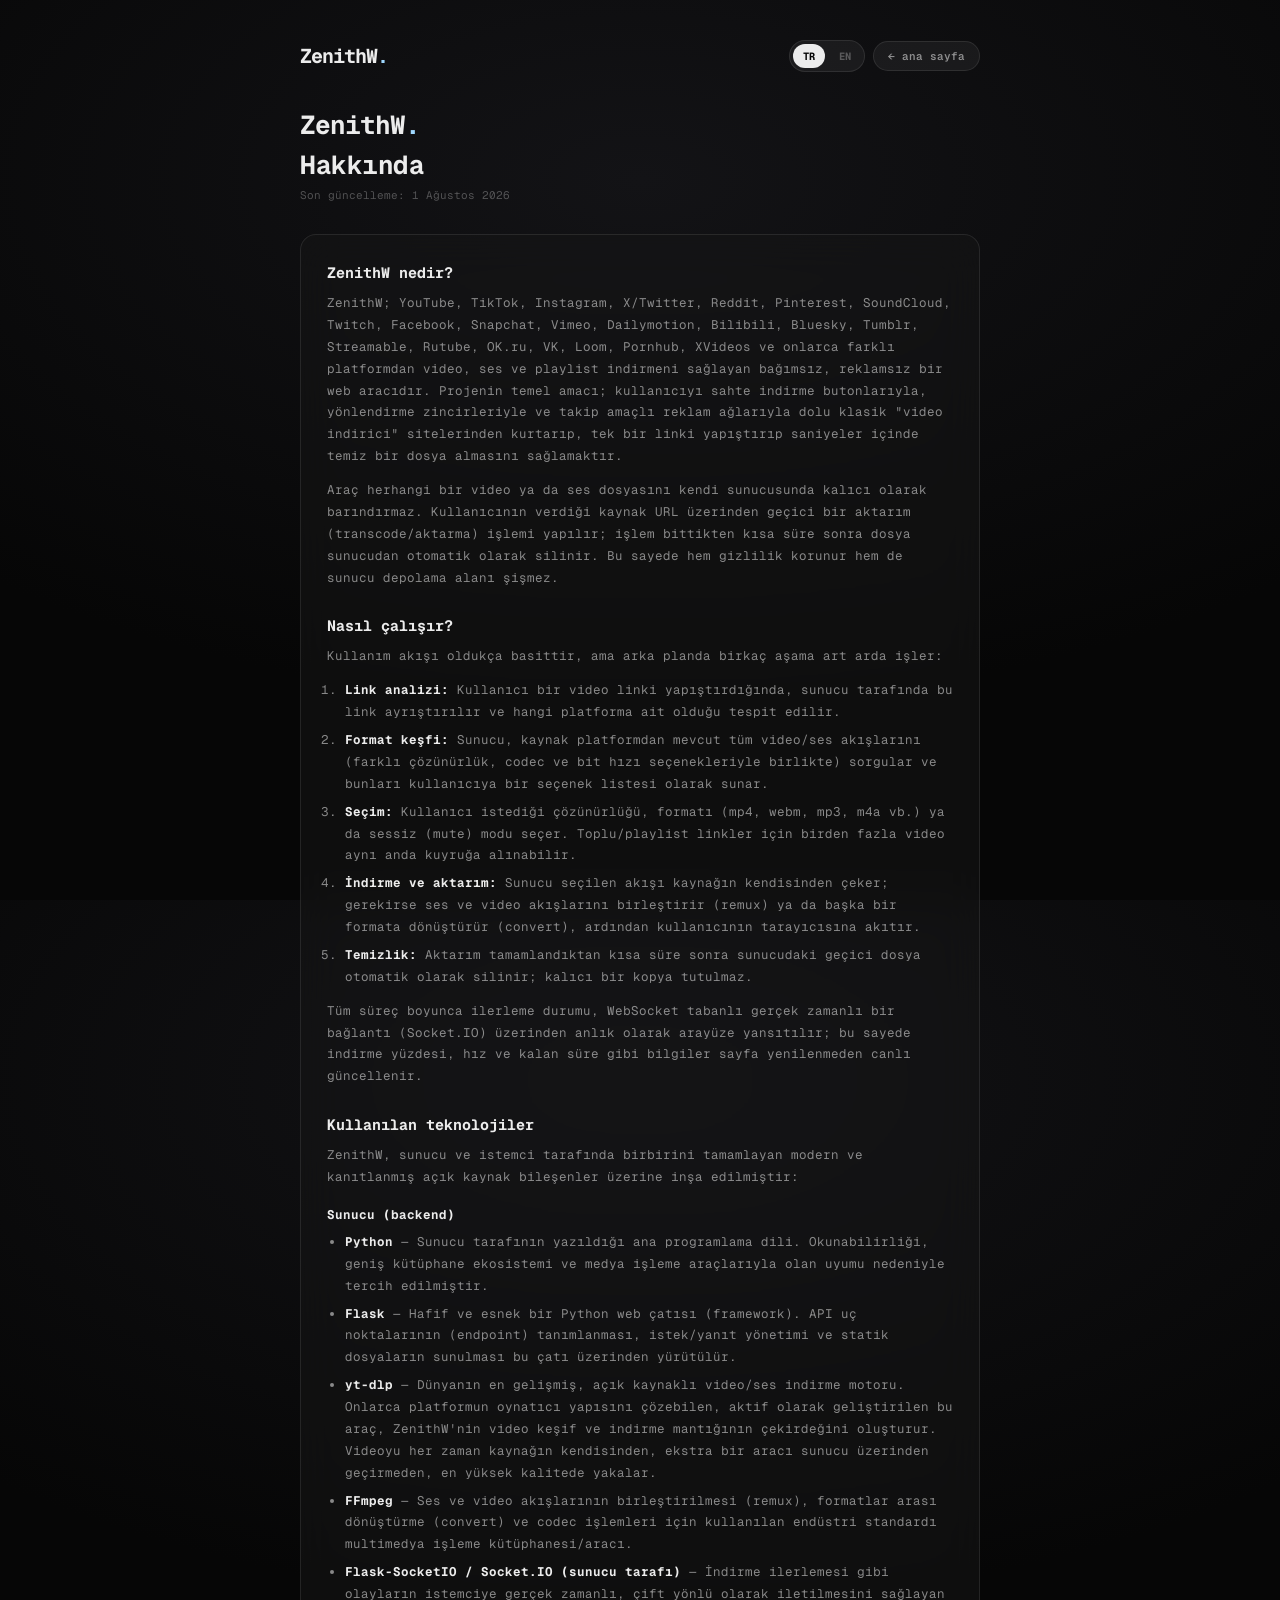
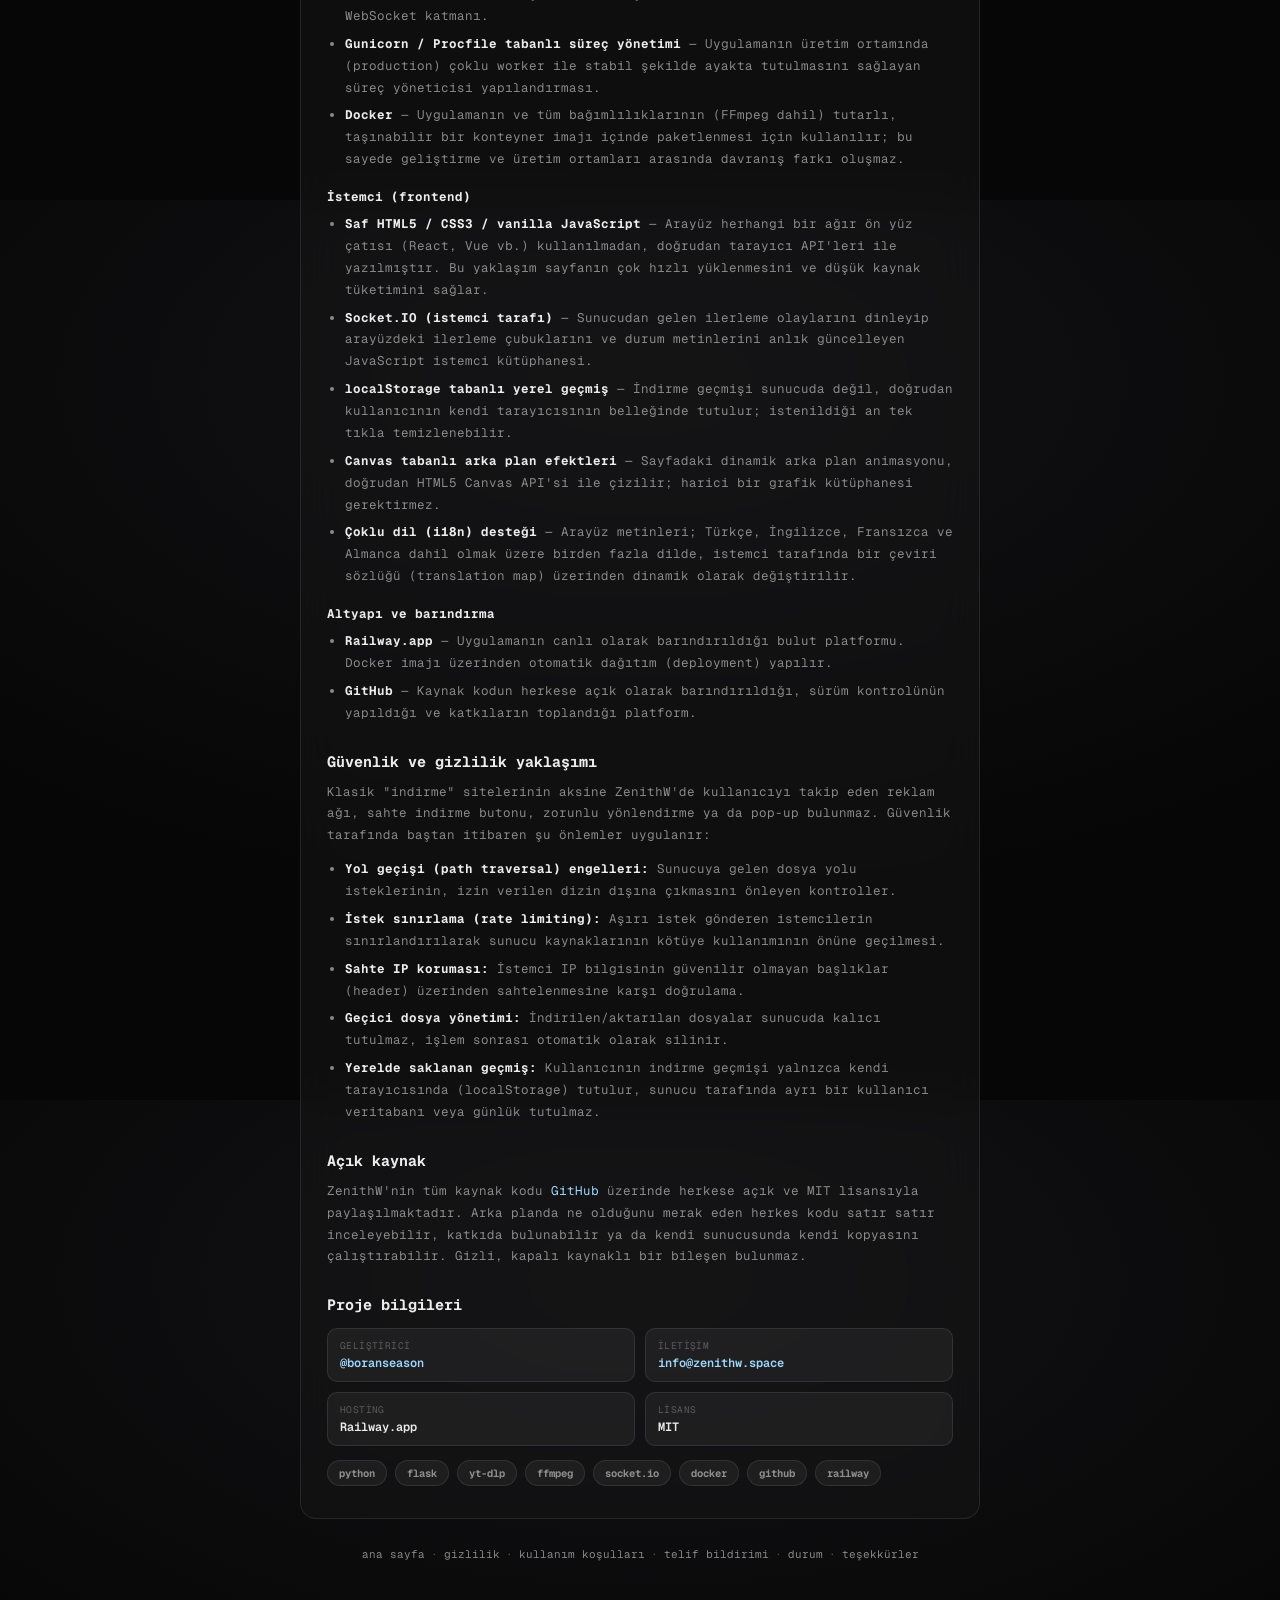
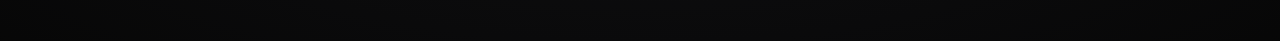
<file: backend/static/about.html>
<!DOCTYPE html>
<html lang="tr">
<head>
<meta charset="UTF-8">
<meta name="viewport" content="width=device-width, initial-scale=1.0, viewport-fit=cover">
<title id="pgTitle">Hakkında — ZenithW</title>
<meta name="description" id="pgDesc" content="ZenithW nedir, nasıl çalışır ve hangi teknolojilerle geliştirildi? Mimari, güvenlik yaklaşımı ve kullanılan araçlar hakkında detaylı bilgi.">
<meta name="robots" content="index, follow">
<link rel="canonical" href="https://zenithw.space/about.html">
<meta name="theme-color" content="#0a0a0a">
<link rel="icon" type="image/png" href="zenithw.png">
<link href="https://fonts.googleapis.com/css2?family=Geist+Mono:wght@300;400;500;600;700&display=swap" rel="stylesheet">
<link rel="stylesheet" href="style.css">
<style>
.legal-lang-toggle{display:flex;gap:4px;background:var(--chip-bg);border:1px solid var(--border);border-radius:20px;padding:3px;}
.legal-lang-toggle button{border:none;background:transparent;color:var(--text3);font-family:var(--font);font-size:10.5px;font-weight:700;padding:5px 10px;border-radius:16px;cursor:pointer;transition:all .15s;}
.legal-lang-toggle button.active{background:var(--text);color:var(--bg,#0a0a0a);}
.legal-nav{gap:10px;flex-wrap:wrap;}
.about-hero-row{display:flex;align-items:center;gap:10px;margin-bottom:6px;}
.about-hero-logo{font-size:26px;font-weight:700;letter-spacing:-1px;color:var(--text);}
.about-hero-logo span{color:var(--accent);}
.legal-body h3{font-size:12.5px;font-weight:700;color:var(--text);margin:18px 0 8px;}
.about-tag-row{display:flex;flex-wrap:wrap;gap:8px;margin:14px 0 4px;}
.about-tag-row span{font-size:10.5px;font-weight:700;color:var(--text2);background:var(--chip-bg);border:1px solid var(--border);border-radius:14px;padding:5px 11px;}
.about-info-grid{display:grid;grid-template-columns:1fr 1fr;gap:10px;margin:14px 0 4px;}
@media (max-width:520px){.about-info-grid{grid-template-columns:1fr;}}
.about-info-cell{background:var(--chip-bg,var(--surface2));border:1px solid var(--border);border-radius:10px;padding:10px 12px;}
.about-info-cell .lbl{font-size:9.5px;text-transform:uppercase;letter-spacing:0.4px;color:var(--text3);margin-bottom:3px;}
.about-info-cell .val{font-size:12px;color:var(--text);font-weight:600;}
.about-info-cell .val a{color:var(--accent);text-decoration:none;}
.about-info-cell .val a:hover{text-decoration:underline;}
.legal-body ol{margin:0 0 12px;padding-left:18px;}
.legal-body ol li{font-size:12.5px;line-height:1.75;color:var(--text2);margin-bottom:6px;}
</style>
</head>
<body>
<div class="legal-page">
  <div class="legal-nav">
    <a href="/" class="legal-logo">ZenithW<span>.</span></a>
    <div style="display:flex;align-items:center;gap:8px;">
      <div class="legal-lang-toggle" id="legalLangToggle">
        <button data-lang="tr" onclick="setLegalLang('tr')">TR</button>
        <button data-lang="en" onclick="setLegalLang('en')">EN</button>
      </div>
      <a href="/" class="legal-back" id="pgBack">← ana sayfa</a>
    </div>
  </div>
  <div class="legal-hero">
    <div class="about-hero-row"><div class="about-hero-logo">ZenithW<span>.</span></div></div>
    <h1 id="pgH1">Hakkında</h1>
    <div class="legal-updated" id="pgUpdated">Son güncelleme: 1 Ağustos 2026</div>
  </div>
  <div class="legal-body" id="pgBody"></div>
  <div class="legal-footer" id="pgFooter"></div>
</div>

<script>
const TX={
tr:{
title:'Hakkında — ZenithW',
desc:'ZenithW nedir, nasıl çalışır ve hangi teknolojilerle geliştirildi? Mimari, güvenlik yaklaşımı ve kullanılan araçlar hakkında detaylı bilgi.',
h1:'Hakkında', updated:'Son güncelleme: 1 Ağustos 2026', back:'← ana sayfa',
body:`
  <h2>ZenithW nedir?</h2>
  <p>ZenithW; YouTube, TikTok, Instagram, X/Twitter, Reddit, Pinterest, SoundCloud, Twitch, Facebook, Snapchat, Vimeo, Dailymotion, Bilibili, Bluesky, Tumblr, Streamable, Rutube, OK.ru, VK, Loom, Pornhub, XVideos ve onlarca farklı platformdan video, ses ve playlist indirmeni sağlayan bağımsız, reklamsız bir web aracıdır. Projenin temel amacı; kullanıcıyı sahte indirme butonlarıyla, yönlendirme zincirleriyle ve takip amaçlı reklam ağlarıyla dolu klasik "video indirici" sitelerinden kurtarıp, tek bir linki yapıştırıp saniyeler içinde temiz bir dosya almasını sağlamaktır.</p>
  <p>Araç herhangi bir video ya da ses dosyasını kendi sunucusunda kalıcı olarak barındırmaz. Kullanıcının verdiği kaynak URL üzerinden geçici bir aktarım (transcode/aktarma) işlemi yapılır; işlem bittikten kısa süre sonra dosya sunucudan otomatik olarak silinir. Bu sayede hem gizlilik korunur hem de sunucu depolama alanı şişmez.</p>

  <h2>Nasıl çalışır?</h2>
  <p>Kullanım akışı oldukça basittir, ama arka planda birkaç aşama art arda işler:</p>
  <ol>
    <li><strong>Link analizi:</strong> Kullanıcı bir video linki yapıştırdığında, sunucu tarafında bu link ayrıştırılır ve hangi platforma ait olduğu tespit edilir.</li>
    <li><strong>Format keşfi:</strong> Sunucu, kaynak platformdan mevcut tüm video/ses akışlarını (farklı çözünürlük, codec ve bit hızı seçenekleriyle birlikte) sorgular ve bunları kullanıcıya bir seçenek listesi olarak sunar.</li>
    <li><strong>Seçim:</strong> Kullanıcı istediği çözünürlüğü, formatı (mp4, webm, mp3, m4a vb.) ya da sessiz (mute) modu seçer. Toplu/playlist linkler için birden fazla video aynı anda kuyruğa alınabilir.</li>
    <li><strong>İndirme ve aktarım:</strong> Sunucu seçilen akışı kaynağın kendisinden çeker; gerekirse ses ve video akışlarını birleştirir (remux) ya da başka bir formata dönüştürür (convert), ardından kullanıcının tarayıcısına akıtır.</li>
    <li><strong>Temizlik:</strong> Aktarım tamamlandıktan kısa süre sonra sunucudaki geçici dosya otomatik olarak silinir; kalıcı bir kopya tutulmaz.</li>
  </ol>
  <p>Tüm süreç boyunca ilerleme durumu, WebSocket tabanlı gerçek zamanlı bir bağlantı (Socket.IO) üzerinden anlık olarak arayüze yansıtılır; bu sayede indirme yüzdesi, hız ve kalan süre gibi bilgiler sayfa yenilenmeden canlı güncellenir.</p>

  <h2>Kullanılan teknolojiler</h2>
  <p>ZenithW, sunucu ve istemci tarafında birbirini tamamlayan modern ve kanıtlanmış açık kaynak bileşenler üzerine inşa edilmiştir:</p>
  <h3>Sunucu (backend)</h3>
  <ul>
    <li><strong>Python</strong> — Sunucu tarafının yazıldığı ana programlama dili. Okunabilirliği, geniş kütüphane ekosistemi ve medya işleme araçlarıyla olan uyumu nedeniyle tercih edilmiştir.</li>
    <li><strong>Flask</strong> — Hafif ve esnek bir Python web çatısı (framework). API uç noktalarının (endpoint) tanımlanması, istek/yanıt yönetimi ve statik dosyaların sunulması bu çatı üzerinden yürütülür.</li>
    <li><strong>yt-dlp</strong> — Dünyanın en gelişmiş, açık kaynaklı video/ses indirme motoru. Onlarca platformun oynatıcı yapısını çözebilen, aktif olarak geliştirilen bu araç, ZenithW'nin video keşif ve indirme mantığının çekirdeğini oluşturur. Videoyu her zaman kaynağın kendisinden, ekstra bir aracı sunucu üzerinden geçirmeden, en yüksek kalitede yakalar.</li>
    <li><strong>FFmpeg</strong> — Ses ve video akışlarının birleştirilmesi (remux), formatlar arası dönüştürme (convert) ve codec işlemleri için kullanılan endüstri standardı multimedya işleme kütüphanesi/aracı.</li>
    <li><strong>Flask-SocketIO / Socket.IO (sunucu tarafı)</strong> — İndirme ilerlemesi gibi olayların istemciye gerçek zamanlı, çift yönlü olarak iletilmesini sağlayan WebSocket katmanı.</li>
    <li><strong>Gunicorn / Procfile tabanlı süreç yönetimi</strong> — Uygulamanın üretim ortamında (production) çoklu worker ile stabil şekilde ayakta tutulmasını sağlayan süreç yöneticisi yapılandırması.</li>
    <li><strong>Docker</strong> — Uygulamanın ve tüm bağımlılıklarının (FFmpeg dahil) tutarlı, taşınabilir bir konteyner imajı içinde paketlenmesi için kullanılır; bu sayede geliştirme ve üretim ortamları arasında davranış farkı oluşmaz.</li>
  </ul>
  <h3>İstemci (frontend)</h3>
  <ul>
    <li><strong>Saf HTML5 / CSS3 / vanilla JavaScript</strong> — Arayüz herhangi bir ağır ön yüz çatısı (React, Vue vb.) kullanılmadan, doğrudan tarayıcı API'leri ile yazılmıştır. Bu yaklaşım sayfanın çok hızlı yüklenmesini ve düşük kaynak tüketimini sağlar.</li>
    <li><strong>Socket.IO (istemci tarafı)</strong> — Sunucudan gelen ilerleme olaylarını dinleyip arayüzdeki ilerleme çubuklarını ve durum metinlerini anlık güncelleyen JavaScript istemci kütüphanesi.</li>
    <li><strong>localStorage tabanlı yerel geçmiş</strong> — İndirme geçmişi sunucuda değil, doğrudan kullanıcının kendi tarayıcısının belleğinde tutulur; istenildiği an tek tıkla temizlenebilir.</li>
    <li><strong>Canvas tabanlı arka plan efektleri</strong> — Sayfadaki dinamik arka plan animasyonu, doğrudan HTML5 Canvas API'si ile çizilir; harici bir grafik kütüphanesi gerektirmez.</li>
    <li><strong>Çoklu dil (i18n) desteği</strong> — Arayüz metinleri; Türkçe, İngilizce, Fransızca ve Almanca dahil olmak üzere birden fazla dilde, istemci tarafında bir çeviri sözlüğü (translation map) üzerinden dinamik olarak değiştirilir.</li>
  </ul>
  <h3>Altyapı ve barındırma</h3>
  <ul>
    <li><strong>Railway.app</strong> — Uygulamanın canlı olarak barındırıldığı bulut platformu. Docker imajı üzerinden otomatik dağıtım (deployment) yapılır.</li>
    <li><strong>GitHub</strong> — Kaynak kodun herkese açık olarak barındırıldığı, sürüm kontrolünün yapıldığı ve katkıların toplandığı platform.</li>
  </ul>

  <h2>Güvenlik ve gizlilik yaklaşımı</h2>
  <p>Klasik "indirme" sitelerinin aksine ZenithW'de kullanıcıyı takip eden reklam ağı, sahte indirme butonu, zorunlu yönlendirme ya da pop-up bulunmaz. Güvenlik tarafında baştan itibaren şu önlemler uygulanır:</p>
  <ul>
    <li><strong>Yol geçişi (path traversal) engelleri:</strong> Sunucuya gelen dosya yolu isteklerinin, izin verilen dizin dışına çıkmasını önleyen kontroller.</li>
    <li><strong>İstek sınırlama (rate limiting):</strong> Aşırı istek gönderen istemcilerin sınırlandırılarak sunucu kaynaklarının kötüye kullanımının önüne geçilmesi.</li>
    <li><strong>Sahte IP koruması:</strong> İstemci IP bilgisinin güvenilir olmayan başlıklar (header) üzerinden sahtelenmesine karşı doğrulama.</li>
    <li><strong>Geçici dosya yönetimi:</strong> İndirilen/aktarılan dosyalar sunucuda kalıcı tutulmaz, işlem sonrası otomatik olarak silinir.</li>
    <li><strong>Yerelde saklanan geçmiş:</strong> Kullanıcının indirme geçmişi yalnızca kendi tarayıcısında (localStorage) tutulur, sunucu tarafında ayrı bir kullanıcı veritabanı veya günlük tutulmaz.</li>
  </ul>

  <h2>Açık kaynak</h2>
  <p>ZenithW'nin tüm kaynak kodu <a href="https://github.com/kakangeldi82-netizen/zenithw" target="_blank">GitHub</a> üzerinde herkese açık ve MIT lisansıyla paylaşılmaktadır. Arka planda ne olduğunu merak eden herkes kodu satır satır inceleyebilir, katkıda bulunabilir ya da kendi sunucusunda kendi kopyasını çalıştırabilir. Gizli, kapalı kaynaklı bir bileşen bulunmaz.</p>

  <h2>Proje bilgileri</h2>
  <div class="about-info-grid">
    <div class="about-info-cell"><div class="lbl">geliştirici</div><div class="val"><a href="https://www.instagram.com/boranseason" target="_blank">@boranseason</a></div></div>
    <div class="about-info-cell"><div class="lbl">iletişim</div><div class="val"><a href="mailto:info@zenithw.space">info@zenithw.space</a></div></div>
    <div class="about-info-cell"><div class="lbl">hosting</div><div class="val">Railway.app</div></div>
    <div class="about-info-cell"><div class="lbl">lisans</div><div class="val">MIT</div></div>
  </div>
  <div class="about-tag-row">
    <span>python</span><span>flask</span><span>yt-dlp</span><span>ffmpeg</span><span>socket.io</span><span>docker</span><span>github</span><span>railway</span>
  </div>`,
footer:'<a href="/">ana sayfa</a>·<a href="/privacy.html">gizlilik</a>·<a href="/terms.html">kullanım koşulları</a>·<a href="/dmca.html">telif bildirimi</a>·<a href="/status.html">durum</a>·<a href="/thanks.html">teşekkürler</a>'
},
en:{
title:'About — ZenithW',
desc:'What is ZenithW, how does it work, and what technologies power it? Detailed information about the architecture, security approach, and tools used.',
h1:'About', updated:'Last updated: August 1, 2026', back:'← home',
body:`
  <h2>What is ZenithW?</h2>
  <p>ZenithW is an independent, ad-free web tool that lets you download video, audio, and playlists from YouTube, TikTok, Instagram, X/Twitter, Reddit, Pinterest, SoundCloud, Twitch, Facebook, Snapchat, Vimeo, Dailymotion, Bilibili, Bluesky, Tumblr, Streamable, Rutube, OK.ru, VK, Loom, Pornhub, XVideos, and dozens of other platforms. The project's core goal is to free users from the typical "video downloader" sites full of fake download buttons, redirect chains, and tracking ad networks, letting them simply paste a link and get a clean file within seconds.</p>
  <p>The tool does not permanently host any video or audio file on its own server. It performs a temporary transfer from the source URL the user provides; shortly after the process finishes, the file is automatically deleted from the server. This protects privacy and keeps server storage from filling up.</p>

  <h2>How does it work?</h2>
  <p>The user-facing flow is simple, but a few stages run behind the scenes:</p>
  <ol>
    <li><strong>Link analysis:</strong> When a user pastes a video link, the server parses it and identifies which platform it belongs to.</li>
    <li><strong>Format discovery:</strong> The server queries the source platform for all available video/audio streams (with different resolutions, codecs, and bitrates) and presents them to the user as a list of options.</li>
    <li><strong>Selection:</strong> The user picks the desired resolution, format (mp4, webm, mp3, m4a, etc.), or mute mode. For playlists/bulk links, multiple videos can be queued at once.</li>
    <li><strong>Download and transfer:</strong> The server fetches the selected stream directly from the source, merges audio and video streams if needed (remux) or converts to another format (convert), then streams it to the user's browser.</li>
    <li><strong>Cleanup:</strong> Shortly after the transfer completes, the temporary file on the server is automatically deleted; no permanent copy is kept.</li>
  </ol>
  <p>Throughout the process, progress is reflected live in the UI through a real-time WebSocket connection (Socket.IO), so download percentage, speed, and remaining time update instantly without a page refresh.</p>

  <h2>Technologies used</h2>
  <p>ZenithW is built on complementary, proven open-source components on both the server and client side:</p>
  <h3>Backend</h3>
  <ul>
    <li><strong>Python</strong> — The main language the server is written in, chosen for its readability, broad library ecosystem, and strong compatibility with media-processing tools.</li>
    <li><strong>Flask</strong> — A lightweight, flexible Python web framework used to define API endpoints, handle requests/responses, and serve static files.</li>
    <li><strong>yt-dlp</strong> — The world's most advanced open-source video/audio download engine. Capable of parsing dozens of platforms' player structures and actively maintained, it forms the core of ZenithW's video discovery and download logic, always fetching the video directly from the source at the highest available quality.</li>
    <li><strong>FFmpeg</strong> — The industry-standard multimedia processing tool/library used for merging audio and video streams (remux), converting between formats, and codec operations.</li>
    <li><strong>Flask-SocketIO / Socket.IO (server side)</strong> — The WebSocket layer that delivers events like download progress to the client in real time, bidirectionally.</li>
    <li><strong>Gunicorn / Procfile-based process management</strong> — Process manager configuration that keeps the app stable in production with multiple workers.</li>
    <li><strong>Docker</strong> — Used to package the app and all its dependencies (including FFmpeg) into a consistent, portable container image, ensuring no behavior gap between development and production.</li>
  </ul>
  <h3>Frontend</h3>
  <ul>
    <li><strong>Plain HTML5 / CSS3 / vanilla JavaScript</strong> — The interface is built directly with browser APIs, without a heavy frontend framework (React, Vue, etc.), keeping the page fast to load and light on resources.</li>
    <li><strong>Socket.IO (client side)</strong> — The JavaScript client library that listens for progress events from the server and updates progress bars and status text live.</li>
    <li><strong>localStorage-based local history</strong> — Download history is kept only in the user's own browser memory, not on the server, and can be cleared with a single click at any time.</li>
    <li><strong>Canvas-based background effects</strong> — The dynamic background animation on the page is drawn directly with the HTML5 Canvas API, with no external graphics library required.</li>
    <li><strong>Multilingual (i18n) support</strong> — Interface text is dynamically switched client-side through a translation map, including Turkish, English, French, and German.</li>
  </ul>
  <h3>Infrastructure and hosting</h3>
  <ul>
    <li><strong>Railway.app</strong> — The cloud platform where the live application is hosted, with automatic deployment from the Docker image.</li>
    <li><strong>GitHub</strong> — The platform where the source code is publicly hosted, version-controlled, and where contributions are collected.</li>
  </ul>

  <h2>Security and privacy approach</h2>
  <p>Unlike typical "downloader" sites, ZenithW has no tracking ad networks, fake download buttons, forced redirects, or pop-ups. On the security side, the following measures are in place from the start:</p>
  <ul>
    <li><strong>Path traversal protections:</strong> Checks that prevent incoming file path requests from escaping the allowed directory.</li>
    <li><strong>Rate limiting:</strong> Clients sending excessive requests are throttled to prevent abuse of server resources.</li>
    <li><strong>Spoofed IP protection:</strong> Validation against client IP information being spoofed via untrusted headers.</li>
    <li><strong>Temporary file management:</strong> Downloaded/transferred files are not kept permanently on the server and are automatically deleted after processing.</li>
    <li><strong>Locally stored history:</strong> The user's download history is kept only in their own browser (localStorage); the server does not maintain a separate user database or log of it.</li>
  </ul>

  <h2>Open source</h2>
  <p>ZenithW's entire source code is publicly available on <a href="https://github.com/kakangeldi82-netizen/zenithw" target="_blank">GitHub</a> under the MIT license. Anyone curious about what happens behind the scenes can review the code line by line, contribute, or run their own instance on their own server. There are no hidden, closed-source components.</p>

  <h2>Project info</h2>
  <div class="about-info-grid">
    <div class="about-info-cell"><div class="lbl">developer</div><div class="val"><a href="https://www.instagram.com/boranseason" target="_blank">@boranseason</a></div></div>
    <div class="about-info-cell"><div class="lbl">contact</div><div class="val"><a href="mailto:info@zenithw.space">info@zenithw.space</a></div></div>
    <div class="about-info-cell"><div class="lbl">hosting</div><div class="val">Railway.app</div></div>
    <div class="about-info-cell"><div class="lbl">license</div><div class="val">MIT</div></div>
  </div>
  <div class="about-tag-row">
    <span>python</span><span>flask</span><span>yt-dlp</span><span>ffmpeg</span><span>socket.io</span><span>docker</span><span>github</span><span>railway</span>
  </div>`,
footer:'<a href="/">home</a>·<a href="/privacy.html">privacy</a>·<a href="/terms.html">terms of service</a>·<a href="/dmca.html">copyright notice</a>·<a href="/status.html">status</a>·<a href="/thanks.html">thanks</a>'
}
};
function setLegalLang(l){
  const t=TX[l]||TX.en;
  document.documentElement.lang=l;
  document.getElementById('pgTitle').textContent=t.title;
  document.getElementById('pgDesc').setAttribute('content',t.desc);
  document.getElementById('pgH1').textContent=t.h1;
  document.getElementById('pgUpdated').textContent=t.updated;
  document.getElementById('pgBack').textContent=t.back;
  document.getElementById('pgBody').innerHTML=t.body;
  document.getElementById('pgFooter').innerHTML=t.footer;
  document.querySelectorAll('#legalLangToggle button').forEach(b=>b.classList.toggle('active',b.dataset.lang===l));
  try{localStorage.setItem('zw_lang',l);}catch(e){}
}
(function(){
  let saved='tr';
  try{saved=localStorage.getItem('zw_lang')||'tr';}catch(e){}
  if(saved!=='tr')saved='en';
  setLegalLang(saved);
})();
</script>
</body>
</html>
</file>
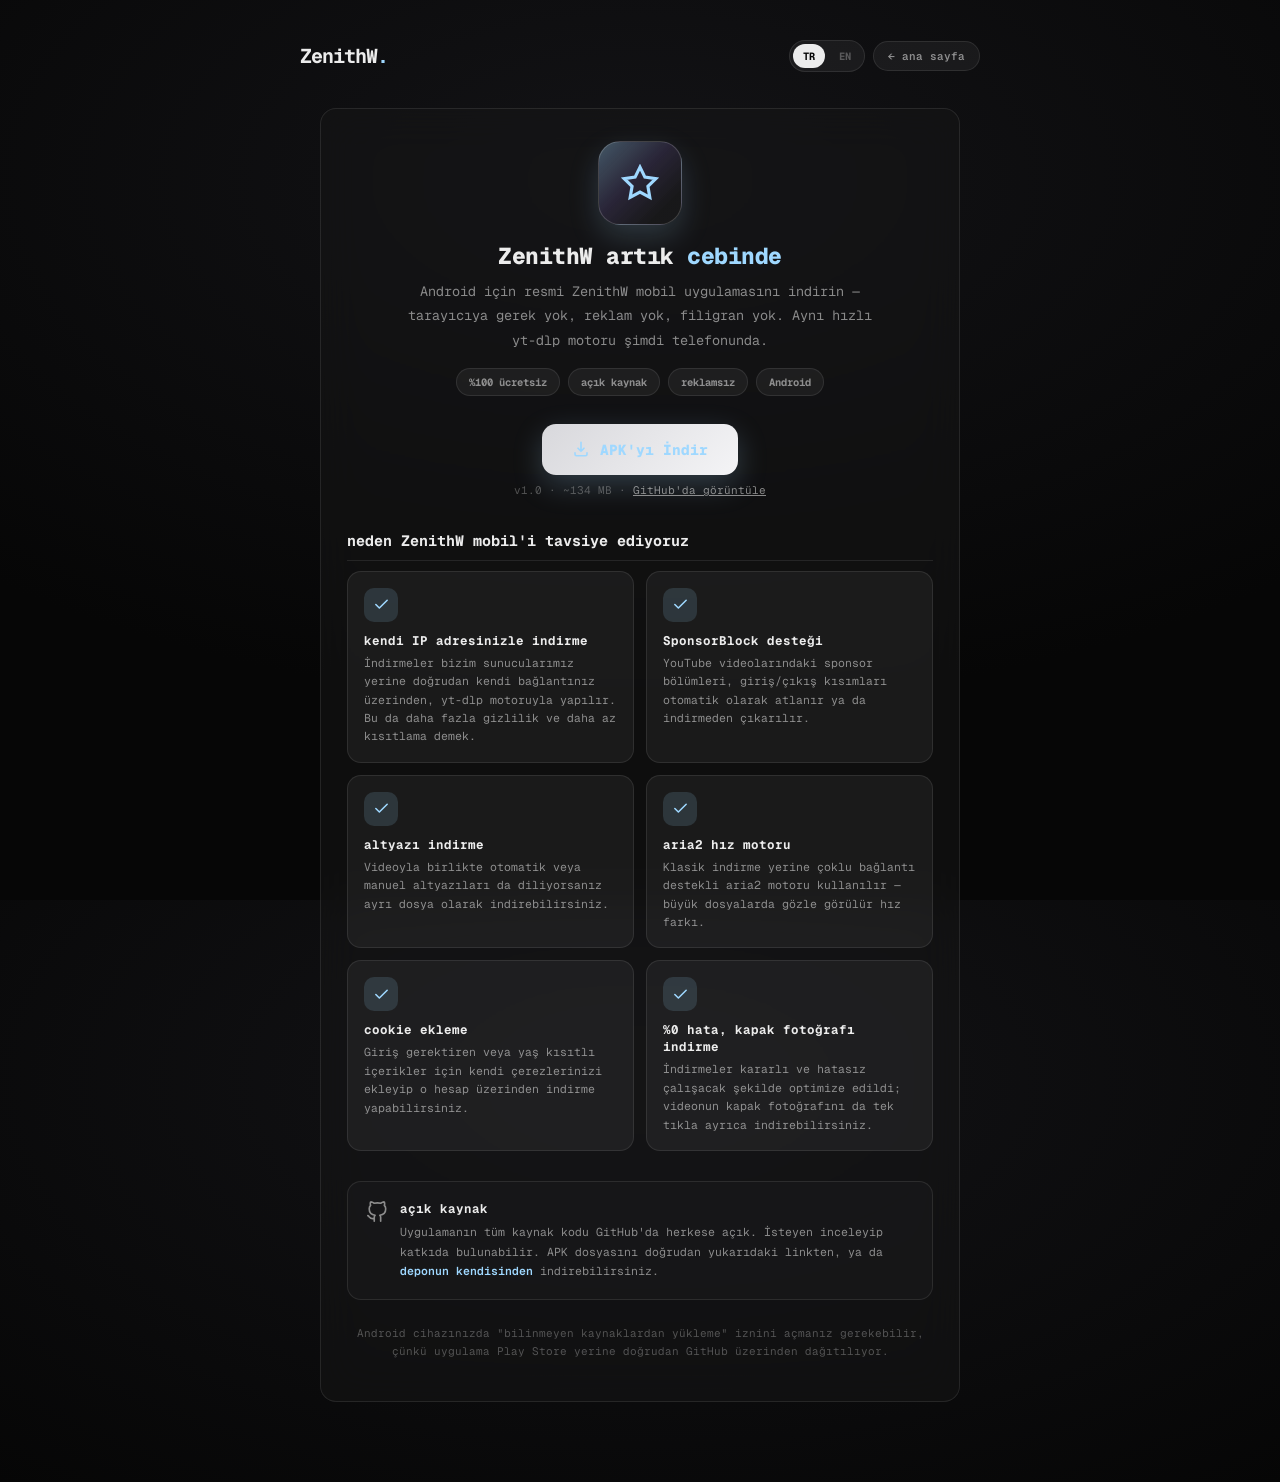
<file: backend/static/app.html>
<!DOCTYPE html>
<html lang="tr">
<head>
<meta charset="UTF-8">
<meta name="viewport" content="width=device-width, initial-scale=1.0, viewport-fit=cover">
<title id="pgTitle">Mobil Uygulama — ZenithW</title>
<meta name="description" id="pgDesc" content="ZenithW mobil uygulamasını indirin — Android için ücretsiz, reklamsız video indirici. Kendi IP'nizle indirme, SponsorBlock, altyazı, aria2 hız motoru ve daha fazlası.">
<meta name="keywords" content="zenithw apk, zenithw mobil uygulama, android video indirici, ücretsiz video indirici apk">
<meta name="robots" content="index, follow">
<link rel="canonical" href="https://zenithw.space/app.html">
<meta property="og:type" content="website">
<meta property="og:title" content="ZenithW Mobil Uygulama — Android için ücretsiz video indirici">
<meta property="og:description" content="Kendi IP adresinizle yt-dlp üzerinden indirme, SponsorBlock, altyazı, aria2 hız motoru, cookie desteği ve %0 hatayla kapak fotoğrafı indirme.">
<meta property="og:url" content="https://zenithw.space/app.html">
<meta property="og:site_name" content="ZenithW">
<meta property="og:locale" content="tr_TR">
<meta name="twitter:card" content="summary_large_image">
<meta name="theme-color" content="#0a0a0a">
<link href="https://fonts.googleapis.com/css2?family=Geist+Mono:wght@300;400;500;600;700&display=swap" rel="stylesheet">
<link rel="stylesheet" href="style.css">
<script src="version.js"></script>
<style>
.legal-lang-toggle{display:flex;gap:4px;background:var(--chip-bg);border:1px solid var(--border);border-radius:20px;padding:3px;}
.legal-lang-toggle button{border:none;background:transparent;color:var(--text3);font-family:var(--font);font-size:10.5px;font-weight:700;padding:5px 10px;border-radius:16px;cursor:pointer;transition:all .15s;}
.legal-lang-toggle button.active{background:var(--text);color:var(--bg);}
.legal-nav{gap:10px;flex-wrap:wrap;}

.app-hero{text-align:center;margin-bottom:28px;}
.app-icon{width:84px;height:84px;border-radius:22px;margin:0 auto 16px;background:linear-gradient(135deg,rgba(var(--accent-rgb),0.35),rgba(168,139,250,0.15) 45%,var(--surface2) 80%);border:1px solid var(--border2);display:flex;align-items:center;justify-content:center;box-shadow:0 12px 30px rgba(var(--accent-rgb),0.18);}
.app-icon svg{width:38px;height:38px;color:var(--accent);}
.app-hero h1{font-size:23px;font-weight:800;letter-spacing:-.5px;color:var(--text);margin:0 0 8px;}
.app-hero h1 span{color:var(--accent);}
.app-hero p{font-size:13.5px;line-height:1.8;color:var(--text2);margin:0 auto;max-width:480px;}

.app-badges{display:flex;justify-content:center;gap:8px;margin:16px 0 22px;flex-wrap:wrap;}
.app-badge{font-size:10.5px;font-weight:700;color:var(--text2);background:var(--chip-bg);border:1px solid var(--border);border-radius:20px;padding:6px 12px;}

.app-dl-wrap{display:flex;flex-direction:column;align-items:center;gap:8px;margin-bottom:34px;}
.app-dl-btn{display:flex;align-items:center;justify-content:center;gap:10px;background:var(--btn-bg);border:none;border-radius:14px;padding:16px 30px;color:var(--btn-color);font-size:14.5px;font-weight:800;font-family:var(--font);cursor:pointer;text-decoration:none;transition:opacity .15s,transform .1s;box-shadow:0 10px 30px rgba(var(--accent-rgb),0.22);}
.app-dl-btn:hover{opacity:.9;transform:translateY(-1px);}
.app-dl-btn svg{width:18px;height:18px;}
.app-dl-meta{font-size:11px;color:var(--text3);}
.app-dl-meta a{color:var(--text2);text-decoration:underline;}

.app-why{font-size:15px;font-weight:800;color:var(--text);margin:0 0 16px;padding-bottom:10px;border-bottom:1px solid var(--border);}

.app-grid{display:grid;grid-template-columns:1fr 1fr;gap:12px;margin-bottom:30px;}
@media(max-width:520px){.app-grid{grid-template-columns:1fr;}}
.app-feat{background:var(--chip-bg);border:1px solid var(--border);border-radius:14px;padding:16px;}
.app-feat-icon{width:34px;height:34px;border-radius:10px;background:rgba(var(--accent-rgb),0.14);display:flex;align-items:center;justify-content:center;color:var(--accent);margin-bottom:10px;}
.app-feat-icon svg{width:17px;height:17px;}
.app-feat h3{font-size:12.5px;font-weight:700;color:var(--text);margin:0 0 5px;}
.app-feat p{font-size:11.5px;line-height:1.6;color:var(--text2);margin:0;}

.app-source{background:var(--surface2);border:1px solid var(--border);border-radius:14px;padding:18px;margin-bottom:10px;display:flex;align-items:flex-start;gap:12px;}
.app-source svg{width:22px;height:22px;color:var(--text2);flex-shrink:0;margin-top:1px;}
.app-source h3{font-size:12.5px;font-weight:700;color:var(--text);margin:0 0 5px;}
.app-source p{font-size:11.5px;line-height:1.7;color:var(--text2);margin:0;}
.app-source a{color:var(--accent);text-decoration:none;font-weight:600;}
.app-source a:hover{text-decoration:underline;}

.app-note{font-size:11px;color:var(--text3);text-align:center;margin-top:24px;line-height:1.7;}
</style>
</head>
<body>
<div class="legal-page">
  <div class="legal-nav">
    <a href="/" class="legal-logo">ZenithW<span>.</span></a>
    <div style="display:flex;align-items:center;gap:8px;">
      <div class="legal-lang-toggle" id="legalLangToggle">
        <button data-lang="tr" onclick="setLang('tr')">TR</button>
        <button data-lang="en" onclick="setLang('en')">EN</button>
      </div>
      <a href="/" class="legal-back" id="pgBack">← ana sayfa</a>
    </div>
  </div>

  <div class="legal-body" style="max-width:640px;margin:0 auto;padding:32px 26px 40px;">

    <div class="app-hero">
      <div class="app-icon">
        <svg viewBox="0 0 24 24" fill="none" stroke="currentColor" stroke-width="2"><path d="M12 2l3.09 6.26L22 9.27l-5 4.87 1.18 6.88L12 17.77l-6.18 3.25L7 14.14 2 9.27l6.91-1.01L12 2z"/></svg>
      </div>
      <h1 id="hTitle">ZenithW artık <span>cebinde</span></h1>
      <p id="hDesc">Android için resmi ZenithW mobil uygulamasını indirin — tarayıcıya gerek yok, reklam yok, filigran yok. Aynı hızlı yt-dlp motoru şimdi telefonunda.</p>
      <div class="app-badges" id="hBadges">
        <span class="app-badge">%100 ücretsiz</span>
        <span class="app-badge">açık kaynak</span>
        <span class="app-badge">reklamsız</span>
        <span class="app-badge">Android</span>
      </div>
    </div>

    <div class="app-dl-wrap">
      <a class="app-dl-btn" href="https://github.com/kakangeldi82-netizen/zenithwapp/releases/download/zen/app-release.apk" id="dlBtn">
        <svg viewBox="0 0 24 24" fill="none" stroke="currentColor" stroke-width="2.2"><path d="M12 3v12m0 0l-4-4m4 4l4-4" stroke-linecap="round" stroke-linejoin="round"/><path d="M4 17v2a2 2 0 002 2h12a2 2 0 002-2v-2" stroke-linecap="round" stroke-linejoin="round"/></svg>
        <span id="dlBtnTxt">APK'yı İndir</span>
      </a>
      <div class="app-dl-meta" id="dlMeta">v1.0 · ~134 MB · <a href="https://github.com/kakangeldi82-netizen/zenithwapp" target="_blank" rel="noopener">GitHub'da görüntüle</a></div>
    </div>

    <h2 class="app-why" id="whyTitle">neden ZenithW mobil'i tavsiye ediyoruz</h2>
    <div class="app-grid" id="featGrid"></div>

    <div class="app-source">
      <svg viewBox="0 0 24 24" fill="none" stroke="currentColor" stroke-width="1.8"><path d="M9 19c-5 1.5-5-2.5-7-3m14 6v-3.87a3.37 3.37 0 00-.94-2.61c3.14-.35 6.44-1.54 6.44-7A5.44 5.44 0 0020 4.77 5.07 5.07 0 0019.91 1S18.73.65 16 2.48a13.38 13.38 0 00-7 0C6.27.65 5.09 1 5.09 1A5.07 5.07 0 005 4.77a5.44 5.44 0 00-1.5 3.78c0 5.42 3.3 6.61 6.44 7A3.37 3.37 0 009 18.13V22" stroke-linecap="round" stroke-linejoin="round"/></svg>
      <div>
        <h3 id="srcTitle">açık kaynak</h3>
        <p id="srcDesc">Uygulamanın tüm kaynak kodu GitHub'da herkese açık. İsteyen inceleyip katkıda bulunabilir. APK dosyasını doğrudan yukarıdaki linkten, ya da <a href="https://github.com/kakangeldi82-netizen/zenithwapp" target="_blank" rel="noopener">deponun kendisinden</a> indirebilirsiniz.</p>
      </div>
    </div>

    <div class="app-note" id="noteTxt">Android cihazınızda "bilinmeyen kaynaklardan yükleme" iznini açmanız gerekebilir, çünkü uygulama Play Store yerine doğrudan GitHub üzerinden dağıtılıyor.</div>

  </div>
</div>

<script>
const TX={
  tr:{back:'← ana sayfa',hTitle:'ZenithW artık <span>cebinde</span>',
    hDesc:'Android için resmi ZenithW mobil uygulamasını indirin — tarayıcıya gerek yok, reklam yok, filigran yok. Aynı hızlı yt-dlp motoru şimdi telefonunda.',
    badges:['%100 ücretsiz','açık kaynak','reklamsız','Android'],
    dlBtnTxt:"APK'yı İndir",dlMeta:'v1.0 · ~134 MB · <a href="https://github.com/kakangeldi82-netizen/zenithwapp" target="_blank" rel="noopener">GitHub\'da görüntüle</a>',
    whyTitle:'neden ZenithW mobil\'i tavsiye ediyoruz',
    srcTitle:'açık kaynak',
    srcDesc:'Uygulamanın tüm kaynak kodu GitHub\'da herkese açık. İsteyen inceleyip katkıda bulunabilir. APK dosyasını doğrudan yukarıdaki linkten, ya da <a href="https://github.com/kakangeldi82-netizen/zenithwapp" target="_blank" rel="noopener">deponun kendisinden</a> indirebilirsiniz.',
    noteTxt:'Android cihazınızda "bilinmeyen kaynaklardan yükleme" iznini açmanız gerekebilir, çünkü uygulama Play Store yerine doğrudan GitHub üzerinden dağıtılıyor.',
    feats:[
      {t:'kendi IP adresinizle indirme',d:'İndirmeler bizim sunucularımız yerine doğrudan kendi bağlantınız üzerinden, yt-dlp motoruyla yapılır. Bu da daha fazla gizlilik ve daha az kısıtlama demek.'},
      {t:'SponsorBlock desteği',d:'YouTube videolarındaki sponsor bölümleri, giriş/çıkış kısımları otomatik olarak atlanır ya da indirmeden çıkarılır.'},
      {t:'altyazı indirme',d:'Videoyla birlikte otomatik veya manuel altyazıları da diliyorsanız ayrı dosya olarak indirebilirsiniz.'},
      {t:'aria2 hız motoru',d:'Klasik indirme yerine çoklu bağlantı destekli aria2 motoru kullanılır — büyük dosyalarda gözle görülür hız farkı.'},
      {t:'cookie ekleme',d:'Giriş gerektiren veya yaş kısıtlı içerikler için kendi çerezlerinizi ekleyip o hesap üzerinden indirme yapabilirsiniz.'},
      {t:'%0 hata, kapak fotoğrafı indirme',d:'İndirmeler kararlı ve hatasız çalışacak şekilde optimize edildi; videonun kapak fotoğrafını da tek tıkla ayrıca indirebilirsiniz.'}
    ]},
  en:{back:'← home',hTitle:'ZenithW is now <span>in your pocket</span>',
    hDesc:'Download the official ZenithW app for Android — no browser needed, no ads, no watermarks. The same fast yt-dlp engine, now on your phone.',
    badges:['100% free','open source','ad-free','Android'],
    dlBtnTxt:'Download APK',dlMeta:'v1.0 · ~134 MB · <a href="https://github.com/kakangeldi82-netizen/zenithwapp" target="_blank" rel="noopener">View on GitHub</a>',
    whyTitle:'why we recommend the ZenithW app',
    srcTitle:'open source',
    srcDesc:'The app\'s entire source code is public on GitHub. Anyone can review it or contribute. Grab the APK from the link above, or straight from the <a href="https://github.com/kakangeldi82-netizen/zenithwapp" target="_blank" rel="noopener">repo itself</a>.',
    noteTxt:'You may need to enable "install from unknown sources" on your Android device, since the app is distributed directly via GitHub rather than the Play Store.',
    feats:[
      {t:'downloads via your own IP',d:'Downloads run through your own connection with the yt-dlp engine instead of our servers — more privacy, fewer restrictions.'},
      {t:'SponsorBlock support',d:'Sponsor segments and intros/outros on YouTube videos are automatically skipped or stripped from the download.'},
      {t:'subtitle downloads',d:'Grab auto-generated or manual subtitles as a separate file alongside the video, if you want them.'},
      {t:'aria2 speed engine',d:'Uses the multi-connection aria2 download engine instead of a basic downloader — a noticeable speed boost on large files.'},
      {t:'cookie support',d:'Add your own cookies for login-gated or age-restricted content and download through that account.'},
      {t:'0% error rate, thumbnail downloads',d:'Downloads are tuned to be stable and error-free, and you can also grab the video\'s thumbnail separately with one tap.'}
    ]}
};
function setLang(l){
  const t=TX[l]||TX.tr;
  document.documentElement.lang=l;
  document.getElementById('pgBack').textContent=t.back;
  document.getElementById('hTitle').innerHTML=t.hTitle;
  document.getElementById('hDesc').textContent=t.hDesc;
  document.getElementById('hBadges').innerHTML=t.badges.map(b=>`<span class="app-badge">${b}</span>`).join('');
  document.getElementById('dlBtnTxt').textContent=t.dlBtnTxt;
  document.getElementById('dlMeta').innerHTML=t.dlMeta;
  document.getElementById('whyTitle').textContent=t.whyTitle;
  document.getElementById('srcTitle').textContent=t.srcTitle;
  document.getElementById('srcDesc').innerHTML=t.srcDesc;
  document.getElementById('noteTxt').textContent=t.noteTxt;
  document.getElementById('featGrid').innerHTML=t.feats.map(f=>`
    <div class="app-feat">
      <div class="app-feat-icon"><svg viewBox="0 0 24 24" fill="none" stroke="currentColor" stroke-width="2.2"><path d="M20 6L9 17l-5-5" stroke-linecap="round" stroke-linejoin="round"/></svg></div>
      <h3>${f.t}</h3><p>${f.d}</p>
    </div>`).join('');
  document.querySelectorAll('#legalLangToggle button').forEach(b=>b.classList.toggle('active',b.dataset.lang===l));
  try{localStorage.setItem('zw_lang',l);}catch(e){}
}
(function(){
  let saved='tr';
  try{saved=localStorage.getItem('zw_lang')||'tr';}catch(e){}
  if(saved!=='tr')saved='en';
  setLang(saved);
})();
</script>
</body>
</html>
</file>
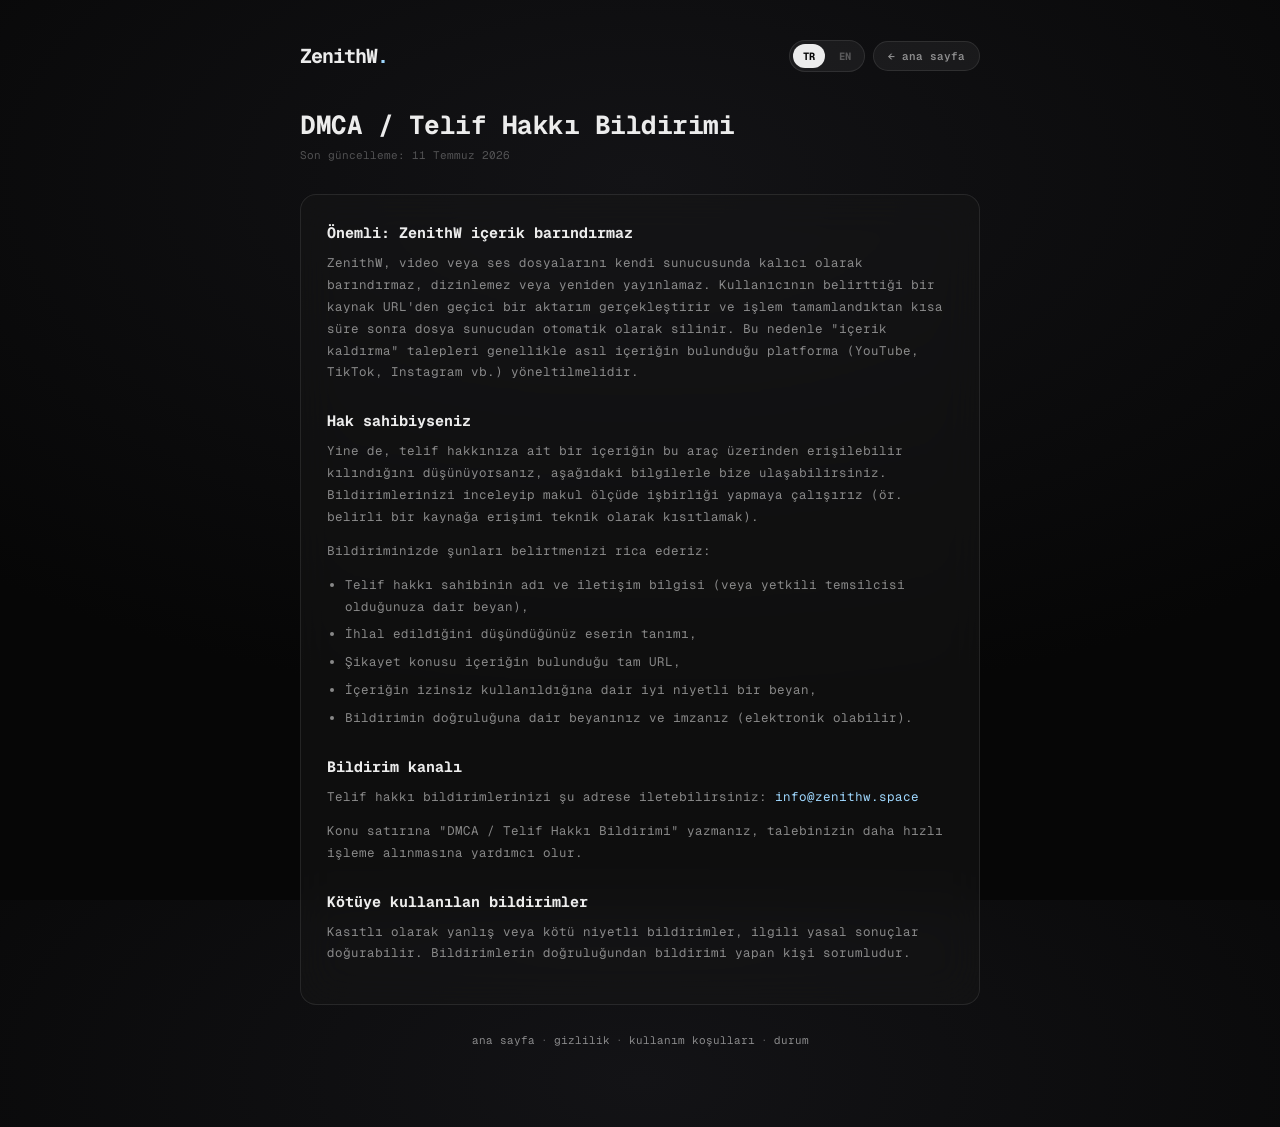
<file: backend/static/dmca.html>
<!DOCTYPE html>
<html lang="tr">
<head>
<meta charset="UTF-8">
<meta name="viewport" content="width=device-width, initial-scale=1.0, viewport-fit=cover">
<title id="pgTitle">DMCA / Telif Hakkı Bildirimi — ZenithW</title>
<meta name="description" id="pgDesc" content="ZenithW telif hakkı ihlali bildirim süreci: hak sahipleri içerik kaldırma talebini nasıl iletebilir.">
<meta name="robots" content="index, follow">
<link rel="canonical" href="https://zenithw.space/dmca.html">
<meta name="theme-color" content="#0a0a0a">
<link href="https://fonts.googleapis.com/css2?family=Geist+Mono:wght@300;400;500;600;700&display=swap" rel="stylesheet">
<link rel="stylesheet" href="style.css">
<style>.legal-lang-toggle{display:flex;gap:4px;background:var(--chip-bg);border:1px solid var(--border);border-radius:20px;padding:3px;}
.legal-lang-toggle button{border:none;background:transparent;color:var(--text3);font-family:var(--font);font-size:10.5px;font-weight:700;padding:5px 10px;border-radius:16px;cursor:pointer;transition:all .15s;}
.legal-lang-toggle button.active{background:var(--text);color:var(--bg,#0a0a0a);}
.legal-nav{gap:10px;flex-wrap:wrap;}</style>
</head>
<body>
<div class="legal-page">
  <div class="legal-nav">
    <a href="/" class="legal-logo">ZenithW<span>.</span></a>
    <div style="display:flex;align-items:center;gap:8px;">
      <div class="legal-lang-toggle" id="legalLangToggle">
        <button data-lang="tr" onclick="setLegalLang('tr')">TR</button>
        <button data-lang="en" onclick="setLegalLang('en')">EN</button>
      </div>
      <a href="/" class="legal-back" id="pgBack">← ana sayfa</a>
    </div>
  </div>
  <div class="legal-hero">
    <h1 id="pgH1">DMCA / Telif Hakkı Bildirimi</h1>
    <div class="legal-updated" id="pgUpdated">Son güncelleme: 11 Temmuz 2026</div>
  </div>
  <div class="legal-body" id="pgBody"></div>
  <div class="legal-footer" id="pgFooter"></div>
</div>

<script>
const TX={
  tr:{
    title:'DMCA / Telif Hakkı Bildirimi — ZenithW',
    desc:'ZenithW telif hakkı ihlali bildirim süreci: hak sahipleri içerik kaldırma talebini nasıl iletebilir.',
    h1:'DMCA / Telif Hakkı Bildirimi', updated:'Son güncelleme: 11 Temmuz 2026', back:'← ana sayfa',
    body:`
      <h2>Önemli: ZenithW içerik barındırmaz</h2>
      <p>ZenithW, video veya ses dosyalarını kendi sunucusunda kalıcı olarak barındırmaz, dizinlemez veya yeniden yayınlamaz. Kullanıcının belirttiği bir kaynak URL'den geçici bir aktarım gerçekleştirir ve işlem tamamlandıktan kısa süre sonra dosya sunucudan otomatik olarak silinir. Bu nedenle "içerik kaldırma" talepleri genellikle asıl içeriğin bulunduğu platforma (YouTube, TikTok, Instagram vb.) yöneltilmelidir.</p>
      <h2>Hak sahibiyseniz</h2>
      <p>Yine de, telif hakkınıza ait bir içeriğin bu araç üzerinden erişilebilir kılındığını düşünüyorsanız, aşağıdaki bilgilerle bize ulaşabilirsiniz. Bildirimlerinizi inceleyip makul ölçüde işbirliği yapmaya çalışırız (ör. belirli bir kaynağa erişimi teknik olarak kısıtlamak).</p>
      <p>Bildiriminizde şunları belirtmenizi rica ederiz:</p>
      <ul>
        <li>Telif hakkı sahibinin adı ve iletişim bilgisi (veya yetkili temsilcisi olduğunuza dair beyan),</li>
        <li>İhlal edildiğini düşündüğünüz eserin tanımı,</li>
        <li>Şikayet konusu içeriğin bulunduğu tam URL,</li>
        <li>İçeriğin izinsiz kullanıldığına dair iyi niyetli bir beyan,</li>
        <li>Bildirimin doğruluğuna dair beyanınız ve imzanız (elektronik olabilir).</li>
      </ul>
      <h2>Bildirim kanalı</h2>
      <p>Telif hakkı bildirimlerinizi şu adrese iletebilirsiniz: <a href="mailto:info@zenithw.space?subject=DMCA%20/%20Telif%20Hakk%C4%B1%20Bildirimi">info@zenithw.space</a></p>
      <p>Konu satırına "DMCA / Telif Hakkı Bildirimi" yazmanız, talebinizin daha hızlı işleme alınmasına yardımcı olur.</p>
      <h2>Kötüye kullanılan bildirimler</h2>
      <p>Kasıtlı olarak yanlış veya kötü niyetli bildirimler, ilgili yasal sonuçlar doğurabilir. Bildirimlerin doğruluğundan bildirimi yapan kişi sorumludur.</p>`,
    footer:'<a href="/">ana sayfa</a>·<a href="/privacy.html">gizlilik</a>·<a href="/terms.html">kullanım koşulları</a>·<a href="/status.html">durum</a>'
  },
  en:{
    title:'DMCA / Copyright Notice — ZenithW',
    desc:'ZenithW copyright infringement notice process: how rights holders can submit a content removal request.',
    h1:'DMCA / Copyright Notice', updated:'Last updated: July 11, 2026', back:'← home',
    body:`
      <h2>Important: ZenithW does not host content</h2>
      <p>ZenithW does not permanently host, index, or republish video or audio files on its own server. It performs a temporary transfer from a source URL the user specifies, and the file is automatically deleted from the server shortly after processing completes. For this reason, "content removal" requests should generally be directed to the platform where the original content resides (YouTube, TikTok, Instagram, etc.).</p>
      <h2>If you are a rights holder</h2>
      <p>That said, if you believe content you hold copyright to has been made accessible through this tool, you can reach us with the information below. We review notices and try to cooperate to a reasonable extent (e.g. technically restricting access to a specific source).</p>
      <p>Please include the following in your notice:</p>
      <ul>
        <li>The copyright holder's name and contact information (or a statement that you are an authorized representative),</li>
        <li>A description of the work you believe was infringed,</li>
        <li>The exact URL where the content in question is located,</li>
        <li>A good-faith statement that the content is used without authorization,</li>
        <li>A statement affirming the accuracy of the notice and your signature (electronic is fine).</li>
      </ul>
      <h2>Reporting channel</h2>
      <p>You can send copyright notices to: <a href="mailto:info@zenithw.space?subject=DMCA%20/%20Copyright%20Notice">info@zenithw.space</a></p>
      <p>Including "DMCA / Copyright Notice" in the subject line helps your request get processed faster.</p>
      <h2>Abuse of notices</h2>
      <p>Knowingly false or malicious notices may carry legal consequences. The person submitting a notice is responsible for its accuracy.</p>`,
    footer:'<a href="/">home</a>·<a href="/privacy.html">privacy</a>·<a href="/terms.html">terms of service</a>·<a href="/status.html">status</a>'
  }
};
function setLegalLang(l){
  const t=TX[l]||TX.en;
  document.documentElement.lang=l;
  document.getElementById('pgTitle').textContent=t.title;
  document.getElementById('pgDesc').setAttribute('content',t.desc);
  document.getElementById('pgH1').textContent=t.h1;
  document.getElementById('pgUpdated').textContent=t.updated;
  document.getElementById('pgBack').textContent=t.back;
  document.getElementById('pgBody').innerHTML=t.body;
  document.getElementById('pgFooter').innerHTML=t.footer;
  document.querySelectorAll('#legalLangToggle button').forEach(b=>b.classList.toggle('active',b.dataset.lang===l));
  try{localStorage.setItem('zw_lang',l);}catch(e){}
}
(function(){
  let saved='tr';
  try{saved=localStorage.getItem('zw_lang')||'tr';}catch(e){}
  if(saved!=='tr')saved='en';
  setLegalLang(saved);
})();
</script>
</body>
</html>
</file>
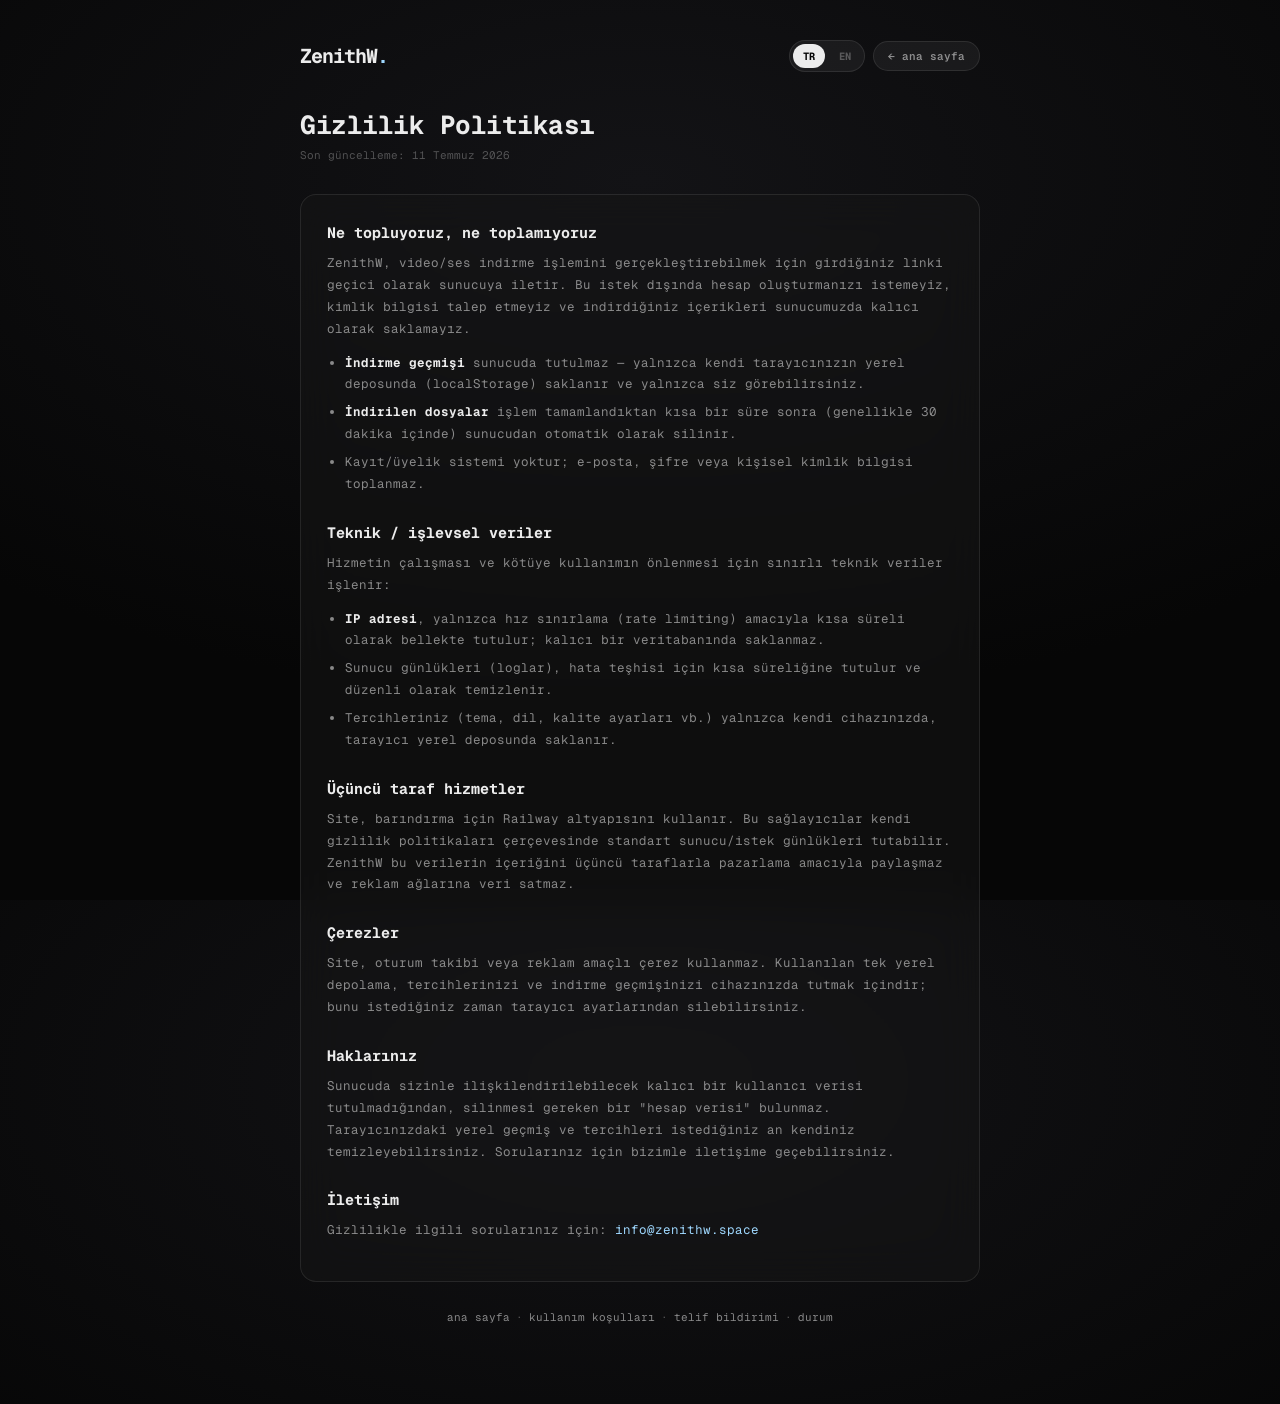
<file: backend/static/privacy.html>
<!DOCTYPE html>
<html lang="tr">
<head>
<meta charset="UTF-8">
<meta name="viewport" content="width=device-width, initial-scale=1.0, viewport-fit=cover">
<title id="pgTitle">Gizlilik Politikası — ZenithW</title>
<meta name="description" id="pgDesc" content="ZenithW gizlilik politikası: hangi verileri topluyoruz, hangilerini toplamıyoruz ve kullanıcı verilerini nasıl koruyoruz.">
<meta name="robots" content="index, follow">
<link rel="canonical" href="https://zenithw.space/privacy.html">
<meta name="theme-color" content="#0a0a0a">
<link href="https://fonts.googleapis.com/css2?family=Geist+Mono:wght@300;400;500;600;700&display=swap" rel="stylesheet">
<link rel="stylesheet" href="style.css">
<style>.legal-lang-toggle{display:flex;gap:4px;background:var(--chip-bg);border:1px solid var(--border);border-radius:20px;padding:3px;}
.legal-lang-toggle button{border:none;background:transparent;color:var(--text3);font-family:var(--font);font-size:10.5px;font-weight:700;padding:5px 10px;border-radius:16px;cursor:pointer;transition:all .15s;}
.legal-lang-toggle button.active{background:var(--text);color:var(--bg,#0a0a0a);}
.legal-nav{gap:10px;flex-wrap:wrap;}</style>
</head>
<body>
<div class="legal-page">
  <div class="legal-nav">
    <a href="/" class="legal-logo">ZenithW<span>.</span></a>
    <div style="display:flex;align-items:center;gap:8px;">
      <div class="legal-lang-toggle" id="legalLangToggle">
        <button data-lang="tr" onclick="setLegalLang('tr')">TR</button>
        <button data-lang="en" onclick="setLegalLang('en')">EN</button>
      </div>
      <a href="/" class="legal-back" id="pgBack">← ana sayfa</a>
    </div>
  </div>
  <div class="legal-hero">
    <h1 id="pgH1">Gizlilik Politikası</h1>
    <div class="legal-updated" id="pgUpdated">Son güncelleme: 11 Temmuz 2026</div>
  </div>
  <div class="legal-body" id="pgBody"></div>
  <div class="legal-footer" id="pgFooter"></div>
</div>

<script>
const TX={
  tr:{
    title:'Gizlilik Politikası — ZenithW',
    desc:'ZenithW gizlilik politikası: hangi verileri topluyoruz, hangilerini toplamıyoruz ve kullanıcı verilerini nasıl koruyoruz.',
    h1:'Gizlilik Politikası', updated:'Son güncelleme: 11 Temmuz 2026', back:'← ana sayfa',
    body:`
      <h2>Ne topluyoruz, ne toplamıyoruz</h2>
      <p>ZenithW, video/ses indirme işlemini gerçekleştirebilmek için girdiğiniz linki geçici olarak sunucuya iletir. Bu istek dışında hesap oluşturmanızı istemeyiz, kimlik bilgisi talep etmeyiz ve indirdiğiniz içerikleri sunucumuzda kalıcı olarak saklamayız.</p>
      <ul>
        <li><strong>İndirme geçmişi</strong> sunucuda tutulmaz — yalnızca kendi tarayıcınızın yerel deposunda (localStorage) saklanır ve yalnızca siz görebilirsiniz.</li>
        <li><strong>İndirilen dosyalar</strong> işlem tamamlandıktan kısa bir süre sonra (genellikle 30 dakika içinde) sunucudan otomatik olarak silinir.</li>
        <li>Kayıt/üyelik sistemi yoktur; e-posta, şifre veya kişisel kimlik bilgisi toplanmaz.</li>
      </ul>
      <h2>Teknik / işlevsel veriler</h2>
      <p>Hizmetin çalışması ve kötüye kullanımın önlenmesi için sınırlı teknik veriler işlenir:</p>
      <ul>
        <li><strong>IP adresi</strong>, yalnızca hız sınırlama (rate limiting) amacıyla kısa süreli olarak bellekte tutulur; kalıcı bir veritabanında saklanmaz.</li>
        <li>Sunucu günlükleri (loglar), hata teşhisi için kısa süreliğine tutulur ve düzenli olarak temizlenir.</li>
        <li>Tercihleriniz (tema, dil, kalite ayarları vb.) yalnızca kendi cihazınızda, tarayıcı yerel deposunda saklanır.</li>
      </ul>
      <h2>Üçüncü taraf hizmetler</h2>
      <p>Site, barındırma için Railway altyapısını kullanır. Bu sağlayıcılar kendi gizlilik politikaları çerçevesinde standart sunucu/istek günlükleri tutabilir. ZenithW bu verilerin içeriğini üçüncü taraflarla pazarlama amacıyla paylaşmaz ve reklam ağlarına veri satmaz.</p>
      <h2>Çerezler</h2>
      <p>Site, oturum takibi veya reklam amaçlı çerez kullanmaz. Kullanılan tek yerel depolama, tercihlerinizi ve indirme geçmişinizi cihazınızda tutmak içindir; bunu istediğiniz zaman tarayıcı ayarlarından silebilirsiniz.</p>
      <h2>Haklarınız</h2>
      <p>Sunucuda sizinle ilişkilendirilebilecek kalıcı bir kullanıcı verisi tutulmadığından, silinmesi gereken bir "hesap verisi" bulunmaz. Tarayıcınızdaki yerel geçmiş ve tercihleri istediğiniz an kendiniz temizleyebilirsiniz. Sorularınız için bizimle iletişime geçebilirsiniz.</p>
      <h2>İletişim</h2>
      <p>Gizlilikle ilgili sorularınız için: <a href="mailto:info@zenithw.space">info@zenithw.space</a></p>`,
    footer:'<a href="/">ana sayfa</a>·<a href="/terms.html">kullanım koşulları</a>·<a href="/dmca.html">telif bildirimi</a>·<a href="/status.html">durum</a>'
  },
  en:{
    title:'Privacy Policy — ZenithW',
    desc:"ZenithW privacy policy: what data we collect, what we don't, and how we protect user data.",
    h1:'Privacy Policy', updated:'Last updated: July 11, 2026', back:'← home',
    body:`
      <h2>What we collect, and what we don't</h2>
      <p>To perform a video/audio download, ZenithW temporarily passes the link you enter to the server. Beyond that single request, we don't ask you to create an account, we don't request identifying information, and we don't permanently store the content you download.</p>
      <ul>
        <li><strong>Download history</strong> is never kept on the server — it's stored only in your own browser's local storage (localStorage) and is visible only to you.</li>
        <li><strong>Downloaded files</strong> are automatically deleted from the server shortly after processing completes (typically within 30 minutes).</li>
        <li>There's no account/membership system; we don't collect email addresses, passwords, or personal identification.</li>
      </ul>
      <h2>Technical / functional data</h2>
      <p>A limited amount of technical data is processed to keep the service running and to prevent abuse:</p>
      <ul>
        <li><strong>IP address</strong> is held briefly in memory solely for rate limiting; it is not stored in a permanent database.</li>
        <li>Server logs are kept briefly for troubleshooting and are cleared regularly.</li>
        <li>Your preferences (theme, language, quality settings, etc.) are stored only on your own device, in your browser's local storage.</li>
      </ul>
      <h2>Third-party services</h2>
      <p>The site uses Railway infrastructure for hosting. These providers may keep standard server/request logs under their own privacy policies. ZenithW does not share the contents of this data with third parties for marketing purposes and does not sell data to ad networks.</p>
      <h2>Cookies</h2>
      <p>The site does not use cookies for session tracking or advertising. The only local storage used is to keep your preferences and download history on your device; you can clear it at any time from your browser settings.</p>
      <h2>Your rights</h2>
      <p>Because no persistent user data tied to you is kept on the server, there's no "account data" that needs deleting. You can clear your local history and preferences yourself at any time. Feel free to reach out with any questions.</p>
      <h2>Contact</h2>
      <p>For privacy-related questions: <a href="mailto:info@zenithw.space">info@zenithw.space</a></p>`,
    footer:'<a href="/">home</a>·<a href="/terms.html">terms of service</a>·<a href="/dmca.html">copyright notice</a>·<a href="/status.html">status</a>'
  }
};
function setLegalLang(l){
  const t=TX[l]||TX.en;
  document.documentElement.lang=l;
  document.getElementById('pgTitle').textContent=t.title;
  document.getElementById('pgDesc').setAttribute('content',t.desc);
  document.getElementById('pgH1').textContent=t.h1;
  document.getElementById('pgUpdated').textContent=t.updated;
  document.getElementById('pgBack').textContent=t.back;
  document.getElementById('pgBody').innerHTML=t.body;
  document.getElementById('pgFooter').innerHTML=t.footer;
  document.querySelectorAll('#legalLangToggle button').forEach(b=>b.classList.toggle('active',b.dataset.lang===l));
  try{localStorage.setItem('zw_lang',l);}catch(e){}
}
(function(){
  let saved='tr';
  try{saved=localStorage.getItem('zw_lang')||'tr';}catch(e){}
  if(saved!=='tr')saved='en'; // bu sayfada yalnızca tr/en var; fr/de için en'e düş
  setLegalLang(saved);
})();
</script>
</body>
</html>
</file>
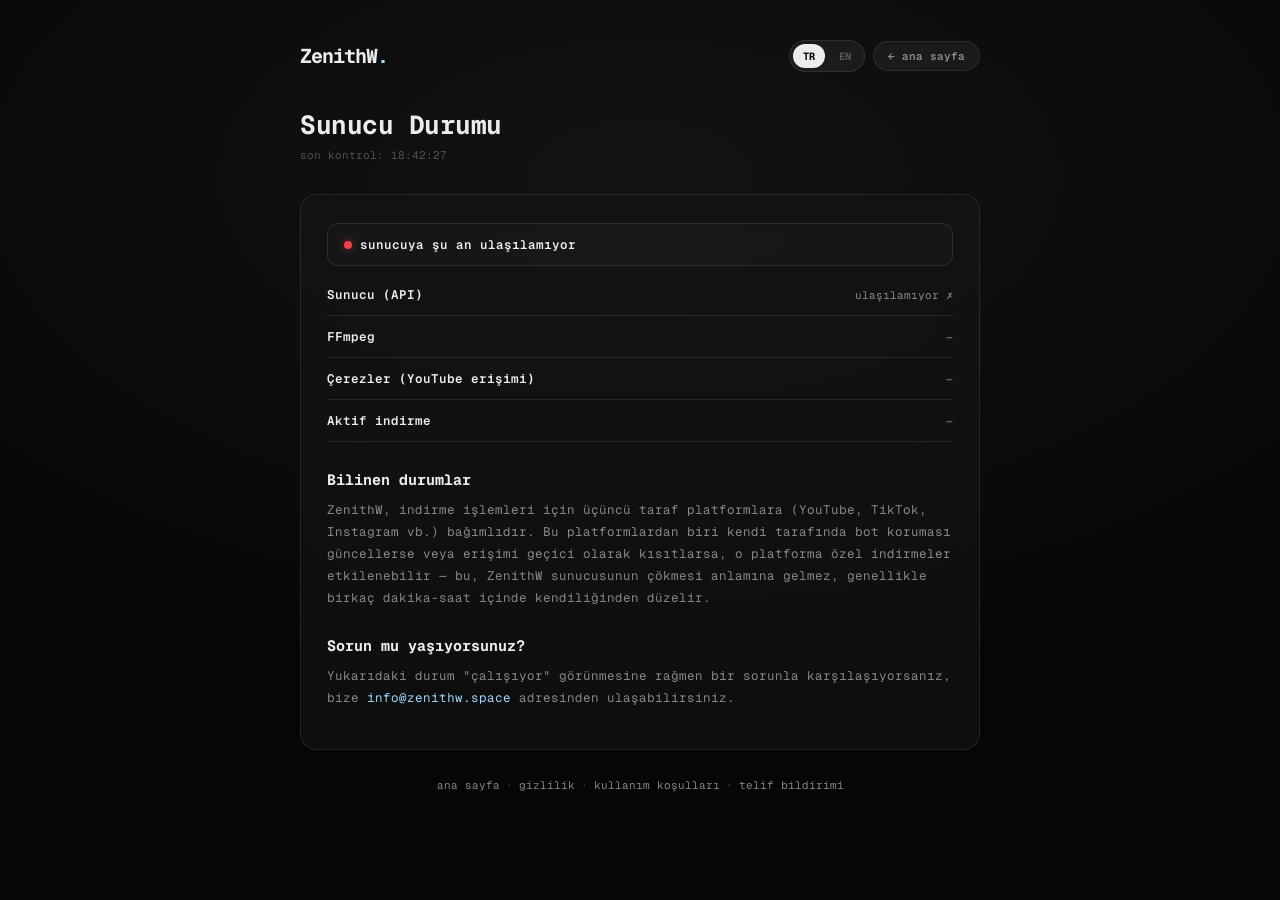
<file: backend/static/status.html>
<!DOCTYPE html>
<html lang="tr">
<head>
<meta charset="UTF-8">
<meta name="viewport" content="width=device-width, initial-scale=1.0, viewport-fit=cover">
<title id="pgTitle">Durum — ZenithW</title>
<meta name="description" id="pgDesc" content="ZenithW sunucu durumu — anlık sağlık kontrolü.">
<meta name="robots" content="index, follow">
<link rel="canonical" href="https://zenithw.space/status.html">
<meta name="theme-color" content="#0a0a0a">
<link href="https://fonts.googleapis.com/css2?family=Geist+Mono:wght@300;400;500;600;700&display=swap" rel="stylesheet">
<link rel="stylesheet" href="style.css">
<style>.legal-lang-toggle{display:flex;gap:4px;background:var(--chip-bg);border:1px solid var(--border);border-radius:20px;padding:3px;}
.legal-lang-toggle button{border:none;background:transparent;color:var(--text3);font-family:var(--font);font-size:10.5px;font-weight:700;padding:5px 10px;border-radius:16px;cursor:pointer;transition:all .15s;}
.legal-lang-toggle button.active{background:var(--text);color:var(--bg,#0a0a0a);}
.legal-nav{gap:10px;flex-wrap:wrap;}</style>
</head>
<body>
<div class="legal-page">
  <div class="legal-nav">
    <a href="/" class="legal-logo">ZenithW<span>.</span></a>
    <div style="display:flex;align-items:center;gap:8px;">
      <div class="legal-lang-toggle" id="legalLangToggle">
        <button data-lang="tr" onclick="setLegalLang('tr')">TR</button>
        <button data-lang="en" onclick="setLegalLang('en')">EN</button>
      </div>
      <a href="/" class="legal-back" id="pgBack">← ana sayfa</a>
    </div>
  </div>
  <div class="legal-hero">
    <h1 id="pgH1">Sunucu Durumu</h1>
    <div class="legal-updated" id="statusLastCheck">kontrol ediliyor…</div>
  </div>
  <div class="legal-body">
    <div class="status-badge" id="statusBadge">
      <span class="status-dot warn" id="statusDot"></span>
      <span id="statusMain">durum kontrol ediliyor…</span>
    </div>

    <div class="status-row"><span class="status-row-name" id="rowServerName">Sunucu (API)</span><span class="status-row-val" id="rowServer">—</span></div>
    <div class="status-row"><span class="status-row-name">FFmpeg</span><span class="status-row-val" id="rowFfmpeg">—</span></div>
    <div class="status-row"><span class="status-row-name" id="rowCookiesName">Çerezler (YouTube erişimi)</span><span class="status-row-val" id="rowCookies">—</span></div>
    <div class="status-row"><span class="status-row-name" id="rowQueueName">Aktif indirme</span><span class="status-row-val" id="rowQueue">—</span></div>

    <h2 id="pgH2a" style="margin-top:28px;">Bilinen durumlar</h2>
    <p id="pgP1">ZenithW, indirme işlemleri için üçüncü taraf platformlara (YouTube, TikTok, Instagram vb.) bağımlıdır. Bu platformlardan biri kendi tarafında bot koruması güncellerse veya erişimi geçici olarak kısıtlarsa, o platforma özel indirmeler etkilenebilir — bu, ZenithW sunucusunun çökmesi anlamına gelmez, genellikle birkaç dakika-saat içinde kendiliğinden düzelir.</p>

    <h2 id="pgH2b">Sorun mu yaşıyorsunuz?</h2>
    <p id="pgP2">Yukarıdaki durum "çalışıyor" görünmesine rağmen bir sorunla karşılaşıyorsanız, bize <a href="mailto:info@zenithw.space">info@zenithw.space</a> adresinden ulaşabilirsiniz.</p>
  </div>
  <div class="legal-footer" id="pgFooter">
    <a href="/">ana sayfa</a>·<a href="/privacy.html">gizlilik</a>·<a href="/terms.html">kullanım koşulları</a>·<a href="/dmca.html">telif bildirimi</a>
  </div>
</div>

<script>
const TX={
  tr:{
    title:'Durum — ZenithW', desc:'ZenithW sunucu durumu — anlık sağlık kontrolü.',
    h1:'Sunucu Durumu', back:'← ana sayfa',
    checking:'kontrol ediliyor…', mainChecking:'durum kontrol ediliyor…',
    rowServerName:'Sunucu (API)', rowCookiesName:'Çerezler (YouTube erişimi)',
    rowQueueName:'Aktif indirme',
    queueStatus:(active,max,waiting)=>waiting>0?`${active}/${max} kullanılıyor · ${waiting} kişi sırada`:`${active}/${max} kullanılıyor`,
    h2a:'Bilinen durumlar',
    p1:'ZenithW, indirme işlemleri için üçüncü taraf platformlara (YouTube, TikTok, Instagram vb.) bağımlıdır. Bu platformlardan biri kendi tarafında bot koruması güncellerse veya erişimi geçici olarak kısıtlarsa, o platforma özel indirmeler etkilenebilir — bu, ZenithW sunucusunun çökmesi anlamına gelmez, genellikle birkaç dakika-saat içinde kendiliğinden düzelir.',
    h2b:'Sorun mu yaşıyorsunuz?',
    p2:'Yukarıdaki durum "çalışıyor" görünmesine rağmen bir sorunla karşılaşıyorsanız, bize <a href="mailto:info@zenithw.space">info@zenithw.space</a> adresinden ulaşabilirsiniz.',
    footer:'<a href="/">ana sayfa</a>·<a href="/privacy.html">gizlilik</a>·<a href="/terms.html">kullanım koşulları</a>·<a href="/dmca.html">telif bildirimi</a>',
    ok:'tüm sistemler çalışıyor ✓', down:'sunucuya şu an ulaşılamıyor',
    active:ms=>`aktif · ${ms}ms`, unreachable:'ulaşılamıyor ✗',
    ready:'hazır ✓', problem:'sorunlu ⚠️', loaded:'yüklü ✓', notLoaded:'yüklü değil ⚠️',
    lastCheck:'son kontrol: ', locale:'tr-TR'
  },
  en:{
    title:'Status — ZenithW', desc:'ZenithW server status — live health check.',
    h1:'Server Status', back:'← home',
    checking:'checking…', mainChecking:'checking status…',
    rowServerName:'Server (API)', rowCookiesName:'Cookies (YouTube access)',
    rowQueueName:'Active downloads',
    queueStatus:(active,max,waiting)=>waiting>0?`${active}/${max} in use · ${waiting} waiting`:`${active}/${max} in use`,
    h2a:'Known conditions',
    p1:'ZenithW depends on third-party platforms (YouTube, TikTok, Instagram, etc.) to perform downloads. If one of these platforms updates its bot protection or temporarily restricts access on their end, downloads specific to that platform may be affected — this does not mean the ZenithW server is down, and it usually resolves on its own within minutes to hours.',
    h2b:'Having an issue?',
    p2:'If the status above shows "operational" but you\'re still running into a problem, you can reach us at <a href="mailto:info@zenithw.space">info@zenithw.space</a>.',
    footer:'<a href="/">home</a>·<a href="/privacy.html">privacy</a>·<a href="/terms.html">terms of service</a>·<a href="/dmca.html">copyright notice</a>',
    ok:'all systems operational ✓', down:'server is currently unreachable',
    active:ms=>`active · ${ms}ms`, unreachable:'unreachable ✗',
    ready:'ready ✓', problem:'issue ⚠️', loaded:'loaded ✓', notLoaded:'not loaded ⚠️',
    lastCheck:'last checked: ', locale:'en-US'
  }
};
let CUR_LANG='tr';
function setLegalLang(l){
  const t=TX[l]||TX.en;
  CUR_LANG=TX[l]?l:'en';
  document.documentElement.lang=CUR_LANG;
  document.getElementById('pgTitle').textContent=t.title;
  document.getElementById('pgDesc').setAttribute('content',t.desc);
  document.getElementById('pgH1').textContent=t.h1;
  document.getElementById('pgBack').textContent=t.back;
  document.getElementById('rowServerName').textContent=t.rowServerName;
  document.getElementById('rowCookiesName').textContent=t.rowCookiesName;
  document.getElementById('rowQueueName').textContent=t.rowQueueName;
  document.getElementById('pgH2a').textContent=t.h2a;
  document.getElementById('pgP1').textContent=t.p1;
  document.getElementById('pgH2b').textContent=t.h2b;
  document.getElementById('pgP2').innerHTML=t.p2;
  document.getElementById('pgFooter').innerHTML=t.footer;
  document.querySelectorAll('#legalLangToggle button').forEach(b=>b.classList.toggle('active',b.dataset.lang===CUR_LANG));
  try{localStorage.setItem('zw_lang',CUR_LANG);}catch(e){}
  checkStatus();
}

const API="https://zenithw-production.up.railway.app";
async function checkStatus(){
  const t=TX[CUR_LANG]||TX.en;
  const dot=document.getElementById('statusDot'),main=document.getElementById('statusMain');
  const rowServer=document.getElementById('rowServer'),rowFfmpeg=document.getElementById('rowFfmpeg'),rowCookies=document.getElementById('rowCookies'),rowQueue=document.getElementById('rowQueue');
  const lastCheck=document.getElementById('statusLastCheck');
  try{
    const t0=performance.now();
    const res=await fetch(API+'/health',{cache:'no-store'});
    const ms=Math.round(performance.now()-t0);
    if(!res.ok)throw new Error('bad status');
    const d=await res.json();
    dot.className='status-dot';
    main.textContent=t.ok;
    rowServer.textContent=t.active(ms);
    rowFfmpeg.textContent=(d.ffmpeg&&d.ffmpeg.startsWith('OK'))?t.ready:t.problem;
    rowCookies.textContent=(d.cookies&&d.cookies.startsWith('✓'))?t.loaded:t.notLoaded;
    rowQueue.textContent=(typeof d.active_downloads==='number'&&typeof d.max_concurrent_downloads==='number')
      ?t.queueStatus(d.active_downloads,d.max_concurrent_downloads,d.queue_waiting||0)
      :'—';
  }catch(e){
    dot.className='status-dot down';
    main.textContent=t.down;
    rowServer.textContent=t.unreachable;
    rowFfmpeg.textContent='—';
    rowCookies.textContent='—';
    rowQueue.textContent='—';
  }
  lastCheck.textContent=t.lastCheck+new Date().toLocaleTimeString(t.locale);
}
(function(){
  let saved='tr';
  try{saved=localStorage.getItem('zw_lang')||'tr';}catch(e){}
  if(saved!=='tr')saved='en';
  setLegalLang(saved);
})();
setInterval(checkStatus,30000);
</script>
</body>
</html>
</file>
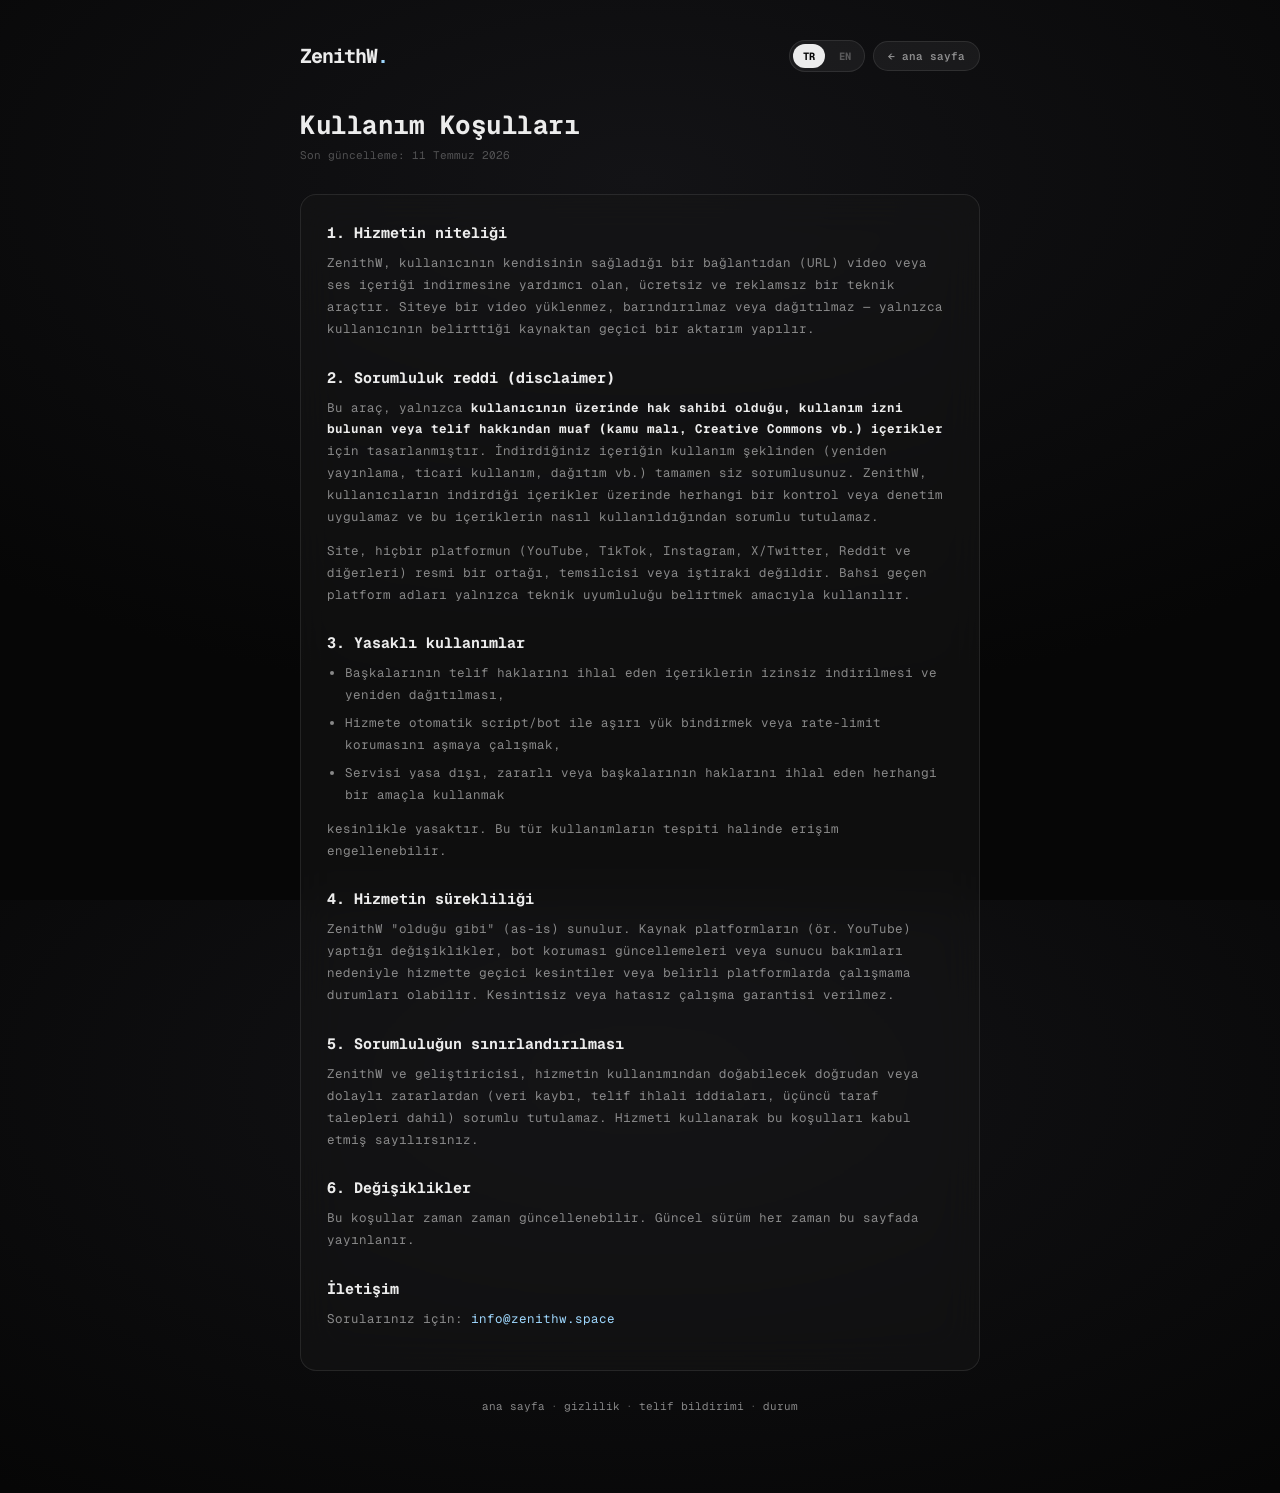
<file: backend/static/terms.html>
<!DOCTYPE html>
<html lang="tr">
<head>
<meta charset="UTF-8">
<meta name="viewport" content="width=device-width, initial-scale=1.0, viewport-fit=cover">
<title id="pgTitle">Kullanım Koşulları — ZenithW</title>
<meta name="description" id="pgDesc" content="ZenithW kullanım koşulları ve sorumluluk reddi: aracın nasıl kullanılabileceği, kullanıcı sorumlulukları ve telif hakkı konusunda uyarılar.">
<meta name="robots" content="index, follow">
<link rel="canonical" href="https://zenithw.space/terms.html">
<meta name="theme-color" content="#0a0a0a">
<link href="https://fonts.googleapis.com/css2?family=Geist+Mono:wght@300;400;500;600;700&display=swap" rel="stylesheet">
<link rel="stylesheet" href="style.css">
<style>.legal-lang-toggle{display:flex;gap:4px;background:var(--chip-bg);border:1px solid var(--border);border-radius:20px;padding:3px;}
.legal-lang-toggle button{border:none;background:transparent;color:var(--text3);font-family:var(--font);font-size:10.5px;font-weight:700;padding:5px 10px;border-radius:16px;cursor:pointer;transition:all .15s;}
.legal-lang-toggle button.active{background:var(--text);color:var(--bg,#0a0a0a);}
.legal-nav{gap:10px;flex-wrap:wrap;}</style>
</head>
<body>
<div class="legal-page">
  <div class="legal-nav">
    <a href="/" class="legal-logo">ZenithW<span>.</span></a>
    <div style="display:flex;align-items:center;gap:8px;">
      <div class="legal-lang-toggle" id="legalLangToggle">
        <button data-lang="tr" onclick="setLegalLang('tr')">TR</button>
        <button data-lang="en" onclick="setLegalLang('en')">EN</button>
      </div>
      <a href="/" class="legal-back" id="pgBack">← ana sayfa</a>
    </div>
  </div>
  <div class="legal-hero">
    <h1 id="pgH1">Kullanım Koşulları</h1>
    <div class="legal-updated" id="pgUpdated">Son güncelleme: 11 Temmuz 2026</div>
  </div>
  <div class="legal-body" id="pgBody"></div>
  <div class="legal-footer" id="pgFooter"></div>
</div>

<script>
const TX={
  tr:{
    title:'Kullanım Koşulları — ZenithW',
    desc:'ZenithW kullanım koşulları ve sorumluluk reddi: aracın nasıl kullanılabileceği, kullanıcı sorumlulukları ve telif hakkı konusunda uyarılar.',
    h1:'Kullanım Koşulları', updated:'Son güncelleme: 11 Temmuz 2026', back:'← ana sayfa',
    body:`
      <h2>1. Hizmetin niteliği</h2>
      <p>ZenithW, kullanıcının kendisinin sağladığı bir bağlantıdan (URL) video veya ses içeriği indirmesine yardımcı olan, ücretsiz ve reklamsız bir teknik araçtır. Siteye bir video yüklenmez, barındırılmaz veya dağıtılmaz — yalnızca kullanıcının belirttiği kaynaktan geçici bir aktarım yapılır.</p>
      <h2>2. Sorumluluk reddi (disclaimer)</h2>
      <p>Bu araç, yalnızca <strong>kullanıcının üzerinde hak sahibi olduğu, kullanım izni bulunan veya telif hakkından muaf (kamu malı, Creative Commons vb.) içerikler</strong> için tasarlanmıştır. İndirdiğiniz içeriğin kullanım şeklinden (yeniden yayınlama, ticari kullanım, dağıtım vb.) tamamen siz sorumlusunuz. ZenithW, kullanıcıların indirdiği içerikler üzerinde herhangi bir kontrol veya denetim uygulamaz ve bu içeriklerin nasıl kullanıldığından sorumlu tutulamaz.</p>
      <p>Site, hiçbir platformun (YouTube, TikTok, Instagram, X/Twitter, Reddit ve diğerleri) resmi bir ortağı, temsilcisi veya iştiraki değildir. Bahsi geçen platform adları yalnızca teknik uyumluluğu belirtmek amacıyla kullanılır.</p>
      <h2>3. Yasaklı kullanımlar</h2>
      <ul>
        <li>Başkalarının telif haklarını ihlal eden içeriklerin izinsiz indirilmesi ve yeniden dağıtılması,</li>
        <li>Hizmete otomatik script/bot ile aşırı yük bindirmek veya rate-limit korumasını aşmaya çalışmak,</li>
        <li>Servisi yasa dışı, zararlı veya başkalarının haklarını ihlal eden herhangi bir amaçla kullanmak</li>
      </ul>
      <p>kesinlikle yasaktır. Bu tür kullanımların tespiti halinde erişim engellenebilir.</p>
      <h2>4. Hizmetin sürekliliği</h2>
      <p>ZenithW "olduğu gibi" (as-is) sunulur. Kaynak platformların (ör. YouTube) yaptığı değişiklikler, bot koruması güncellemeleri veya sunucu bakımları nedeniyle hizmette geçici kesintiler veya belirli platformlarda çalışmama durumları olabilir. Kesintisiz veya hatasız çalışma garantisi verilmez.</p>
      <h2>5. Sorumluluğun sınırlandırılması</h2>
      <p>ZenithW ve geliştiricisi, hizmetin kullanımından doğabilecek doğrudan veya dolaylı zararlardan (veri kaybı, telif ihlali iddiaları, üçüncü taraf talepleri dahil) sorumlu tutulamaz. Hizmeti kullanarak bu koşulları kabul etmiş sayılırsınız.</p>
      <h2>6. Değişiklikler</h2>
      <p>Bu koşullar zaman zaman güncellenebilir. Güncel sürüm her zaman bu sayfada yayınlanır.</p>
      <h2>İletişim</h2>
      <p>Sorularınız için: <a href="mailto:info@zenithw.space">info@zenithw.space</a></p>`,
    footer:'<a href="/">ana sayfa</a>·<a href="/privacy.html">gizlilik</a>·<a href="/dmca.html">telif bildirimi</a>·<a href="/status.html">durum</a>'
  },
  en:{
    title:'Terms of Service — ZenithW',
    desc:'ZenithW terms of service and disclaimer: how the tool may be used, user responsibilities, and copyright notices.',
    h1:'Terms of Service', updated:'Last updated: July 11, 2026', back:'← home',
    body:`
      <h2>1. Nature of the service</h2>
      <p>ZenithW is a free, ad-free technical tool that helps you download video or audio content from a link (URL) you provide. No video is uploaded to, hosted on, or distributed by the site — only a temporary transfer takes place from the source you specify.</p>
      <h2>2. Disclaimer</h2>
      <p>This tool is intended only for <strong>content you own the rights to, have permission to use, or that is free of copyright (public domain, Creative Commons, etc.)</strong>. You are solely responsible for how you use downloaded content (republishing, commercial use, distribution, etc.). ZenithW exercises no control or oversight over the content users download and cannot be held responsible for how it is used.</p>
      <p>The site is not an official partner, representative, or affiliate of any platform (YouTube, TikTok, Instagram, X/Twitter, Reddit, or others). Platform names mentioned are used solely to indicate technical compatibility.</p>
      <h2>3. Prohibited uses</h2>
      <ul>
        <li>Downloading and redistributing content that infringes on others' copyrights without permission,</li>
        <li>Overloading the service with automated scripts/bots or attempting to bypass rate-limit protections,</li>
        <li>Using the service for any illegal, harmful purpose or one that violates others' rights</li>
      </ul>
      <p>are strictly prohibited. Access may be blocked if such use is detected.</p>
      <h2>4. Service continuity</h2>
      <p>ZenithW is provided "as-is." Due to changes made by source platforms (e.g. YouTube), bot-protection updates, or server maintenance, temporary interruptions or platform-specific outages may occur. No guarantee of uninterrupted or error-free operation is provided.</p>
      <h2>5. Limitation of liability</h2>
      <p>ZenithW and its developer cannot be held liable for any direct or indirect damages arising from use of the service (including data loss, copyright infringement claims, or third-party claims). By using the service, you are deemed to accept these terms.</p>
      <h2>6. Changes</h2>
      <p>These terms may be updated from time to time. The current version is always published on this page.</p>
      <h2>Contact</h2>
      <p>For questions: <a href="mailto:info@zenithw.space">info@zenithw.space</a></p>`,
    footer:'<a href="/">home</a>·<a href="/privacy.html">privacy</a>·<a href="/dmca.html">copyright notice</a>·<a href="/status.html">status</a>'
  }
};
function setLegalLang(l){
  const t=TX[l]||TX.en;
  document.documentElement.lang=l;
  document.getElementById('pgTitle').textContent=t.title;
  document.getElementById('pgDesc').setAttribute('content',t.desc);
  document.getElementById('pgH1').textContent=t.h1;
  document.getElementById('pgUpdated').textContent=t.updated;
  document.getElementById('pgBack').textContent=t.back;
  document.getElementById('pgBody').innerHTML=t.body;
  document.getElementById('pgFooter').innerHTML=t.footer;
  document.querySelectorAll('#legalLangToggle button').forEach(b=>b.classList.toggle('active',b.dataset.lang===l));
  try{localStorage.setItem('zw_lang',l);}catch(e){}
}
(function(){
  let saved='tr';
  try{saved=localStorage.getItem('zw_lang')||'tr';}catch(e){}
  if(saved!=='tr')saved='en';
  setLegalLang(saved);
})();
</script>
</body>
</html>
</file>
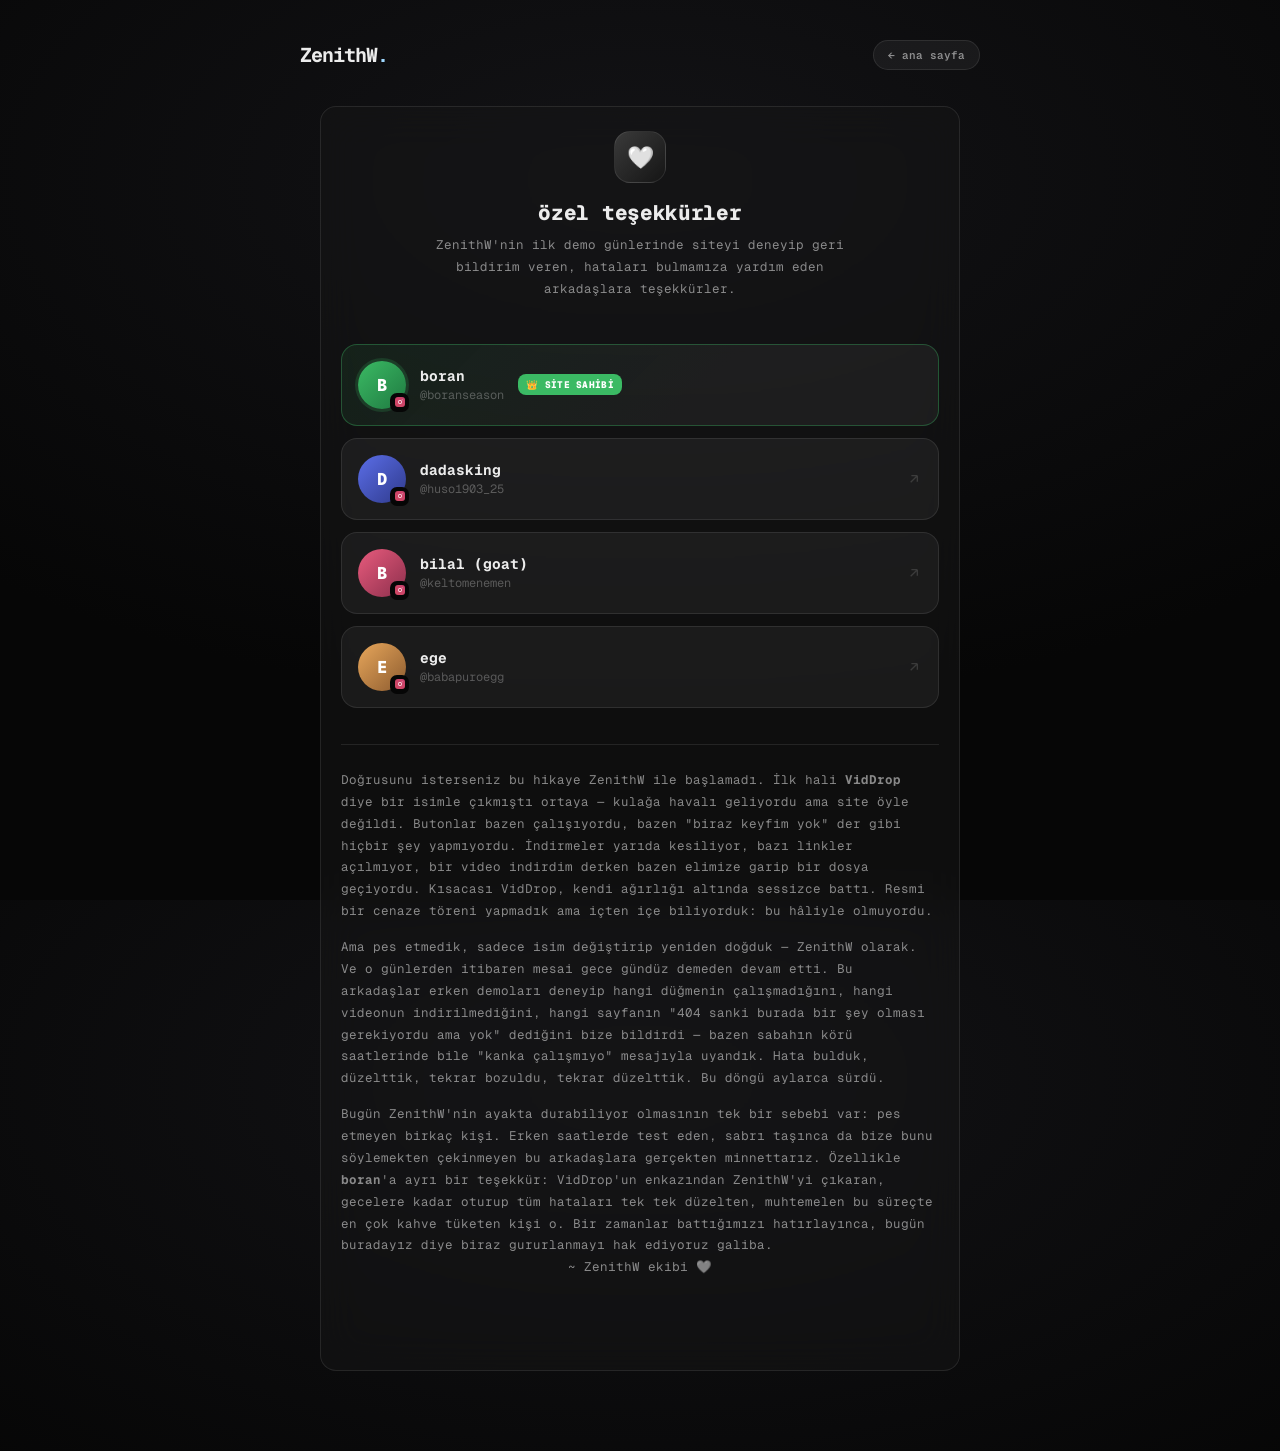
<file: backend/static/thanks.html>
<!DOCTYPE html>
<html lang="tr">
<head>
<meta charset="UTF-8">
<meta name="viewport" content="width=device-width, initial-scale=1.0, viewport-fit=cover">
<title>Teşekkürler — ZenithW</title>
<meta name="description" content="ZenithW'nin ilk demo günlerinde yanımızda olan arkadaşlara teşekkürler.">
<meta name="robots" content="index, follow">
<link rel="canonical" href="https://zenithw.space/thanks.html">
<meta name="theme-color" content="#0a0a0a">
<link href="https://fonts.googleapis.com/css2?family=Geist+Mono:wght@300;400;500;600;700&display=swap" rel="stylesheet">
<link rel="stylesheet" href="style.css">
<style>
.thx-hero{display:flex;flex-direction:column;align-items:center;text-align:center;margin-bottom:6px;}
.thx-hero-icon{width:52px;height:52px;border-radius:16px;display:flex;align-items:center;justify-content:center;background:linear-gradient(135deg,#3a3a3a,#151515);border:1px solid var(--border);margin-bottom:16px;font-size:22px;}
.thx-title{font-size:21px;font-weight:800;letter-spacing:-.3px;line-height:1.3;margin:0 0 8px;color:var(--text);}
.thx-sub{font-size:13px;color:var(--text3);line-height:1.7;margin:0;max-width:440px;}

.thx-grid{display:flex;flex-direction:column;gap:12px;margin-top:32px;}

.thx-card{position:relative;display:flex;align-items:center;gap:14px;padding:16px;background:var(--chip-bg);border:1px solid var(--border);border-radius:16px;text-decoration:none;overflow:hidden;transition:transform .18s ease, border-color .18s ease, box-shadow .18s ease;}
.thx-card::before{content:'';position:absolute;inset:0;background:radial-gradient(120px 60px at 0% 0%, rgba(255,255,255,.05), transparent 70%);opacity:0;transition:opacity .18s ease;}
.thx-card:hover{transform:translateY(-2px);border-color:var(--border2);box-shadow:0 8px 24px rgba(0,0,0,.28);}
.thx-card:hover::before{opacity:1;}

.thx-avatar-wrap{position:relative;flex-shrink:0;}
.thx-avatar{width:48px;height:48px;border-radius:50%;display:flex;align-items:center;justify-content:center;font-size:17px;font-weight:800;color:#fff;letter-spacing:-.2px;}
.thx-ig-badge{position:absolute;bottom:-3px;right:-3px;width:19px;height:19px;border-radius:7px;background:var(--bg);border:2px solid var(--bg);display:flex;align-items:center;justify-content:center;}
.thx-ig-badge svg{width:12px;height:12px;}

.thx-info{display:flex;flex-direction:column;gap:2px;min-width:0;}
.thx-name{font-size:14.5px;font-weight:700;color:var(--text);display:flex;align-items:center;gap:6px;}
.thx-handle{font-size:12px;color:var(--text3);}

.thx-arrow{margin-left:auto;flex-shrink:0;width:16px;height:16px;color:var(--text3);opacity:.5;transition:all .18s ease;}
.thx-card:hover .thx-arrow{opacity:1;transform:translate(2px,-2px);color:var(--text);}

.thx-badge{font-size:9.5px;font-weight:800;letter-spacing:.3px;text-transform:uppercase;background:var(--text);color:var(--bg);padding:4px 8px;border-radius:8px;white-space:nowrap;flex-shrink:0;}

.thx-card.owner{background:linear-gradient(135deg, rgba(59,186,100,.10), var(--chip-bg) 60%);border-color:rgba(59,186,100,.35);}
.thx-card.owner:hover{box-shadow:0 8px 28px rgba(59,186,100,.16);}
.thx-card.owner .thx-badge{background:#3bba64;color:#fff;display:flex;align-items:center;gap:4px;}
.thx-card.owner .thx-avatar{box-shadow:0 0 0 3px rgba(59,186,100,.18);}

.thx-note{margin-top:36px;font-size:13px;line-height:1.9;color:var(--text2);padding-top:24px;border-top:1px solid var(--border);}
.thx-signoff{margin-top:20px;font-size:13px;color:var(--text3);text-align:center;}
</style>
</head>
<body>
<div class="legal-page">
  <div class="legal-nav">
    <a href="/" class="legal-logo">ZenithW<span>.</span></a>
    <a href="/" class="legal-back">← ana sayfa</a>
  </div>

  <div class="legal-body" style="max-width:640px;margin:0 auto;padding:24px 20px 80px;">

    <div class="thx-hero">
      <div class="thx-hero-icon">🤍</div>
      <h1 class="thx-title">özel teşekkürler</h1>
      <p class="thx-sub">ZenithW'nin ilk demo günlerinde siteyi deneyip geri bildirim veren, hataları bulmamıza yardım eden arkadaşlara teşekkürler.</p>
    </div>

    <div class="thx-grid">

      <a class="thx-card owner" href="https://www.instagram.com/boranseason" target="_blank" rel="noopener">
        <div class="thx-avatar-wrap">
          <div class="thx-avatar" style="background:linear-gradient(135deg,#3bba64,#1f7a41);">B</div>
          <span class="thx-ig-badge">
            <svg viewBox="0 0 24 24" fill="none"><rect x="2" y="2" width="20" height="20" rx="6" fill="url(#g1)"/><path d="M12 8.2a3.8 3.8 0 100 7.6 3.8 3.8 0 000-7.6zm0 6.27a2.47 2.47 0 110-4.94 2.47 2.47 0 010 4.94z" fill="#fff"/><circle cx="16.3" cy="7.7" r="0.9" fill="#fff"/><defs><linearGradient id="g1" x1="0" y1="24" x2="24" y2="0"><stop stop-color="#FED576"/><stop offset=".26" stop-color="#F47133"/><stop offset=".61" stop-color="#BC3081"/><stop offset="1" stop-color="#4C63D2"/></linearGradient></defs></svg>
          </span>
        </div>
        <div class="thx-info">
          <span class="thx-name">boran</span>
          <span class="thx-handle">@boranseason</span>
        </div>
        <span class="thx-badge">👑 site sahibi</span>
      </a>

      <a class="thx-card" href="https://www.instagram.com/huso1903_25/" target="_blank" rel="noopener">
        <div class="thx-avatar-wrap">
          <div class="thx-avatar" style="background:linear-gradient(135deg,#5b6ee8,#2f3a8c);">D</div>
          <span class="thx-ig-badge">
            <svg viewBox="0 0 24 24" fill="none"><rect x="2" y="2" width="20" height="20" rx="6" fill="url(#g2)"/><path d="M12 8.2a3.8 3.8 0 100 7.6 3.8 3.8 0 000-7.6zm0 6.27a2.47 2.47 0 110-4.94 2.47 2.47 0 010 4.94z" fill="#fff"/><circle cx="16.3" cy="7.7" r="0.9" fill="#fff"/><defs><linearGradient id="g2" x1="0" y1="24" x2="24" y2="0"><stop stop-color="#FED576"/><stop offset=".26" stop-color="#F47133"/><stop offset=".61" stop-color="#BC3081"/><stop offset="1" stop-color="#4C63D2"/></linearGradient></defs></svg>
          </span>
        </div>
        <div class="thx-info">
          <span class="thx-name">dadasking</span>
          <span class="thx-handle">@huso1903_25</span>
        </div>
        <svg class="thx-arrow" viewBox="0 0 24 24" fill="none" stroke="currentColor" stroke-width="2"><path d="M7 17L17 7M17 7H8M17 7V16"/></svg>
      </a>

      <a class="thx-card" href="https://www.instagram.com/keltomenemen" target="_blank" rel="noopener">
        <div class="thx-avatar-wrap">
          <div class="thx-avatar" style="background:linear-gradient(135deg,#e85b7d,#8c2f4c);">B</div>
          <span class="thx-ig-badge">
            <svg viewBox="0 0 24 24" fill="none"><rect x="2" y="2" width="20" height="20" rx="6" fill="url(#g3)"/><path d="M12 8.2a3.8 3.8 0 100 7.6 3.8 3.8 0 000-7.6zm0 6.27a2.47 2.47 0 110-4.94 2.47 2.47 0 010 4.94z" fill="#fff"/><circle cx="16.3" cy="7.7" r="0.9" fill="#fff"/><defs><linearGradient id="g3" x1="0" y1="24" x2="24" y2="0"><stop stop-color="#FED576"/><stop offset=".26" stop-color="#F47133"/><stop offset=".61" stop-color="#BC3081"/><stop offset="1" stop-color="#4C63D2"/></linearGradient></defs></svg>
          </span>
        </div>
        <div class="thx-info">
          <span class="thx-name">bilal (goat)</span>
          <span class="thx-handle">@keltomenemen</span>
        </div>
        <svg class="thx-arrow" viewBox="0 0 24 24" fill="none" stroke="currentColor" stroke-width="2"><path d="M7 17L17 7M17 7H8M17 7V16"/></svg>
      </a>

      <a class="thx-card" href="https://www.instagram.com/babapuroegg" target="_blank" rel="noopener">
        <div class="thx-avatar-wrap">
          <div class="thx-avatar" style="background:linear-gradient(135deg,#e8a75b,#8c5b2f);">E</div>
          <span class="thx-ig-badge">
            <svg viewBox="0 0 24 24" fill="none"><rect x="2" y="2" width="20" height="20" rx="6" fill="url(#g4)"/><path d="M12 8.2a3.8 3.8 0 100 7.6 3.8 3.8 0 000-7.6zm0 6.27a2.47 2.47 0 110-4.94 2.47 2.47 0 010 4.94z" fill="#fff"/><circle cx="16.3" cy="7.7" r="0.9" fill="#fff"/><defs><linearGradient id="g4" x1="0" y1="24" x2="24" y2="0"><stop stop-color="#FED576"/><stop offset=".26" stop-color="#F47133"/><stop offset=".61" stop-color="#BC3081"/><stop offset="1" stop-color="#4C63D2"/></linearGradient></defs></svg>
          </span>
        </div>
        <div class="thx-info">
          <span class="thx-name">ege</span>
          <span class="thx-handle">@babapuroegg</span>
        </div>
        <svg class="thx-arrow" viewBox="0 0 24 24" fill="none" stroke="currentColor" stroke-width="2"><path d="M7 17L17 7M17 7H8M17 7V16"/></svg>
      </a>

    </div>

    <div class="thx-note">
      <p style="margin:0 0 14px;">
        Doğrusunu isterseniz bu hikaye ZenithW ile başlamadı. İlk hali <b>VidDrop</b> diye bir isimle çıkmıştı ortaya —
        kulağa havalı geliyordu ama site öyle değildi. Butonlar bazen çalışıyordu, bazen "biraz keyfim yok" der gibi
        hiçbir şey yapmıyordu. İndirmeler yarıda kesiliyor, bazı linkler açılmıyor, bir video indirdim derken bazen
        elimize garip bir dosya geçiyordu. Kısacası VidDrop, kendi ağırlığı altında sessizce battı. Resmi bir cenaze
        töreni yapmadık ama içten içe biliyorduk: bu hâliyle olmuyordu.
      </p>
      <p style="margin:0 0 14px;">
        Ama pes etmedik, sadece isim değiştirip yeniden doğduk — ZenithW olarak. Ve o günlerden itibaren mesai gece
        gündüz demeden devam etti. Bu arkadaşlar erken demoları deneyip hangi düğmenin çalışmadığını, hangi videonun
        indirilmediğini, hangi sayfanın "404 sanki burada bir şey olması gerekiyordu ama yok" dediğini bize bildirdi —
        bazen sabahın körü saatlerinde bile "kanka çalışmıyo" mesajıyla uyandık. Hata bulduk, düzelttik, tekrar bozuldu,
        tekrar düzelttik. Bu döngü aylarca sürdü.
      </p>
      <p style="margin:0;">
        Bugün ZenithW'nin ayakta durabiliyor olmasının tek bir sebebi var: pes etmeyen birkaç kişi. Erken saatlerde
        test eden, sabrı taşınca da bize bunu söylemekten çekinmeyen bu arkadaşlara gerçekten minnettarız. Özellikle
        <b>boran</b>'a ayrı bir teşekkür: VidDrop'un enkazından ZenithW'yi çıkaran, gecelere kadar oturup tüm hataları
        tek tek düzelten, muhtemelen bu süreçte en çok kahve tüketen kişi o. Bir zamanlar battığımızı hatırlayınca,
        bugün buradayız diye biraz gururlanmayı hak ediyoruz galiba.
      </p>
    </div>

    <p class="thx-signoff">~ ZenithW ekibi 🤍</p>
  </div>
</div>
</body>
</html>
</file>
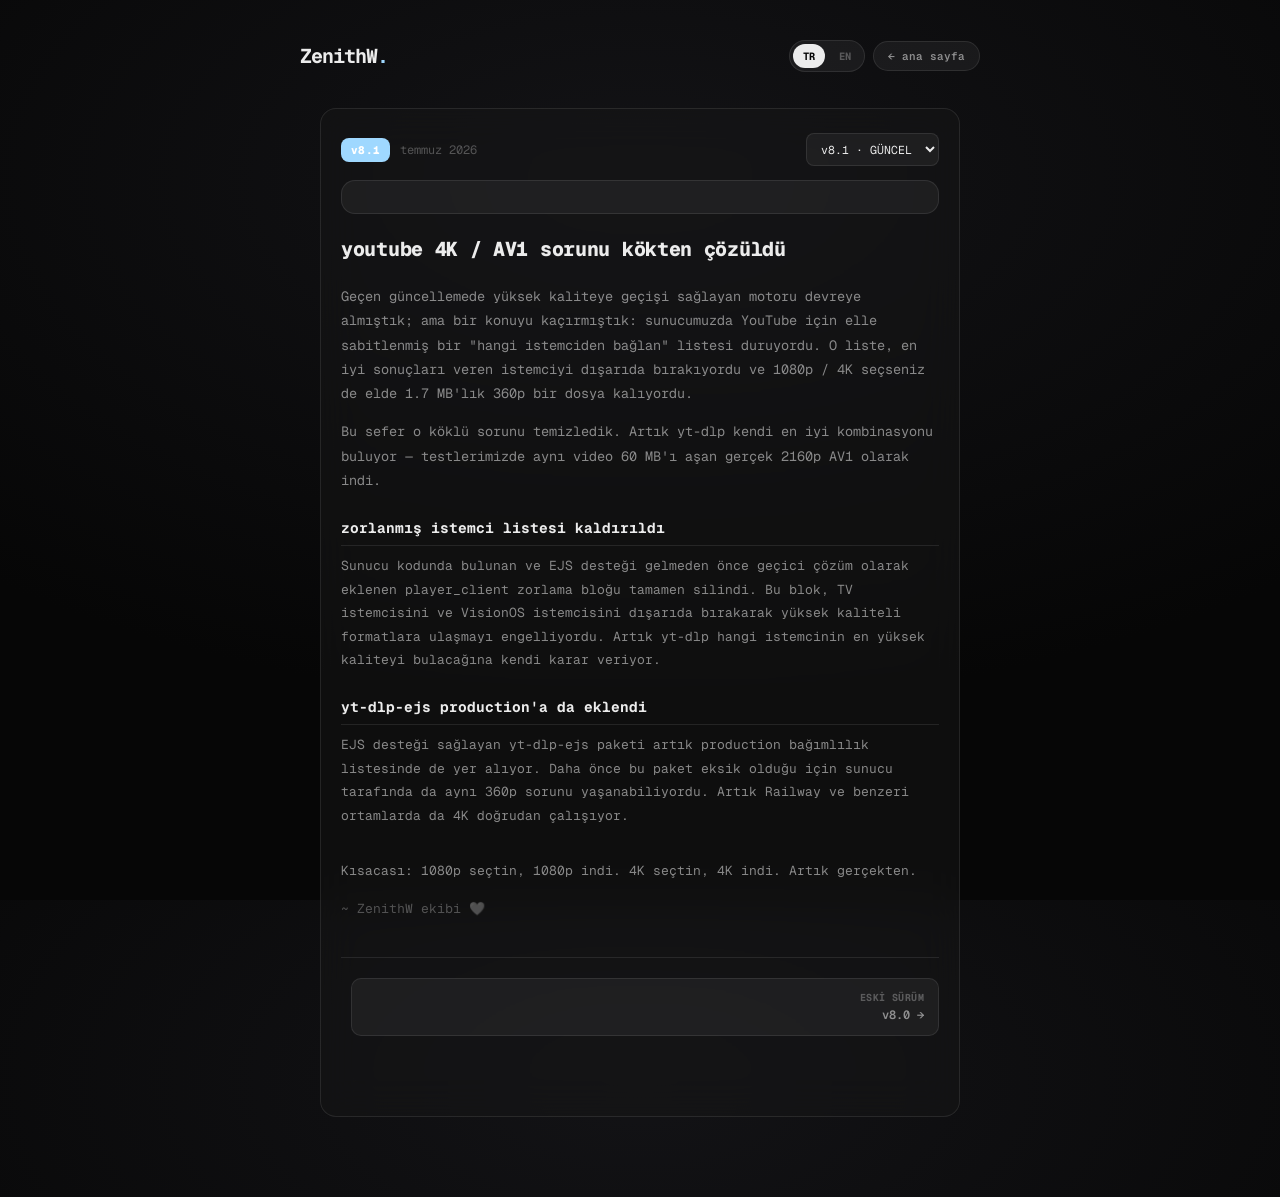
<file: backend/static/updates.html>
<!DOCTYPE html>
<html lang="tr">
<head>
<meta charset="UTF-8">
<meta name="viewport" content="width=device-width, initial-scale=1.0, viewport-fit=cover">
<title id="pgTitle">Güncellemeler — ZenithW</title>
<meta name="description" id="pgDesc" content="ZenithW sürüm geçmişi ve güncelleme notları — yeni özellikler, hata düzeltmeleri ve iyileştirmeler.">
<meta name="robots" content="index, follow">
<link rel="canonical" href="https://zenithw.space/updates.html">
<meta name="theme-color" content="#0a0a0a">
<link href="https://fonts.googleapis.com/css2?family=Geist+Mono:wght@300;400;500;600;700&display=swap" rel="stylesheet">
<link rel="stylesheet" href="style.css">
<script>document.write('<script src="version.js?v=' + Date.now() + '"><\/script>');</script>
<style>
.legal-lang-toggle{display:flex;gap:4px;background:var(--chip-bg);border:1px solid var(--border);border-radius:20px;padding:3px;}
.legal-lang-toggle button{border:none;background:transparent;color:var(--text3);font-family:var(--font);font-size:10.5px;font-weight:700;padding:5px 10px;border-radius:16px;cursor:pointer;transition:all .15s;}
.legal-lang-toggle button.active{background:var(--text);color:var(--bg);}
.legal-nav{gap:10px;flex-wrap:wrap;}

.upd-top-row{display:flex;align-items:center;gap:10px;margin-bottom:14px;flex-wrap:wrap;}
.upd-ver-badge{background:var(--text);color:var(--bg);font-size:11px;font-weight:800;padding:5px 10px;border-radius:8px;letter-spacing:.3px;}
.upd-ver-badge.is-latest{background:var(--accent,#3bba64);color:#fff;}
.upd-top-date{color:var(--text3);font-size:12px;}
.upd-pick{margin-left:auto;position:relative;}
.upd-pick select{background:var(--chip-bg);border:1px solid var(--border);color:var(--text);font-family:var(--font);font-size:11.5px;padding:7px 10px;border-radius:8px;cursor:pointer;outline:none;}

.upd-anma{font-size:13px;line-height:1.85;color:var(--text2);background:var(--chip-bg);border:1px solid var(--border);border-radius:14px;padding:16px 18px;margin:0 0 22px;}
.upd-anma p{margin:0 0 10px;}
.upd-anma p:last-child{margin-bottom:0;}
.upd-anma strong{color:var(--text);}

.upd-post-title{font-size:20px;font-weight:800;letter-spacing:-.3px;line-height:1.3;margin:0 0 22px;color:var(--text);}

.upd-intro p{font-size:13.5px;line-height:1.8;color:var(--text2);margin:0 0 14px;}
.upd-intro{margin-bottom:8px;}

.upd-section{margin-top:26px;}
.upd-section h2{font-size:14.5px;font-weight:700;color:var(--text);margin:0 0 8px;padding-bottom:8px;border-bottom:1px solid var(--border);}
.upd-section p{font-size:13px;line-height:1.8;color:var(--text2);margin:0;}

.upd-outro{margin-top:32px;font-size:13px;line-height:1.8;color:var(--text2);}
.upd-signoff{margin-top:18px;font-size:13px;color:var(--text3);}

.upd-nav-row{display:flex;align-items:stretch;gap:10px;margin-top:40px;padding-top:20px;border-top:1px solid var(--border);}
.upd-nav-link{flex:1;font-size:12px;font-weight:600;color:var(--text2);background:var(--chip-bg);border:1px solid var(--border);border-radius:10px;padding:12px 14px;cursor:pointer;transition:all .15s;text-align:left;}
.upd-nav-link.next{text-align:right;}
.upd-nav-link:hover{color:var(--text);border-color:var(--border2);}
.upd-nav-label{display:block;font-size:10px;color:var(--text3);font-weight:700;text-transform:uppercase;letter-spacing:.4px;margin-bottom:3px;}
</style>
</head>
<body>
<div class="legal-page">
  <div class="legal-nav">
    <a href="/" class="legal-logo">ZenithW<span>.</span></a>
    <div style="display:flex;align-items:center;gap:8px;">
      <div class="legal-lang-toggle" id="legalLangToggle">
        <button data-lang="tr" onclick="setLegalLang('tr')">TR</button>
        <button data-lang="en" onclick="setLegalLang('en')">EN</button>
      </div>
      <a href="/" class="legal-back" id="pgBack">← ana sayfa</a>
    </div>
  </div>

  <div class="legal-body" style="max-width:640px;margin:0 auto;padding:24px 20px 80px;">
    <div class="upd-top-row">
      <span class="upd-ver-badge" id="updBadge">v8.0</span>
      <span class="upd-top-date" id="updDate">temmuz 2026</span>
      <div class="upd-pick">
        <select id="verPicker" onchange="jumpTo(this.value)"></select>
      </div>
    </div>
    <div class="upd-anma" id="updAnma"></div>
    <h1 class="upd-post-title" id="updPostTitle"></h1>
    <div class="upd-intro" id="updIntro"></div>
    <div id="updSections"></div>
    <div class="upd-outro" id="updOutro"></div>
    <div class="upd-signoff" id="updSignoff">~ ZenithW ekibi 🤍</div>
    <div class="upd-nav-row" id="updNavRow"></div>
  </div>
</div>

<script>
const UPDATES=[
{ver:ZW_VERSION.ver,latest:true,dateTr:ZW_VERSION.dateTr,dateEn:ZW_VERSION.dateEn,
titleTr:'youtube 4K / AV1 sorunu kökten çözüldü',
titleEn:'youtube 4K / AV1 issue fixed at the root',

introTr:[
'Geçen güncellemede yüksek kaliteye geçişi sağlayan motoru devreye almıştık; ama bir konuyu kaçırmıştık: sunucumuzda YouTube için elle sabitlenmiş bir "hangi istemciden bağlan" listesi duruyordu. O liste, en iyi sonuçları veren istemciyi dışarıda bırakıyordu ve 1080p / 4K seçseniz de elde 1.7 MB\'lık 360p bir dosya kalıyordu.',
'Bu sefer o köklü sorunu temizledik. Artık yt-dlp kendi en iyi kombinasyonu buluyor — testlerimizde aynı video 60 MB\'ı aşan gerçek 2160p AV1 olarak indi.'
],
introEn:[
'In the last update we brought the new download engine online — but we missed something: the server had a hard-coded list of which YouTube client to connect with. That list was locking out the one client that actually finds high-quality streams, so even when you picked 1080p or 4K, you ended up with a 1.7 MB 360p file.',
'We cleaned that up this time. yt-dlp now picks its own best client combination — in our tests the same video downloaded as a genuine 2160p AV1 file exceeding 60 MB.'
],

sections:[
{hTr:'zorlanmış istemci listesi kaldırıldı',hEn:'forced client list removed',
pTr:'Sunucu kodunda bulunan ve EJS desteği gelmeden önce geçici çözüm olarak eklenen player_client zorlama bloğu tamamen silindi. Bu blok, TV istemcisini ve VisionOS istemcisini dışarıda bırakarak yüksek kaliteli formatlara ulaşmayı engelliyordu. Artık yt-dlp hangi istemcinin en yüksek kaliteyi bulacağına kendi karar veriyor.',
pEn:'The player_client override block in the server code — added as a temporary workaround before EJS support arrived — has been removed entirely. It was excluding the TV and VisionOS clients, which are exactly the ones that reach high-quality streams. yt-dlp now decides on its own which client combination yields the best result.'},
{hTr:'yt-dlp-ejs production\'a da eklendi',hEn:'yt-dlp-ejs added to production too',
pTr:'EJS desteği sağlayan yt-dlp-ejs paketi artık production bağımlılık listesinde de yer alıyor. Daha önce bu paket eksik olduğu için sunucu tarafında da aynı 360p sorunu yaşanabiliyordu. Artık Railway ve benzeri ortamlarda da 4K doğrudan çalışıyor.',
pEn:'The yt-dlp-ejs package that enables EJS support is now included in the production dependency list as well. Previously its absence could cause the same 360p fallback on the server side. 4K now works out of the box on Railway and equivalent environments.'}
],

outroTr:'Kısacası: 1080p seçtin, 1080p indi. 4K seçtin, 4K indi. Artık gerçekten.',
outroEn:'In short: you pick 1080p, you get 1080p. You pick 4K, you get 4K. Actually, this time.'
},
{ver:'v8.0',latest:false,dateTr:'temmuz 2026',dateEn:'July 2026',
titleTr:'sunucu tarafında dayanıklılık güncellemesi',
titleEn:'a server-side resilience update',

introTr:[
'Bu sefer görünürde bir şey değişmiyor ama arka planda sunucumuzu çok daha dayanıklı hale getirdik. Amaç basit: yoğun anlarda bile herkes için hızlı ve kararlı kalmak.'
],
introEn:[
'Nothing changes on the surface this time, but we made our server considerably more resilient behind the scenes. The goal is simple: stay fast and stable for everyone, even under heavy load.'
],

sections:[
{hTr:'akıllı sıralama sistemi',hEn:'smarter queuing',
pTr:'Sunucu artık aynı anda sınırlı sayıda indirmeyi işliyor, fazlası kısa bir kuyrukta bekliyor. Bu sayede yoğun anlarda tüm sistem yavaşlamak yerine herkes sırayla ve hızlı bir şekilde hizmet alıyor.',
pEn:'The server now processes a limited number of downloads at once, with the rest waiting briefly in a queue. This keeps the whole system responsive during busy periods instead of slowing down for everyone.'},
{hTr:'kötüye kullanıma karşı ek koruma',hEn:'extra protection against abuse',
pTr:'Aşırı uzun videolar ve olağandışı büyük dosyalar artık otomatik olarak sınırlandırılıyor. Normal kullanım hiç etkilenmiyor, sadece sistemi zorlayacak uç durumlar engelleniyor.',
pEn:'Unusually long videos and oversized files are now automatically capped. Normal usage is completely unaffected — this only stops the edge cases that would strain the system.'}
],

outroTr:'Kısacası: gördüğünüz bir şey değişmedi ama arkada her şey daha sağlam.',
outroEn:'In short: nothing you see has changed, but everything behind it is sturdier now.'
},
{ver:'v7.3',latest:false,dateTr:'temmuz 2026',dateEn:'July 2026',
titleTr:'youtube kalitesi artık gerçekten kalite',
titleEn:'youtube quality is now actually quality',

introTr:[
'Bir süredir içimizi kemiren bir şey vardı: 1080p, hatta 4K seçseniz bile bazı YouTube videoları elinize neden pikselli, 360p gibi duran bir dosya olarak geçiyordu? Kaputun altına girip kabloları tek tek takip ettik ve sonunda kaynağı bulduk.',
'Kısa hikaye: YouTube, yüksek kaliteli video parçalarının gerçek indirme adresini gizli bir şifreyle koruyor. Sunucumuz bu şifreyi çözecek doğru araçlara sahip değildi, biz de sessizce en garanti (ve en düşük) kaliteye düşüyorduk. Artık değil.'
],
introEn:[
'Something had been bugging us for a while: why would some YouTube videos land in your hands looking pixelated and 360p-ish, even when you picked 1080p or 4K? We went under the hood and traced every cable until we found the source.',
'Short version: YouTube protects the real download address of its high-quality video streams behind a hidden signature. Our server did not have the right tools to crack it, so it was quietly falling back to the safest — and lowest — quality available. Not anymore.'
],

sections:[
{hTr:'gerçek 1080p ve 4K artık gerçek',hEn:'real 1080p and 4K are actually real now',
pTr:'İndirme motorumuzu, YouTube\'un yüksek kaliteli formatlarına şifre çözmeye ihtiyaç duymadan doğrudan erişebilen bir yönteme geçirdik. Sonuç: seçtiğiniz kalite artık gerçekten indirdiğiniz kalite. Test ettiğimiz videolarda dosya boyutu üç haneli megabaytlara, görüntü ise "cam gibi" dediğimiz seviyeye çıktı.',
pEn:'We switched our download engine to a method that reaches YouTube\'s high-quality formats directly, without needing to crack any signature. The result: the quality you pick is now the quality you actually get. In our tests, file sizes jumped into the hundreds of megabytes and the picture came out crystal clear.'},
{hTr:'daha sağlam bir yedekleme zinciri',hEn:'a sturdier fallback chain',
pTr:'Bir video için birincil yöntem başarısız olursa, sunucumuz artık daha akıllı bir sırayla diğer yöntemleri deniyor — sessizce en kötü seçeneğe düşmek yerine, hâlâ mümkün olan en iyi kaliteyi kovalıyor.',
pEn:'If the primary method fails for a video, our server now works through a smarter chain of fallbacks — instead of quietly settling for the worst option, it keeps chasing the best quality still available.'}
],

outroTr:'Uzun zamandır çözmek istediğimiz bir sorundu, sonunda kökünden hallettik. Artık "1080p seçtim ama neden bulanık" diye sormanıza gerek yok.',
outroEn:'This one had been on our list for a long time, and we finally fixed it at the root. No more "I picked 1080p, why does this look blurry."'
},
{ver:'v7.2',latest:false,dateTr:'temmuz 2026',dateEn:'July 2026',
titleTr:'web sürümüne hız, altyazı ve daha sıkı güvenlik geldi',
titleEn:'the web version gets speed, subtitles, and tighter security',

introTr:[
'Mobil uygulamada tanıttığımız birkaç özelliği artık web sürümüne de taşıdık: sponsor bölümlerini atlayan SponsorBlock, videoyla birlikte gömülü altyazı ve indirmeleri belirgin şekilde hızlandıran aria2 motoru artık tarayıcıdan kullandığınız ZenithW\'de de çalışıyor.',
'Bunun yanında kaputun altında bir dizi güvenlik ve gizlilik sıkılaştırması yaptık — hiçbiri gösterişli değil ama hepsi önemliydi. Detaylara geçelim.'
],
introEn:[
'We brought a few features we introduced in the mobile app over to the web version too: SponsorBlock to skip sponsor segments, subtitles embedded directly into the video, and the aria2 engine that noticeably speeds up downloads — all now live on the browser version of ZenithW as well.',
'Alongside that, we tightened up a handful of security and privacy details under the hood. None of it is flashy, but all of it mattered. Let\'s get into it.'
],

sections:[
{hTr:'SponsorBlock artık web sürümünde',hEn:'SponsorBlock is now on the web too',
pTr:'YouTube videolarındaki sponsor, tanıtım ve giriş bölümlerini otomatik olarak atlayan SponsorBlock desteğini indirme ayarlarına ekledik. Tek bir anahtarı açmanız yeterli, video sponsor kısımları kesilmiş şekilde iniyor.',
pEn:'Added SponsorBlock support to the download settings, which automatically skips sponsor, intro, and self-promo segments in YouTube videos. Just flip one toggle and the video arrives with those segments already cut out.'},

{hTr:'altyazı artık videoya gömülüyor',hEn:'subtitles are now embedded into the video',
pTr:'Altyazı seçeneğini açtığınızda, seçtiğiniz dildeki altyazılar artık ayrı bir dosya olarak değil, doğrudan video dosyasının içine gömülü şekilde iniyor. Ayrı bir .srt dosyasıyla uğraşmanıza gerek kalmıyor, videoyu hangi oynatıcıda açarsanız açın altyazı zaten orada.',
pEn:'When you turn on the subtitles option, subtitles in your chosen language are now embedded directly into the video file instead of arriving separately. No more juggling a separate .srt file — open the video in any player and the subtitles are already baked in.'},

{hTr:'aria2 ile daha hızlı indirme',hEn:'faster downloads with aria2',
pTr:'İndirmelerin arkasında artık çoklu bağlantı kullanan aria2 motoru çalışıyor. Özellikle büyük dosyalarda ve yüksek çözünürlüklü videolarda indirme süresi belirgin şekilde kısalıyor, herhangi bir ayar yapmanıza gerek yok.',
pEn:'Downloads now run through the aria2 engine, which uses multiple connections under the hood. This noticeably cuts download times, especially for large files and high-resolution video — no settings to change, it just works.'},

{hTr:'kapak görselini tek dokunuşla indirme',hEn:'grab the cover image with one tap',
pTr:'Video bilgisi ekranına, videonun kapak görselini (thumbnail) tek başına indirebileceğiniz bir buton eklendi. Videoyu indirmeden sadece kapak fotoğrafına ihtiyacınız varsa artık ekstra bir adım gerekmiyor.',
pEn:'Added a button on the video info screen that downloads just the thumbnail on its own. If all you need is the cover image, that is now a single tap away.'},

{hTr:'güvenlik ve gizlilik sıkılaştırıldı',hEn:'security and privacy hardened',
pTr:'Sunucu tarafında birkaç önemli düzeltme yaptık: CORS artık sadece zenithw.space üzerinden gelen istekleri kabul ediyor (yerel geliştirme dışında localhost dahil değil), istek sınırlama (rate limit) daha sıkı çalışacak şekilde ayarlandı ve zamanla biriken gereksiz veriler otomatik temizleniyor. İndirme geçmişiniz de sunucuda değil, hâlâ sadece kendi tarayıcınızda tutuluyor — bu konuda hiçbir şey değişmedi, sadece daha da sağlamlaştırdık.',
pEn:'Made several important fixes on the server side: CORS now only accepts requests from zenithw.space (localhost is no longer allowed outside local development), rate limiting was tightened, and leftover tracking data now gets cleaned up automatically instead of piling up. Your download history also continues to live only in your own browser, never on our servers — that has not changed, we just made the whole thing more solid.'}
],

outroTr:'Kısacası: web sürümü artık mobil kadar donanımlı, üstelik kaputun altı da daha sağlam.',
outroEn:'In short: the web version is now just as well-equipped as the app, and what is under the hood is a lot sturdier too.'
},
{ver:'v7.1',latest:false,dateTr:'temmuz 2026',dateEn:'July 2026',
titleTr:'ZenithW artık cebinizde: mobil uygulama yayında',
titleEn:"ZenithW is now in your pocket: the mobile app is live",

introTr:[
'Uzun zamandır beklenen bir şey oldu sonunda: ZenithW\'nin resmi Android uygulaması hazır ve GitHub üzerinden indirilebilir. Tarayıcı açmaya, sekmeler arasında gezmeye gerek yok — aynı hızlı indirme motoru artık cebinizde.',
'Uygulamayı neden tavsiye ettiğimizi ve neler sunduğunu aşağıda anlattık. Kısacası: kendi IP\'nizle indirme, SponsorBlock, altyazı desteği, aria2 hız motoru, cookie ekleme ve %0 hata oranıyla kapak fotoğrafı indirme.'
],
introEn:[
'Something we\'ve been meaning to ship for a while finally happened: the official ZenithW Android app is ready and downloadable straight from GitHub. No need to open a browser or juggle tabs — the same fast download engine now lives on your phone.',
'We\'ve laid out why we recommend it and what it offers below. In short: downloads via your own IP, SponsorBlock, subtitle support, the aria2 speed engine, cookie support, and 0% error rate thumbnail downloads.'
],

sections:[
{hTr:'mobil uygulama yayında',hEn:'the mobile app is live',
pTr:'ZenithW\'nin Android uygulamasını artık doğrudan GitHub\'daki yayınlar (releases) sayfasından APK olarak indirebilirsiniz. Uygulama, sitedeki web sürümüyle aynı yt-dlp tabanlı indirme motorunu kullanıyor; farkı, indirmelerin sunucularımız yerine kendi cihazınızın bağlantısı üzerinden yapılması. Detaylı bilgi ve indirme linki için yeni "mobil uygulama" sayfamıza göz atabilirsiniz.',
pEn:'You can now download ZenithW\'s Android app directly as an APK from the GitHub releases page. It uses the same yt-dlp-based download engine as the web version, with the difference that downloads run through your own device\'s connection instead of our servers. Check out the new "mobile app" page for details and the download link.'},

{hTr:'kendi IP\'nizle indirme',hEn:'downloads through your own IP',
pTr:'Web sürümünden farklı olarak mobil uygulamada indirmeler sizin bağlantınız üzerinden gerçekleşiyor. Bu, daha fazla gizlilik ve platform bazlı kısıtlamalara karşı daha az bağımlılık anlamına geliyor.',
pEn:'Unlike the web version, downloads in the mobile app run through your own connection. That means more privacy and less exposure to platform-side rate limits.'},

{hTr:'SponsorBlock, altyazı ve aria2',hEn:'SponsorBlock, subtitles, and aria2',
pTr:'YouTube videolarındaki sponsor bölümlerini otomatik atlayan SponsorBlock desteği, videoyla birlikte altyazı indirme ve çoklu bağlantılı aria2 indirme motoruyla belirgin şekilde artan hız uygulamada hazır bekliyor.',
pEn:'SponsorBlock support to automatically skip sponsor segments, subtitle downloads alongside the video, and a noticeably faster multi-connection aria2 download engine are all ready to go in the app.'},

{hTr:'cookie desteği ve %0 hata',hEn:'cookie support and 0% error rate',
pTr:'Giriş gerektiren içerikler için kendi çerezlerinizi ekleyebiliyorsunuz. Ayrıca indirmeler hatasız çalışacak şekilde sıkı test edildi ve videonun kapak fotoğrafını ayrıca, tek dokunuşla indirebiliyorsunuz.',
pEn:'You can add your own cookies for login-gated content. Downloads have also been thoroughly tested to run error-free, and you can grab the video\'s thumbnail separately with a single tap.'},

{hTr:'açık kaynak',hEn:'open source',
pTr:'Mobil uygulamanın kaynak kodu da web sürümü gibi GitHub\'da herkese açık — inceleyebilir, katkıda bulunabilirsiniz.',
pEn:'Just like the web version, the mobile app\'s source code is public on GitHub — feel free to look through it or contribute.'}
],

outroTr:'Kısacası: ZenithW artık tarayıcıyla sınırlı değil, tek bir dokunuş uzağınızda.',
outroEn:'In short: ZenithW is no longer confined to the browser — it\'s just one tap away.'
},
{ver:'v7.0',latest:false,dateTr:'temmuz 2026',dateEn:'July 2026',
titleTr:'kuyruk artık unutkan değil, hakkında sekmesi de biraz sadeleşti',
titleEn:'the queue finally remembers, and the about tab got a little lighter',

introTr:[
'Bu sefer içimizi en çok rahatlatan güncelleme geldi diyebiliriz. Daha önce toplu (bulk) ya da playlist indirmesi başlattığınızda, sekmeyi yanlışlıkla kapatırsanız ya da "durdur"a basıp sonra vazgeçerseniz, kuyruk sıfırdan başlıyordu — 40 videoluk bir playlist\'in yarısını indirip sekmeyi kapatan biri tekrar en baştan başlamak zorunda kalıyordu. Artık öyle değil.',
'Bunun yanında "hakkında" bölümünde de küçük bir düzenleme yaptık: çerezlerle ilgili teknik açıklamayı kaldırıp yerine daha anlamlı bulduğumuz bir şeyi koyduk. Detaylara geçelim.'
],
introEn:[
'This might be the update we\'re personally most relieved about. Previously, if you started a bulk or playlist download and accidentally closed the tab — or hit "stop" and changed your mind — the whole queue reset to zero. Someone who downloaded half of a 40-video playlist and closed the tab had to start all over again. Not anymore.',
'Alongside that, we also tidied up the "about" section a bit: removed the technical cookie explanation and replaced it with something we think is more meaningful. Let\'s get into it.'
],

sections:[
{hTr:'indirme kuyruğu artık kaldığı yerden devam ediyor',hEn:'the download queue now picks up where it left off',
pTr:'Toplu ya da playlist indirmesi sırasında ilerleme artık tarayıcınızda kayıt altına alınıyor. Sekmeyi kapatıp geri döndüğünüzde ya da "durdur"a bastıktan sonra fikrinizi değiştirdiğinizde, ekranın üstünde küçük bir bildirim çıkıyor: "yarım kalan bir indirme kuyruğun var (X/Y tamamlandı) — devam etmek ister misin?" İsterseniz tek tıkla kaldığınız yerden devam edersiniz, isterseniz görmezden gelip çarpıya basarsınız. Zaten indirilmiş olan videolar tekrar indirilmiyor, sadece kalanlar sıraya giriyor. Bu kayıt 24 saat sonra kendiliğinden geçersiz sayılıyor, çünkü bazı platformlarda video linkleri bu kadar süre sonra zaten çalışmıyor olabilir.',
pEn:'Progress on bulk and playlist downloads is now saved right in your browser. If you close the tab and come back, or hit "stop" and change your mind, a small notice appears at the top: "you have an unfinished download queue (X/Y completed) — want to continue?" One tap picks up right where you left off; ignore it and it goes away. Videos you already downloaded won\'t be downloaded again — only what\'s left gets queued up. This saved state quietly expires after 24 hours, since some platforms\' video links stop working after that long anyway.'},

{hTr:'"durdur" artık gerçekten bir duraklatma',hEn:'"stop" is now an actual pause',
pTr:'Daha önce kuyruğu durdurmak biraz geri dönüşü olmayan bir karardı. Şimdi "durdur"a basmak aslında bir duraklatma — kaldığınız yer kaydediliyor ve istediğiniz zaman aynı yerden devam edebiliyorsunuz. İster hemen, ister yarın.',
pEn:'Stopping the queue used to feel a bit like a one-way decision. Now hitting "stop" is really more of a pause — your progress is saved and you can pick it back up whenever you want, whether that\'s five minutes or a day later.'},

{hTr:'hakkında bölümünde çerez açıklaması kaldırıldı',hEn:'removed the cookie explanation from the about section',
pTr:'"Çerezlerle ne yapıyoruz?" bölümü biraz fazla teknikti ve aslında çoğu kullanıcı için pek bir şey ifade etmiyordu. Onun yerine artık "açık kaynak" başlıklı bir bölüm var: ZenithW\'nin tüm kodunun GitHub\'da herkese açık ve MIT lisanslı olduğunu, isteyen herkesin inceleyip katkıda bulunabileceğini anlatıyor. Güven inşa etmenin daha somut bir yolu bu.',
pEn:'The "what do we do with cookies?" section was a bit too technical and honestly didn\'t mean much to most people. In its place there\'s now an "open source" section explaining that ZenithW\'s entire codebase is public on GitHub under the MIT license, and anyone can look through it or contribute. Feels like a more concrete way to build trust.'},

{hTr:'sürüm numarası artık kendiliğinden güncel',hEn:'the version number now keeps itself up to date',
pTr:'Küçük ama bizim için can sıkıcı bir detaydı: "hakkında" bölümündeki sürüm numarasını her güncellemede elle değiştirmeyi unutup eski sürümde bırakabiliyorduk (nitekim öyle oldu). Artık tek bir yerden besleniyor, bu yüzden bir daha yaşanmayacak.',
pEn:'A small but annoying detail for us: we kept forgetting to manually bump the version number shown in the "about" section (and yes, it did fall behind). It now pulls from a single source, so that won\'t happen again.'}
],

outroTr:'Kısacası: artık ne kuyruğunuz unutkan, ne de biz sürüm numarasını unutuyoruz.',
outroEn:'In short: the queue doesn\'t forget anymore, and neither do we forget the version number.'
},
{ver:'v6.1',latest:false,dateTr:'temmuz 2026',dateEn:'July 2026',
  titleTr:'artık linki panonuzdan okuyoruz, siz istemeden bir şey yapmadan',
  titleEn:'we now peek at your clipboard, but only when you say so',
  introTr:[
    'İtiraf edelim: bazen bir video linkini kopyalayıp siteye gelip "şimdi nereye yapıştıracaktım" diye bir saniye duraksadığımız oluyor. Sizin de başınıza geliyorsa artık bir çözümümüz var.',
    'Ayrıca desteklenen platformlar penceresindeki o küçük uyarı yazısını da az önce fark ettik — çok soluk kalmış, neredeyse görünmez gibiydi. Onu da gün yüzüne çıkardık.'
  ],
  introEn:[
    'Let\'s be honest: sometimes you copy a video link, land on the site, and pause for a second wondering "wait, where do I paste this again?" If that sounds familiar, we\'ve got you covered now.',
    'Also, we just noticed that little disclaimer text in the supported-platforms window was basically invisible — so faint it might as well have been in witness protection. Brought it back out into the light.'
  ],
  sections:[
    {hTr:'panoyu otomatik algılama',hEn:'clipboard auto-detection',
     pTr:'Siteye döndüğünüzde panonuzda bir video linki varsa, üstte küçük ve kapatılabilir bir öneri çubuğu beliriyor: "panonda bir link var, yapıştırmak ister misin?" Tıklarsanız link otomatik yapıştırılıp indirme başlıyor, isterseniz görmezden gelip çarpıya basabilirsiniz. Hiçbir şey sizin onayınız olmadan otomatik olarak indirilmiyor — sadece bir hatırlatma, bir seçenek. Bir kez kapattığınız link, o oturumda bir daha sormuyor.',
     pEn:'When you come back to the tab and there\'s a video link sitting in your clipboard, a small, dismissable hint pops up: "found a link in your clipboard — want to paste it?" Tap it and the link fills in and downloads right away, or just tap the X and ignore it entirely. Nothing downloads automatically without your say-so — it\'s just a nudge, not a decision made for you. Once you dismiss a link, it won\'t ask about that same one again this session.'},
    {hTr:'desteklenen platformlar uyarısı artık görünür',hEn:'the supported-platforms notice is actually visible now',
     pTr:'"bir platformu desteklemek, teknik uyumluluk dışında ilişki anlamına gelmez" yazısı zaten oradaydı, ama o kadar soluktu ki muhtemelen fark etmemişsinizdir. Şimdi biraz daha belirgin, küçük bir simgeyle birlikte duruyor — artık gerçekten okunabiliyor.',
     pEn:'The "supporting a service does not imply affiliation beyond technical compatibility" note was already there, it was just so faint you probably never noticed it. It now stands out a bit more, with a small icon next to it — actually readable this time.'}
  ],
  outroTr:'Küçük ama can alıcı iki düzeltme — hayatınızı biraz kolaylaştırsın diye.',
  outroEn:'Two small but meaningful fixes — here to make your life a little easier.'
},
{ver:'v6.0',latest:false,dateTr:'temmuz 2026',dateEn:'July 2026',
  titleTr:'artık her şey dört dilde, telefon da eskisinden hafif',
  titleEn:'now fully in four languages, and lighter on your phone',
  introTr:[
    'Bir önceki sürümde "Fransızca ve Almanca yakında geliyor" demiştik, sözümüzü tuttuk. Bu sefer sadece birkaç buton değil, sitenin her köşesini — güncellemeler, ayarlar, tema isimleri, ne varsa — dört dilde de eksiksiz hale getirdik.',
    'Bir de telefonu olan herkes için küçük bir hediyemiz var: arka plandaki animasyonları biraz daha hafiflettik, artık pil ve ısınma konusunda daha cömert davranıyor.'
  ],
  introEn:[
    'Last time we said "French and German are coming soon" — we kept that promise. This round it is not just a few buttons; every corner of the site, from updates to settings to theme names, is now fully translated across all four languages.',
    'Also a small gift for everyone on a phone: we lightened the background animations a bit further, so it is easier on your battery and a lot less warm in your hand.'
  ],
  sections:[
    {hTr:'fransızca ve almanca artık tam destekli',hEn:'french and german now fully supported',
     pTr:'Dil listesine geçen sürümde eklediğimiz Fransızca ve Almanca artık "yakında geliyor" uyarısı göstermiyor — tüm arayüz, güncelleme sayfaları ve tema isimleri dahil olmak üzere baştan sona bu dillerde de eksiksiz çalışıyor.',
     pEn:'French and German, which we added to the language list last time, no longer show a "coming soon" notice — the entire interface, including the updates pages and theme names, now works fully in these languages too.'},
    {hTr:'tema renk isimleri düzeltildi',hEn:'theme color names fixed',
     pTr:'"neon mor", "pembe" gibi renk teması isimleri daha önce hangi dili seçerseniz seçin Türkçe kalıyordu. Artık her dilde kendi karşılığıyla görünüyorlar.',
     pEn:'Theme color names like "neon purple" and "pink" used to stay in Turkish no matter which language you picked. They now show up properly translated in every language.'},
    {hTr:'mobilde daha hafif',hEn:'lighter on mobile',
     pTr:'Arka plandaki yıldız ve parçacık sayısını telefonlarda daha da azalttık, kare hızını biraz daha kıstık. Gözle görülür bir fark yaratmadan pil ve ısınma tarafında rahatlama sağlıyor.',
     pEn:'Reduced the number of background stars and particles even further on phones, and trimmed the frame rate a bit more. It is a difference you will feel in battery life and heat, not one you will notice visually.'},
    {hTr:'sadeleşen ana sayfa',hEn:'a cleaner home page',
     pTr:'Ana sayfanın altındaki sıkça sorulan sorular bölümünü kaldırdık — sayfa artık daha kısa, daha odaklı ve daha hızlı yükleniyor.',
     pEn:'Removed the FAQ section from the bottom of the home page — the page is now shorter, more focused, and loads a little faster.'}
  ],
  outroTr:'Kısacası: dil artık gerçek anlamda bir engel değil, telefon da eskisi kadar ısınmıyor.',
  outroEn:'In short: language is no longer a real barrier, and your phone will not get as warm as before.'
},
{ver:'v5.6',latest:false,dateTr:'temmuz 2026',dateEn:'July 2026',
  titleTr:'küçük pürüzler, büyük rahatlık',
  titleEn:'small rough edges, a lot more comfort',
  introTr:[
    'Bir yandan kahve yudumlayıp bir yandan da siteyi baştan aşağı gezdik — özellikle diğer dillerde takılıp kalan, yanlış yerde İngilizce ya da Türkçe çıkan metinleri tek tek avladık. Sıkıcı ama gerekli bir iş, birinin yapması lazımdı.',
    'İşte bu sürümde arka planda uğraştığımız şeyler ve önümüzdeki dönemde gelecek diller hakkında küçük bir müjde.'
  ],
  introEn:[
    'Spent a good chunk of time sipping coffee and poking through every corner of the site — hunting down text that got stuck in the wrong language, one stubborn string at a time. Not glamorous work, but somebody had to do it.',
    'Here is what we tidied up this round, plus a small heads-up about languages that are on the way.'
  ],
  sections:[
    {hTr:'çok dilli deneyim iyileştirildi',hEn:'multilingual experience improved',
     pTr:'Güncellemeler, remux, playlist ve geçmiş gibi bölümlerdeki metinler artık seçtiğiniz dilde eksiksiz görünüyor. Daha önce bazı köşelerde unutulmuş İngilizce ya da Türkçe metinler kalıyordu, onları temizledik.',
     pEn:'Text across the updates, remux, playlist, and history sections now displays fully and consistently in the language you have picked. A few corners used to quietly fall back to English or Turkish — those are cleaned up now.'},
    {hTr:'yeni diller yolda',hEn:'new languages on the way',
     pTr:'Dil listesine Fransızca ve Almanca eklendi. Şu an için seçtiğinizde küçük bir "yakında geliyor" uyarısı göreceksiniz — çevirileri özenle hazırlıyoruz, yakında tam destekle geliyor olacaklar.',
     pEn:'French and German have been added to the language list. Selecting them right now shows a small "coming soon" notice — we are carefully working through the translations and full support is on its way.'},
    {hTr:'performans iyileştirmeleri',hEn:'performance improvements',
     pTr:'Arka plan animasyonları hem masaüstünde hem mobilde daha akıcı çalışacak şekilde yeniden ayarlandı. Özellikle daha eski telefonlarda fark edilir bir rahatlama olacak.',
     pEn:'Background animations were retuned to run more smoothly on both desktop and mobile — you should notice a real difference on older phones especially.'},
    {hTr:'küçük hatalar',hEn:'minor bug fixes',
     pTr:'Yol boyunca karşımıza çıkan birkaç küçük hatayı da giderdik. Hiçbiri büyük bir dram değildi ama hepsi tek tek düzeltilmeyi hak ediyordu.',
     pEn:'A handful of small bugs got squashed along the way too. None of them were dramatic, but each one deserved to be fixed.'}
  ],
  outroTr:'Uzun lafın kısası: bu sürüm gösterişli değil, ama kullanırken hissedeceğiniz türden bir güncelleme.',
  outroEn:'Long story short: this update is not flashy, but it is the kind you will feel while actually using the site.'
},
{ver:'v5.5',latest:false,dateTr:'temmuz 2026',dateEn:'July 2026',
  titleTr:'uzay temalı yeni yüz, cam gibi pencereler',
  titleEn:'a new space-themed face, windows made of glass',
  introTr:[
    'Güneşli bir günde arka planı yeniden boyayan ressamlar gibi çalıştık. Siteyi baştan aşağı elden geçirdik; artık ekranınızda yıldızlar süzülüyor, bulutsular yumuşakça geziniyor.',
    'Kahveni al, rahat bir yere otur, aşağıda neler değiştiğine bir bak — bu sürümde görsel tarafa gerçekten çok emek verdik.'
  ],
  introEn:[
    'We spent a sunny stretch repainting the background like a couple of overly dedicated artists. The whole site got a visual overhaul — stars drifting quietly, soft nebulae in the distance.',
    'Grab a coffee, get comfortable, and take a look at what changed below — we put a lot of care into the visuals this time.'
  ],
  sections:[
    {hTr:'yeni uzay temalı tasarım',hEn:'new space-themed design',
     pTr:'Arka plan tamamen yenilendi: yıldızlar, yumuşak bulutsular ve hafif bir hareket efekti eklendi. Artık sitede gezinmek biraz daha keyifli, biraz daha ferah hissettiriyor.',
     pEn:'The background got a complete overhaul with stars, soft clouds, and a gentle motion effect. Browsing the site now feels a little more alive, a little more spacious.'},
    {hTr:'sade siyah-gri palet',hEn:'cleaner black-and-gray palette',
     pTr:'Renk şemasını sadeleştirdik ve gereksiz renk kirliliğini kaldırdık. Göz artık nereye bakması gerektiğini daha kolay buluyor.',
     pEn:'We simplified the color scheme and removed unnecessary color noise. Your eyes now find what they are looking for a lot faster.'},
    {hTr:'cam efektli tasarım',hEn:'glassmorphism design',
     pTr:'Pencerelere yumuşak blur, ince kenarlık ve akıcı geçiş animasyonları eklendi. Modallar artık havada asılı duran ince bir cam parçası gibi görünüyor.',
     pEn:'Windows now have a soft blur, thin borders, and smooth transition animations. Modals feel like thin panes of glass floating in front of the page.'},
    {hTr:'küçük etkileşim dokunuşları',hEn:'small interaction touches',
     pTr:'Butonlara tıklama efekti ve masaüstünde imleç takibi eklendi — küçük ama fark edilen detaylar.',
     pEn:'Added a tap effect on buttons and cursor-following hover on desktop — small details, but ones you will notice.'},
    {hTr:'genel arayüz iyileştirmeleri',hEn:'general interface improvements',
     pTr:'Desteklenen platformlar penceresi ve YouTube uyarı kutusu yeniden tasarlandı, masaüstü ve mobil uyumu iyileştirildi, hakkında bölümü genişletildi ve menü konumundaki küçük bir yerleşim hatası düzeltildi.',
     pEn:'Refreshed the supported-platforms window and the YouTube warning box, improved desktop and mobile compatibility, expanded the about section, and fixed a small menu-positioning bug.'}
  ],
  outroTr:'Kısacası: aynı hızlı araç, ama artık gökyüzüne bakar gibi kullanıyorsunuz.',
  outroEn:'In short: same fast tool, but now it feels like you are looking up at the sky while using it.'
},
{ver:'v5.4',latest:false,dateTr:'temmuz 2026',dateEn:'July 2026',
  titleTr:'sessizce sıkılan birkaç cıvata',
  titleEn:'a few bolts quietly tightened',
  introTr:[
    'Bu sefer gösterişli bir şey duyurmuyoruz. Arka planda birkaç cıvatayı sıkıştırdık, kimse fark etmese de biz farkındaydık.',
    'Madem elimiz değmişken, renklere de biraz keyif kattık. İşte kısa ve öz bir sürüm.'
  ],
  introEn:[
    'No big announcement this time. We quietly tightened a few bolts behind the scenes — nobody would have noticed, but we did.',
    'Since we were already in there, we threw in some fresh colors too. Here is a short and sweet one.'
  ],
  sections:[
    {hTr:'renkli tema seçenekleri',hEn:'color accent options',
     pTr:'Mor, mavi, gri ve pembe gibi yeni vurgu renkleri eklendi — sitenin havasını kendi zevkinize göre biraz değiştirebilirsiniz.',
     pEn:'Added new accent colors — purple, blue, gray, and pink — so you can give the site a bit of your own personality.'},
    {hTr:'sessiz mod düzeltmesi',hEn:'mute mode fix',
     pTr:'Sessiz indirmelerde format seçimiyle ilgili can sıkıcı bir hata vardı, onu giderdik.',
     pEn:'Fixed an annoying format-selection bug that was affecting mute downloads.'},
    {hTr:'dönüştürücü ve hız iyileştirmeleri',hEn:'converter and speed improvements',
     pTr:'Dosya dönüştürmede nadir görülen bir hatayı giderdik ve indirme öncesindeki gereksiz bir adımı kaldırarak süreci hızlandırdık. Arka planda birkaç küçük kararlılık düzeltmesi de yaptık.',
     pEn:'Fixed a rare bug in file conversion and removed an unnecessary step before downloads to speed things up. Also made a few small stability fixes behind the scenes.'},
    {hTr:'görsel ince ayarlar',hEn:'visual polish',
     pTr:'Radar efekti, kademeli pencere geçişleri ve daha tutarlı tıklama geri bildirimi eklendi.',
     pEn:'Added a radar effect, staggered window transitions, and more consistent tap feedback.'}
  ],
  outroTr:'Küçük ama sağlam bir bakım sürümü — bir dahakine görüşürüz.',
  outroEn:'A small but solid maintenance update — see you in the next one.'
},
{ver:'v5.3',latest:false,dateTr:'haziran 2026',dateEn:'June 2026',
  titleTr:'artık tek tek link yapıştırmak yok',
  titleEn:'no more pasting links one by one',
  introTr:[
    'Herkesin en çok istediği şeylerden biri sonunda geldi: tek tek link yapıştırıp beklemekten sizi kurtardık.',
    'Ayrıca YouTube ile aramızda çıkan birkaç ufak tefek küslüğü de barıştırdık. İşte detaylar.'
  ],
  introEn:[
    'One of the most-requested things finally landed: no more pasting one link at a time and waiting around.',
    'We also patched things up with YouTube after a bit of a rough patch. Here is the rundown.'
  ],
  sections:[
    {hTr:'toplu indirme',hEn:'bulk download',
     pTr:'Artık tek seferde birden fazla link ekleyip hepsini birden indirebilirsiniz. Playlist harici, elinizdeki dağınık link listesi için de tam olarak bunu bekliyordunuz.',
     pEn:'You can now add multiple links at once and download them all together. Beyond playlists, this is exactly what you needed for that messy list of links you had lying around.'},
    {hTr:'youtube güvenilirliği artırıldı',hEn:'youtube reliability improved',
     pTr:'Bazı videolarda yaşanan erişim sorunlarını giderdik — artık daha tutarlı bir şekilde çalışıyor.',
     pEn:'Fixed access issues that were affecting some videos — things work more consistently now.'},
    {hTr:'arayüz iyileştirmeleri',hEn:'interface improvements',
     pTr:'Alt menüye hızlı erişim sekmeleri eklendi, sık kullandığınız yerlere artık daha az tıklamayla ulaşıyorsunuz.',
     pEn:'Added quick-access tabs to the bottom menu, so the places you use most are now just a tap away.'}
  ],
  outroTr:'Bu sürüm gerçekten iş akışınızı hızlandıracak türden — umarız keyifle kullanırsınız.',
  outroEn:'This one genuinely speeds up your workflow — hope you enjoy it.'
},
{ver:'v5.2',latest:false,dateTr:'mayıs 2026',dateEn:'May 2026',
  titleTr:'telefonda ayarlarla boğuşmaya son',
  titleEn:'no more wrestling with settings on your phone',
  introTr:[
    'Dar bir telefon ekranında ayarlar menüsüyle boğuşan herkes için bu sürüm size özel — artık her şey parmağınızın altında akıcı bir şekilde kayıyor.',
    'Açık tema da biraz makyaj yaptırdı, madem elimiz değmişken.'
  ],
  introEn:[
    'This one is for everyone who has ever wrestled with a settings menu on a tiny phone screen — everything now glides smoothly under your thumb.',
    'Light theme also got a bit of a makeover while we were at it.'
  ],
  sections:[
    {hTr:'dinamik dil desteği',hEn:'dynamic language support',
     pTr:'Dil değiştirme sistemini iyileştirdik; metinler artık sayfayı yenilemeden anında güncelleniyor.',
     pEn:'Improved the language-switching system; text now updates instantly without needing a page reload.'},
    {hTr:'mobil ayarlar paneli',hEn:'mobile settings panel',
     pTr:'Kaydırmalı sekme tasarımıyla dar ekranlarda kullanım optimize edildi — artık her şeye rahatça ulaşabiliyorsunuz.',
     pEn:'Optimized for narrow screens with a scrollable tab design — everything is now within easy reach.'},
    {hTr:'görünüm ve hata düzeltmeleri',hEn:'appearance and bug fixes',
     pTr:'Açık tema renk paleti yenilendi, modallar ve okunabilirlik geliştirildi. Ayrıca audio ve mute indirmelerinde yaşanan kesinti sorunları giderildi.',
     pEn:'Refreshed the light theme color palette and improved modals and readability. Also fixed interruption issues affecting audio and mute downloads.'}
  ],
  outroTr:'Mobilde yaşadığınız o küçük can sıkıntıları artık geçmişte kaldı.',
  outroEn:'Those small mobile annoyances are now a thing of the past.'
},
{ver:'v5.1',latest:false,dateTr:'mayıs 2026',dateEn:'May 2026',
  titleTr:'indirme penceresi yeni kıyafetini giydi',
  titleEn:'the download window got a new outfit',
  introTr:[
    'İndirme penceresine yeni bir kıyafet giydirdik — daha şık, daha sade. Bir de YouTube ile aramızı biraz daha düzelttik.',
    'Kısa ve öz bir sürüm, uzatmayalım.'
  ],
  introEn:[
    'Gave the download window a fresh outfit — sleeker, simpler. Also smoothed things out a bit more with YouTube.',
    'Short and sweet update, let us not drag it out.'
  ],
  sections:[
    {hTr:'modern indirme penceresi',hEn:'modern download window',
     pTr:'Daha şık, sade bir "nasıl kaydetmek istersin?" arayüzüne geçtik. Artık seçim yapmak daha az tıklama, daha az kafa karışıklığı demek.',
     pEn:'Switched to a sleeker, simpler "how would you like to save?" interface. Making a choice now takes fewer clicks and less head-scratching.'},
    {hTr:'youtube başarı oranı arttı',hEn:'youtube success rate improved',
     pTr:'Video yakalama kararlılığını iyileştirdik — başarısız denemeler eskisinden daha az yaşanıyor.',
     pEn:'Improved video-capture stability — failed attempts happen a lot less than before.'},
    {hTr:'daha hızlı indirme',hEn:'faster downloads',
     pTr:'Arka plandaki işleyişi sadeleştirerek genel hızı artırdık.',
     pEn:'Streamlined the underlying process for better overall speed.'}
  ],
  outroTr:'Küçük ama etkisini hemen hissedeceğiniz bir güncelleme.',
  outroEn:'Small update, but you will feel the difference right away.'
},
{ver:'v5.0',latest:false,dateTr:'mayıs 2026',dateEn:'May 2026',
  titleTr:'artık cebinizde gerçek bir uygulama gibi',
  titleEn:'now it lives on your phone like a real app',
  introTr:[
    'Bu sefer büyük bir adım attık: siteyi telefonunuzun ana ekranına ekleyip gerçek bir uygulama gibi kullanabilirsiniz.',
    'Birkaç yeni araç da cebimizden çıktı, hadi bakalım neler var.'
  ],
  introEn:[
    'Took a bigger step this time: you can now add the site to your phone\'s home screen and use it like a real app.',
    'Pulled a couple of new tools out of our sleeve too — let us take a look.'
  ],
  sections:[
    {hTr:'pwa desteği',hEn:'pwa support',
     pTr:'Uygulamayı ana ekrana ekleyerek native bir deneyim yaşayabilirsiniz — tarayıcı çubuğu yok, tam ekran, gerçek bir uygulama hissi.',
     pEn:'Add the app to your home screen for a native-like experience — no browser bar, full screen, feels like a real app.'},
    {hTr:'yeni araçlar',hEn:'new tools',
     pTr:'Bir dosya dönüştürücü ve telefona hızlı aktarım için bir QR kod ekledik. Bilgisayarda indirdiğiniz bir dosyayı telefonunuza saniyeler içinde aktarabilirsiniz.',
     pEn:'Added a file converter and a QR code for quick transfers to your phone. A file you downloaded on your computer can now land on your phone in seconds.'},
    {hTr:'metadata',hEn:'metadata',
     pTr:'Dosya adı formatını özelleştirme özelliğini aktif ettik — dosyalarınızı kendi düzeninize göre adlandırabilirsiniz.',
     pEn:'Enabled custom filename formatting — name your files however makes sense to you.'}
  ],
  outroTr:'Artık ZenithW cebinizde, tek dokunuş uzağınızda.',
  outroEn:'ZenithW is now in your pocket, just one tap away.'
},
{ver:'v4.0',latest:false,dateTr:'mayıs 2026',dateEn:'May 2026',
  titleTr:'format konusunda cimriliği bıraktık',
  titleEn:'we stopped being stingy about formats',
  introTr:[
    'Format konusunda cimrilik yapmaktan vazgeçtik ve kapıları ardına kadar açtık.',
    'Kaliteden asla ödün vermeyenler için de güzel bir sürpriz var. Detaylara bakalım.'
  ],
  introEn:[
    'We stopped being stingy about formats and threw the doors wide open.',
    'There is also a nice surprise for anyone who refuses to compromise on quality. Let us get into it.'
  ],
  sections:[
    {hTr:'format çeşitliliği',hEn:'format variety',
     pTr:'FLAC, WAV, OGG, OPUS, M4A, MKV, AVI, MOV desteği eklendi — hangi programı kullanıyor olursanız olun artık uyumlu bir format bulabilirsiniz.',
     pEn:'Added support for FLAC, WAV, OGG, OPUS, M4A, MKV, AVI, MOV — whatever software you use, there is now a format that fits.'},
    {hTr:'ileri düzey kodlama',hEn:'advanced encoding',
     pTr:'AV1 + OPUS ve VP9 + OPUS desteğiyle 8K ve HDR video indirmeyi aktif ettik. Kaliteden asla ödün vermek istemeyenler için tam bize göre bir güncelleme.',
     pEn:'Enabled 8K and HDR video downloads with AV1+OPUS and VP9+OPUS support. For anyone who refuses to compromise on quality, this one is for you.'}
  ],
  outroTr:'Artık format seçimi konusunda elleriniz çok daha serbest.',
  outroEn:'You have got a lot more freedom when it comes to picking a format now.'
}
];

const TX={
  tr:{title:'Güncellemeler — ZenithW',desc:'ZenithW sürüm geçmişi ve güncelleme notları — yeni özellikler, hata düzeltmeleri ve iyileştirmeler.',
    back:'← ana sayfa',latestLabel:'GÜNCEL',signoff:'~ ZenithW ekibi 🤍'},
  en:{title:'Updates — ZenithW',desc:'ZenithW release history and changelog — new features, bug fixes, and improvements.',
    back:'← home',latestLabel:'LATEST',signoff:'~ the ZenithW team 🤍'}
}

let CUR_LANG='tr';

function jumpTo(ver){
  history.pushState(null,'','#'+ver);
  render();
  window.scrollTo({top:0,behavior:'smooth'});
}

function findIndex(ver){return UPDATES.findIndex(u=>u.ver===ver);}

function render(){
  const t=TX[CUR_LANG];
  const hash=decodeURIComponent((location.hash||'').replace('#',''));
  let idx=findIndex(hash);
  if(idx===-1)idx=0;
  const u=UPDATES[idx];

  document.getElementById('updBadge').textContent=u.ver;
  document.getElementById('updBadge').classList.toggle('is-latest',!!u.latest);
  document.getElementById('updDate').textContent=CUR_LANG==='tr'?u.dateTr:u.dateEn;
  document.getElementById('updPostTitle').textContent=CUR_LANG==='tr'?u.titleTr:u.titleEn;

  document.getElementById('updAnma').innerHTML='';

  const intro=CUR_LANG==='tr'?u.introTr:u.introEn;
  document.getElementById('updIntro').innerHTML=intro.map(p=>`<p>${p}</p>`).join('');

  document.getElementById('updSections').innerHTML=u.sections.map(s=>`
    <div class="upd-section">
      <h2>${CUR_LANG==='tr'?s.hTr:s.hEn}</h2>
      <p>${CUR_LANG==='tr'?s.pTr:s.pEn}</p>
    </div>`).join('');

  document.getElementById('updOutro').textContent=CUR_LANG==='tr'?u.outroTr:u.outroEn;
  document.getElementById('updSignoff').textContent=t.signoff;

  const picker=document.getElementById('verPicker');
  picker.innerHTML=UPDATES.map(x=>`<option value="${x.ver}"${x.ver===u.ver?' selected':''}>${x.ver}${x.latest?' · '+t.latestLabel:''}</option>`).join('');

  const newer=UPDATES[idx-1], older=UPDATES[idx+1];
  let nav='';
  if(newer)nav+=`<div class="upd-nav-link" onclick="jumpTo('${newer.ver}')"><span class="upd-nav-label">${CUR_LANG==='tr'?'yeni sürüm':'newer'}</span>← ${newer.ver}</div>`;
  else nav+=`<div></div>`;
  if(older)nav+=`<div class="upd-nav-link next" onclick="jumpTo('${older.ver}')"><span class="upd-nav-label">${CUR_LANG==='tr'?'eski sürüm':'older'}</span>${older.ver} →</div>`;
  else nav+=`<div></div>`;
  document.getElementById('updNavRow').innerHTML=nav;

  document.title=`${u.ver} — ${CUR_LANG==='tr'?u.titleTr:u.titleEn} — ZenithW`;
}

function setLegalLang(l){
  const t=TX[l]||TX.en;
  CUR_LANG=TX[l]?l:'en';
  document.documentElement.lang=CUR_LANG;
  document.getElementById('pgTitle').textContent=t.title;
  document.getElementById('pgDesc').setAttribute('content',t.desc);
  document.getElementById('pgBack').textContent=t.back;
  document.querySelectorAll('#legalLangToggle button').forEach(b=>b.classList.toggle('active',b.dataset.lang===CUR_LANG));
  try{localStorage.setItem('zw_lang',CUR_LANG);}catch(e){}
  render();
}

window.addEventListener('popstate',render);
window.addEventListener('hashchange',render);

(function(){
  let saved='tr';
  try{saved=localStorage.getItem('zw_lang')||'tr';}catch(e){}
  if(saved!=='tr')saved='en';
  setLegalLang(saved);
})();
</script>
</body>
</html>
</file>
<file: backend/static/style.css>
*,*::before,*::after{box-sizing:border-box;margin:0;padding:0;}
:root{
  --bg:#060606;--surface:rgba(22,22,23,0.55);--surface2:rgba(28,28,29,0.6);
  --border:rgba(255,255,255,0.09);--border2:rgba(255,255,255,0.18);
  --text:#ececec;--text2:rgba(236,236,236,0.55);--text3:rgba(236,236,236,0.3);
  --modal-bg:rgba(13,13,14,0.62);--modal-border:rgba(255,255,255,0.13);
  --chip-bg:rgba(255,255,255,0.05);--chip-hover:rgba(255,255,255,0.1);
  --accent:#9fd8ff;--accent-rgb:159,216,255;
  --btn-bg:linear-gradient(135deg,#d8d8dc,#f4f4f6);--btn-color:#0a0a0a;
  --font:'Geist Mono',monospace;
  --safe-bottom:env(safe-area-inset-bottom,0px);--bar-height:60px;
  --space-blue:#3b82f6;--space-purple:#a855f7;--space-cyan:#22d3ee;--space-orange:#ff9a56;
  --glass-blur:22px;--glass-shine:rgba(255,255,255,0.05);
  --glow-soft:0 8px 40px rgba(0,0,0,0.6),0 0 24px rgba(255,255,255,0.04);
}
/* LIGHT */
body.light{
  --bg:#f2f2f7;--surface:#fff;--surface2:#f0f0f5;
  --border:rgba(0,0,0,0.09);--border2:rgba(0,0,0,0.18);
  --text:#0f0f0f;--text2:rgba(15,15,15,0.55);--text3:rgba(15,15,15,0.35);
  --modal-bg:#fff;--modal-border:rgba(0,0,0,0.1);
  --chip-bg:rgba(0,0,0,0.04);--chip-hover:rgba(0,0,0,0.08);
  --accent:#0f0f0f;--accent-rgb:15,15,15;
  --btn-bg:var(--accent);--btn-color:#fff;
}
/* THEME ACCENTS */
body.theme-purple{--accent:#bc34fa;--accent-rgb:188,52,250;--btn-bg:var(--accent);--btn-color:#fff;}
body.theme-gray{--accent:#8e8e93;--accent-rgb:142,142,147;--btn-bg:var(--accent);--btn-color:#0d0d0d;}
body.light.theme-gray{--btn-color:#fff;}
body.theme-pink{--accent:#ff4a97;--accent-rgb:255,74,151;--btn-bg:var(--accent);--btn-color:#fff;}
body.theme-cobalt{--accent:#0056ff;--accent-rgb:0,86,255;--btn-bg:var(--accent);--btn-color:#fff;}
body.light .bottom-bar{background:rgba(242,242,247,0.96);}
body.light .spinner{border-color:rgba(0,0,0,0.12);border-top-color:rgba(0,0,0,0.6);}
body.light #bg-canvas{opacity:0.12;}
body.light .dl-bar-fill{background:#0f0f0f;}
body.light .dl-handle{background:rgba(0,0,0,0.18);}
body.light .toggle::after{background:rgba(0,0,0,0.3);}

html,body{height:100%;}
body{background:radial-gradient(ellipse 120% 90% at 50% 20%,#131316,#060606 65%);color:var(--text);font-family:var(--font);display:flex;flex-direction:column;min-height:100vh;-webkit-font-smoothing:antialiased;overflow-x:hidden;transition:background 0.2s,color 0.2s;}
#bg-canvas{position:fixed;inset:0;z-index:0;pointer-events:none;display:block;opacity:0.75;}
body.light #bg-canvas{opacity:0.12;}

/* PAGE */
.page{position:relative;z-index:1;flex:1;display:flex;flex-direction:column;align-items:center;justify-content:center;padding:80px 20px calc(var(--bar-height) + var(--safe-bottom) + 28px);min-height:100dvh;}
@media(max-width:600px){.page{padding:60px 16px calc(var(--bar-height) + var(--safe-bottom) + 20px);}}

/* SERVICES CHIP */
.services-chip-wrap{position:fixed;top:calc(14px + env(safe-area-inset-top,0px));left:50%;transform:translateX(-50%);z-index:900;}
.services-modal .modal-body{max-height:60dvh;overflow-y:auto;-webkit-overflow-scrolling:touch;}
@media(min-width:601px){.services-modal{max-width:480px;}}
.services-chip{display:inline-flex;align-items:center;gap:7px;background:var(--chip-bg);border:1px solid var(--border);border-radius:20px;padding:6px 14px;font-size:11px;font-weight:600;color:var(--text2);cursor:pointer;transition:all 0.15s;user-select:none;}
.services-chip:hover{background:var(--chip-hover);border-color:var(--border2);color:var(--text);}
.services-chip svg{width:12px;height:12px;transition:transform 0.2s;}
.services-chip.open svg:last-child{transform:rotate(180deg);}
.services-tags{display:flex;flex-wrap:wrap;gap:5px;margin-bottom:12px;}
.services-tag{font-size:10px;font-weight:600;color:var(--text2);background:var(--chip-bg);border:1px solid var(--border);border-radius:5px;padding:4px 9px;}
.services-note{font-size:11.5px;color:var(--text2);line-height:1.6;border-top:1px solid var(--border);padding-top:12px;margin-top:2px;display:flex;gap:7px;align-items:flex-start;}
.services-note::before{content:"ⓘ";flex-shrink:0;color:var(--text3);font-size:12px;line-height:1.5;}

/* LOGO */
.logo-wrap{display:flex;flex-direction:column;align-items:center;margin-bottom:28px;cursor:pointer;user-select:none;}
.logo-name{font-size:30px;font-weight:700;letter-spacing:-1.5px;color:var(--text);}
.logo-name span{color:var(--accent);}

/* URL FORM */
.url-form{width:100%;max-width:560px;display:flex;flex-direction:column;gap:8px;}
.clip-hint{display:none;align-items:center;gap:8px;background:var(--chip-bg);border:1px solid var(--border);border-radius:10px;padding:9px 10px 9px 12px;font-size:11.5px;color:var(--text2);cursor:pointer;}
.clip-hint.show{display:flex;}
.clip-hint svg{flex-shrink:0;color:var(--text3);}
.clip-hint span{flex:1;}
.clip-hint-close{background:none;border:none;color:var(--text3);cursor:pointer;font-size:11px;padding:3px 5px;flex-shrink:0;}
.clip-hint-close:hover{color:var(--text);}
.url-field{position:relative;display:flex;align-items:center;background:var(--surface);border:1px solid var(--border);border-radius:14px;transition:border-color 0.25s,box-shadow 0.3s;overflow:visible;backdrop-filter:blur(var(--glass-blur)) saturate(140%);-webkit-backdrop-filter:blur(var(--glass-blur)) saturate(140%);box-shadow:0 8px 32px rgba(0,0,0,0.45),0 0 0 1px rgba(255,255,255,0.03) inset;}
.url-field::before{content:'';position:absolute;inset:0;border-radius:inherit;padding:1px;pointer-events:none;background:linear-gradient(120deg,rgba(var(--accent-rgb),0.4),rgba(168,139,250,0.18) 45%,transparent 75%);-webkit-mask:linear-gradient(#000 0 0) content-box,linear-gradient(#000 0 0);-webkit-mask-composite:xor;mask-composite:exclude;opacity:0.55;transition:opacity 0.3s ease;}
.url-field:focus-within::before{opacity:1;}
.url-field:focus-within{border-color:var(--border2);box-shadow:0 0 0 3px rgba(var(--accent-rgb),0.08);}
.url-spinner-wrap{width:36px;display:flex;align-items:center;justify-content:center;flex-shrink:0;color:var(--text3);}
.url-input{flex:1;background:transparent;border:none;padding:15px 10px 15px 2px;color:var(--text);font-size:13.5px;font-family:var(--font);outline:none;min-width:0;letter-spacing:0.1px;}
.url-input::placeholder{color:var(--text3);transition:color 0.2s ease;}
.url-field:focus-within .url-input::placeholder{color:rgba(var(--accent-rgb),0.55);}
.url-clear{width:32px;height:32px;margin-right:4px;flex-shrink:0;border-radius:7px;background:transparent;border:none;color:var(--text3);cursor:pointer;display:none;align-items:center;justify-content:center;transition:background 0.15s,color 0.15s;}
.url-clear.vis{display:flex;}
.url-clear:hover{background:var(--chip-hover);}
.url-go-btn{display:none;width:36px;height:36px;margin-right:4px;flex-shrink:0;border-radius:8px;background:var(--btn-bg);border:none;color:var(--btn-color);cursor:pointer;align-items:center;justify-content:center;transition:opacity 0.15s;}
.url-go-btn:hover{opacity:0.85;}
@media(max-width:600px){
  .url-go-btn{display:flex;}
  .url-input{font-size:14px;padding:14px 10px 14px 0;}
  .url-field{border-radius:12px;}
}

/* URL FIELD WRAPPER — gives positioning context for cat + help btn */
.url-field-wrap{position:relative;overflow:visible;}
.url-help-btn{display:none;} /* help btn hidden — cat replaced it */

/* GITHUB OCTOCAT MASCOT PEEKING OVER URL BOX */
.url-cat-wrap{
  position:absolute;
  top:-34px;
  right:10px;
  pointer-events:auto!important;
  cursor:pointer;
  z-index:3;
  width:76px;
  height:46px;
  filter:drop-shadow(0 3px 8px rgba(0,0,0,0.3));
}
.gh-octocat{
  width:76px;
  height:46px;
  overflow:visible;
  transition:transform 0.25s cubic-bezier(0.34, 1.56, 0.64, 1);
}

/* Dark Theme Colors */
.gh-cat-fill{fill:#24292e;stroke:#444c56;stroke-width:1.2px;transition:fill 0.25s;}
.gh-cat-ear-in{fill:#ff9aaa;opacity:0.65;}
.gh-cat-face{fill:#161b22;transition:fill 0.25s;}
.gh-cat-eye{fill:#f0f6fc;}
.gh-cat-happy-eye{stroke:#f0f6fc;}
.gh-cat-nose{fill:#ff9aaa;}
.gh-cat-smile{stroke:#8b949e;}
.gh-cat-whisker{stroke:#8b949e;}

/* Distinct Paw Fills & Curled Toe Hooks (the bit that "grips" the ledge) */
.gh-cat-paw-fill{fill:#24292e;stroke:#444c56;stroke-width:1.2px;}
.gh-cat-paw-toe{fill:none;stroke:#8b949e;stroke-width:1.1px;stroke-linecap:round;}
.gh-cat-paw-l,.gh-cat-paw-r{transform-origin:8.5px 30px;}
.gh-cat-paw-r{transform-origin:52.5px 30px;}

/* Floating "?" / Heart Badge */
.gh-q-group{transition:transform 0.35s cubic-bezier(0.34, 1.56, 0.64, 1);}
.gh-q-bg{fill:var(--accent);stroke:rgba(255,255,255,0.25);stroke-width:1px;transition:fill 0.3s ease,stroke 0.3s ease;}
.gh-q-txt{fill:#0d1117;font-size:11.5px;font-weight:800;font-family:var(--font);user-select:none;transition:opacity 0.25s ease,transform 0.25s ease;transform-origin:64px 9px;}
.gh-heart-path{fill:#ffffff;opacity:0;transform:scale(0.4);transform-origin:64px 9px;transition:opacity 0.25s ease,transform 0.35s cubic-bezier(0.34,1.56,0.64,1);}

/* Petting Floating Hearts */
.gh-pet-h1, .gh-pet-h2{
  fill:#ff4a97;
  opacity:0;
  transform-origin:center;
}

/* Light Theme Colors */
body.light .gh-cat-fill{fill:#24292e;stroke:#d0d7de;}
body.light .gh-cat-face{fill:#ffffff;}
body.light .gh-cat-eye{fill:#24292e;}
body.light .gh-cat-happy-eye{stroke:#24292e;}
body.light .gh-cat-smile{stroke:#57606a;}
body.light .gh-cat-whisker{stroke:#57606a;}
body.light .gh-cat-paw-fill{fill:#24292e;stroke:#d0d7de;}
body.light .gh-cat-paw-toe{stroke:#57606a;}
body.light .gh-q-bg{fill:#24292e;}
body.light .gh-q-txt{fill:#ffffff;}
body.light .gh-heart-path{fill:#ff4a97;}

/* Eye State Toggle: Hide Happy Eyes by default, show on Focus/Hover */
.gh-eyes-happy{opacity:0;transition:opacity 0.2s;}
.gh-eyes-normal{opacity:1;transition:opacity 0.2s;}

/* INTERACTIVE FOCUS / HOVER STATES */
.url-field-wrap:focus-within .gh-eyes-happy,
.url-field-wrap:hover .gh-eyes-happy,
.url-cat-wrap:hover .gh-eyes-happy{
  opacity:1;
}
.url-field-wrap:focus-within .gh-eyes-normal,
.url-field-wrap:hover .gh-eyes-normal,
.url-cat-wrap:hover .gh-eyes-normal{
  opacity:0;
}

/* Badge Bounces & "?" turns into Heart "♥" on Focus/Hover */
.url-field-wrap:focus-within .gh-q-group,
.url-field-wrap:hover .gh-q-group,
.url-cat-wrap:hover .gh-q-group{
  transform:translateY(-4px) scale(1.15);
}
.url-field-wrap:focus-within .gh-q-bg,
.url-cat-wrap:hover .gh-q-bg{
  fill:#ff4a97; /* Pink heart badge background */
  stroke:rgba(255,255,255,0.4);
}
.url-field-wrap:focus-within .gh-q-txt,
.url-cat-wrap:hover .gh-q-txt{
  opacity:0!important;
  transform:scale(0.3);
}
.url-field-wrap:focus-within .gh-heart-path,
.url-cat-wrap:hover .gh-heart-path{
  opacity:1;
  transform:scale(1);
}

/* DIRECT CAT PETTING (Hover or Click Directly on Cat Head) */
.url-cat-wrap:hover .gh-octocat,
.url-cat-wrap:active .gh-octocat{
  transform: rotate(6deg) translateY(-3px) scale(1.05);
}
.url-cat-wrap:hover .gh-pet-h1,
.url-cat-wrap:active .gh-pet-h1{
  animation: petHeartPop1 0.85s ease-out infinite;
}
.url-cat-wrap:hover .gh-pet-h2,
.url-cat-wrap:active .gh-pet-h2{
  animation: petHeartPop2 0.85s ease-out 0.22s infinite;
}

@keyframes petHeartPop1{
  0%{opacity:0; transform:translateY(3px) scale(0.4);}
  40%{opacity:1; transform:translateY(-6px) scale(1.15);}
  100%{opacity:0; transform:translateY(-14px) scale(0.7);}
}
@keyframes petHeartPop2{
  0%{opacity:0; transform:translateY(3px) scale(0.4);}
  40%{opacity:1; transform:translateY(-8px) scale(1.25);}
  100%{opacity:0; transform:translateY(-17px) scale(0.7);}
}

/* Gentle Peeking Idle Float */
@media(prefers-reduced-motion:no-preference){
  .gh-octocat{animation:ghCatFloat 4s ease-in-out infinite;}
  @keyframes ghCatFloat{
    0%,100%{transform:translateY(0);}
    50%{transform:translateY(-2px);}
  }
  /* Occasional idle blink, so the cat feels alive even when nobody's touching it */
  .gh-eyes-normal{animation:ghCatBlink 6s ease-in-out infinite;}
  @keyframes ghCatBlink{
    0%,92%,100%{transform:scaleY(1);}
    95%{transform:scaleY(0.1);}
  }

  /* Paws rhythmically flex their grip on the ledge — tiny, out of sync, tactile */
  .gh-cat-paw-l{animation:ghPawGripL 3.2s ease-in-out infinite;}
  .gh-cat-paw-r{animation:ghPawGripR 3.2s ease-in-out infinite 0.6s;}
  @keyframes ghPawGripL{
    0%,100%{transform:scaleY(1) rotate(0deg);}
    50%{transform:scaleY(0.93) rotate(-2deg);}
  }
  @keyframes ghPawGripR{
    0%,100%{transform:scaleY(1) rotate(0deg);}
    50%{transform:scaleY(0.93) rotate(2deg);}
  }

  /* One ear flicks now and then, like a cat half-listening to something */
  .gh-cat-ear-l{transform-origin:24px 11px;animation:ghEarTwitch 5s ease-in-out infinite;}
  .gh-cat-ear-r{transform-origin:48px 11px;animation:ghEarTwitch 5s ease-in-out infinite 2.6s;}
  @keyframes ghEarTwitch{
    0%,88%,100%{transform:rotate(0deg);}
    90%{transform:rotate(-8deg);}
    93%{transform:rotate(4deg);}
    96%{transform:rotate(0deg);}
  }

  /* Curious glance — pupils drift slightly and settle back */
  .gh-cat-pupils{animation:ghLookAround 8s ease-in-out infinite;}
  @keyframes ghLookAround{
    0%,20%,100%{transform:translate(0,0);}
    23%,35%{transform:translate(1px,-0.4px);}
    38%,55%{transform:translate(-1px,0.4px);}
    58%{transform:translate(0,0);}
  }
}

/* Paws grip a little harder while petting, instead of the idle flex */
.url-cat-wrap:hover .gh-cat-paw-l,
.url-cat-wrap:active .gh-cat-paw-l{animation:none;transform:scaleY(0.9) rotate(-3deg);}
.url-cat-wrap:hover .gh-cat-paw-r,
.url-cat-wrap:active .gh-cat-paw-r{animation:none;transform:scaleY(0.9) rotate(3deg);}

/* ── BORED (10s idle, no text): a little paw nibble ── */
.url-cat-wrap.bored .gh-octocat{animation:ghNibble 1.6s ease-in-out infinite!important;}
@keyframes ghNibble{
  0%,100%{transform:translateY(0) rotate(0deg);}
  25%{transform:translateY(1px) rotate(-3deg);}
  50%{transform:translateY(0) rotate(0deg);}
  75%{transform:translateY(1px) rotate(3deg);}
}

/* ── EXCITED (a valid link just landed): big eyes, perked ears, quick happy shimmy ── */
.url-cat-wrap.excited .gh-eyes-normal{transform:scale(1.18);transform-origin:36px 23px;animation:none!important;}
.url-cat-wrap.excited .gh-cat-ear-l,
.url-cat-wrap.excited .gh-cat-ear-r{transform:rotate(0deg) scale(1.08);animation:none!important;}
.url-cat-wrap.excited .gh-octocat{animation:ghExcitedShake 0.35s ease-in-out 2!important;}
@keyframes ghExcitedShake{
  0%,100%{transform:translateY(-2px) rotate(0deg);}
  25%{transform:translateY(-4px) rotate(-4deg);}
  75%{transform:translateY(-4px) rotate(4deg);}
}

/* ── RARE EASTER EGGS (very occasional, replaces the plain bored nibble) ── */
.url-cat-wrap.rare-yawn .gh-eyes-normal{animation:ghYawnEyes 2.4s ease-in-out!important;}
.url-cat-wrap.rare-yawn .gh-cat-smile{animation:ghYawnMouth 2.4s ease-in-out!important;}
@keyframes ghYawnEyes{0%,100%{transform:scaleY(1);}30%,70%{transform:scaleY(0.15);}}
@keyframes ghYawnMouth{
  0%,100%{transform:scaleY(1) translateY(0);}
  40%,60%{transform:scaleY(2.2) translateY(-1px);}
}
.url-cat-wrap.rare-lookback .gh-octocat{animation:ghLookBack 2.2s ease-in-out!important;}
@keyframes ghLookBack{
  0%,100%{transform:scaleX(1) rotate(0deg);}
  35%,65%{transform:scaleX(-1) rotate(-2deg);}
}
.url-cat-wrap.rare-lookback .gh-eyes-happy{animation:ghLookBackEyes 2.2s ease-in-out!important;}
@keyframes ghLookBackEyes{0%,30%,70%,100%{opacity:0;}40%,60%{opacity:1;}}

/* ── SPEECH BUBBLE (click the cat) ── */
.gh-speech-bubble{
  position:absolute;
  bottom:calc(100% + 6px);
  left:50%;
  transform:translateX(-50%) translateY(4px) scale(0.85);
  background:var(--text);
  color:var(--bg);
  font-family:var(--font);
  font-size:10.5px;
  font-weight:700;
  padding:6px 10px;
  border-radius:10px;
  white-space:nowrap;
  opacity:0;
  pointer-events:none;
  z-index:5;
  transition:opacity .15s ease, transform .15s ease;
}
.gh-speech-bubble::after{
  content:'';
  position:absolute;
  top:100%;
  left:50%;
  transform:translateX(-50%);
  border:5px solid transparent;
  border-top-color:var(--text);
}
.gh-speech-bubble.show{
  opacity:1;
  transform:translateX(-50%) translateY(0) scale(1);
  animation:ghBubblePop .35s cubic-bezier(0.34,1.56,0.64,1);
}
@keyframes ghBubblePop{
  0%{transform:translateX(-50%) translateY(4px) scale(0.6);}
  60%{transform:translateX(-50%) translateY(-2px) scale(1.08);}
  100%{transform:translateX(-50%) translateY(0) scale(1);}
}

/* ── DAY/NIGHT TEMPERAMENT ── */
/* Light theme: a slightly more alert, quicker-blinking cat */
body.light .gh-eyes-normal{animation-duration:4.5s;}
body.light .gh-cat-ear-l,body.light .gh-cat-ear-r{animation-duration:4s;}
/* Dark theme: sleepier — slower blink, and a periodic half-lidded doze */
body:not(.light) .gh-eyes-normal{animation-duration:7s;}
@media(prefers-reduced-motion:no-preference){
  body:not(.light) .gh-octocat{animation:ghCatFloat 4s ease-in-out infinite, ghSleepyDoze 11s ease-in-out infinite;}
  @keyframes ghSleepyDoze{0%,85%,100%{filter:brightness(1);}90%{filter:brightness(0.88);}}
}

/* ── CONFETTI BURST (fires on a successful save/share) ── */
.confetti-host{position:fixed;left:0;top:0;width:0;height:0;z-index:9999;pointer-events:none;}
.confetti-piece{
  position:fixed;
  top:60%;
  width:7px;
  height:10px;
  border-radius:2px;
  opacity:0;
  animation:ghConfettiFall 1.1s cubic-bezier(0.2,0.6,0.4,1) forwards;
}
@keyframes ghConfettiFall{
  0%{opacity:1;transform:translate(0,0) rotate(0deg);}
  15%{opacity:1;}
  100%{opacity:0;transform:translate(var(--dx),calc(var(--dy) + 220px)) rotate(var(--rot));}
}

/* ── CLIP HINT: a bouncier entrance instead of a flat fade+slide ── */
.clip-hint{animation:clipHintIn .4s cubic-bezier(0.34,1.56,0.64,1);}
@keyframes clipHintIn{
  0%{opacity:0;transform:translateY(-8px) scale(0.92);}
  60%{opacity:1;transform:translateY(2px) scale(1.02);}
  100%{opacity:1;transform:translateY(0) scale(1);}
}

/* Click Squish — quick tactile feedback distinct from the hover pet */
.url-cat-wrap:active .gh-octocat{
  transform: rotate(6deg) translateY(-1px) scale(0.92,1.08);
  transition: transform 0.08s ease-out;
}

/* RADAR PULSE — signature element: fires once when a valid link is detected */
.radar-pulse-wrap{position:absolute;inset:0;pointer-events:none;overflow:visible;z-index:-1;border-radius:inherit;}
.radar-ring{position:absolute;inset:0;border-radius:inherit;border:1px solid rgba(var(--accent-rgb),0.55);opacity:0;}
.radar-ring.fire{animation:radarPulse 0.9s cubic-bezier(0.22,1,0.36,1);}
@keyframes radarPulse{
  0%{opacity:0.65;transform:scale(1);}
  100%{opacity:0;transform:scale(1.18);}
}

/* BULK MODE */
.url-textarea{display:none;flex:1;background:transparent;border:none;padding:13px 10px;color:var(--text);font-size:13px;font-family:var(--font);outline:none;min-width:0;resize:none;height:80px;}
.url-textarea::placeholder{color:var(--text3);}
.url-form.bulk-mode .url-field{flex-direction:column;align-items:stretch;}
.url-form.bulk-mode .url-input{display:none;}
.url-form.bulk-mode .url-textarea{display:block;}
.url-form.bulk-mode .url-clear{display:none;}
.bulk-toggle{display:inline-flex;font-size:10px;color:var(--text3);cursor:pointer;padding:4px 8px;background:var(--chip-bg);border-radius:6px;border:1px solid var(--border);transition:all 0.15s;}
.bulk-toggle:hover{background:var(--chip-hover);color:var(--text2);}
.bulk-toggle.active{background:rgba(59,186,100,0.1);border-color:rgba(59,186,100,0.3);color:#3bba64;}

/* MODE BUTTONS */
.mode-row{display:flex;gap:6px;align-items:center;flex-wrap:wrap;}
.mode-btn{display:inline-flex;align-items:center;gap:6px;background:var(--chip-bg);border:1px solid var(--border);border-radius:8px;padding:8px 13px;font-size:11px;font-weight:600;color:var(--text3);cursor:pointer;font-family:var(--font);transition:all 0.13s;user-select:none;}
.mode-btn svg{width:13px;height:13px;flex-shrink:0;}
.mode-btn:hover{background:var(--chip-hover);border-color:var(--border2);color:var(--text2);}
.mode-btn.active{border-color:var(--border2);color:var(--text);}
.mode-btn#modeAuto.active{background:rgba(232,200,60,0.08);border-color:rgba(232,200,60,0.35);color:#c9a800;}
.mode-btn#modeAudio.active{background:rgba(138,92,246,0.08);border-color:rgba(138,92,246,0.3);color:#a855f7;}
.mode-btn#modeMute.active{background:rgba(239,68,68,0.07);border-color:rgba(239,68,68,0.25);color:#ef4444;}
/* Mode icons — gentle float + glow pulse, livelier when active */
.mode-btn svg{transition:filter 0.25s ease,transform 0.25s ease;animation:modeIconFloat 3.4s ease-in-out infinite;}
.mode-btn:nth-child(3) svg{animation-delay:0.3s;}
.mode-btn:nth-child(4) svg{animation-delay:0.6s;}
@keyframes modeIconFloat{0%,100%{transform:translateY(0) rotate(0deg);}50%{transform:translateY(-2px) rotate(-3deg);}}
.mode-btn#modeAuto.active svg{filter:drop-shadow(0 0 5px rgba(232,200,60,0.65));animation:modeIconFloat 2.2s ease-in-out infinite,modeSpin 5s linear infinite;}
.mode-btn#modeAudio.active svg{filter:drop-shadow(0 0 5px rgba(168,85,247,0.6));animation:modeIconFloat 2.2s ease-in-out infinite,modeBeat 1.1s ease-in-out infinite;}
.mode-btn#modeMute.active svg{filter:drop-shadow(0 0 5px rgba(239,68,68,0.55));animation:modeIconFloat 2.2s ease-in-out infinite;}
@keyframes modeSpin{0%{transform:rotate(0deg);}50%{transform:rotate(8deg) scale(1.06);}100%{transform:rotate(0deg);}}
@keyframes modeBeat{0%,100%{transform:scale(1);}50%{transform:scale(1.12);}}
@media (prefers-reduced-motion: reduce){.mode-btn svg,.mode-btn#modeAuto.active svg,.mode-btn#modeAudio.active svg,.mode-btn#modeMute.active svg{animation:none;}}
.mode-spacer{flex:1;}
.btn-paste{display:inline-flex;align-items:center;gap:6px;background:var(--chip-bg);border:1px solid var(--border);border-radius:8px;padding:8px 13px;font-size:11px;font-weight:600;color:var(--text2);cursor:pointer;font-family:var(--font);transition:all 0.13s;}
.btn-paste:hover{background:var(--chip-hover);border-color:var(--border2);color:var(--text);}
.btn-paste svg{width:13px;height:13px;}
@media(max-width:500px){
  .mode-spacer{display:none;}
  .mode-row{flex-wrap:wrap;}
  .btn-paste{width:100%;justify-content:center;}
  .mode-btn{padding:10px 14px;font-size:12px;}
  .mode-btn svg{width:14px;height:14px;}
}

/* VIDEO CARD */
.video-card{display:none;background:var(--surface);border:1px solid var(--border);border-radius:12px;overflow:hidden;animation:fadeUp 0.25s ease;}
.video-card.show{display:block;}
@keyframes fadeUp{from{opacity:0;transform:translateY(-6px);}to{opacity:1;transform:translateY(0);}}
.vc-inner{display:flex;align-items:center;gap:12px;padding:12px 14px;}
.vc-thumb{width:72px;height:46px;border-radius:7px;background:var(--surface2);flex-shrink:0;overflow:hidden;display:flex;align-items:center;justify-content:center;font-size:18px;color:var(--text3);}
.vc-thumb img{width:100%;height:100%;object-fit:cover;}
.vc-info{flex:1;min-width:0;}
.vc-title{font-size:12px;font-weight:500;color:var(--text);white-space:nowrap;overflow:hidden;text-overflow:ellipsis;margin-bottom:2px;}
.vc-meta{font-size:11px;color:var(--text3);}
.vc-dl{display:flex;align-items:center;gap:5px;flex-shrink:0;background:var(--btn-bg);border:none;border-radius:7px;padding:8px 13px;color:var(--btn-color);font-size:12px;font-weight:700;font-family:var(--font);cursor:pointer;transition:opacity 0.15s,transform 0.1s;white-space:nowrap;}
.vc-dl:hover{opacity:0.85;}

/* PLAYLIST CARD */
.playlist-card{display:none;background:var(--surface);border:1px solid var(--border);border-radius:12px;overflow:hidden;animation:fadeUp 0.25s ease;width:100%;max-width:560px;}
.playlist-card.show{display:block;}
.pl-header{display:flex;align-items:center;justify-content:space-between;gap:10px;padding:14px 14px 10px;}
.pl-title{font-size:13px;font-weight:600;color:var(--text);white-space:nowrap;overflow:hidden;text-overflow:ellipsis;max-width:320px;}
.pl-meta{font-size:11px;color:var(--text3);margin-top:2px;}
.pl-sel-btn{background:var(--chip-bg);border:1px solid var(--border);border-radius:6px;padding:6px 10px;font-size:10px;font-weight:600;color:var(--text2);cursor:pointer;font-family:var(--font);white-space:nowrap;}
.pl-sel-btn:hover{background:var(--chip-hover);}
.pl-list{max-height:280px;overflow-y:auto;-webkit-overflow-scrolling:touch;border-top:1px solid var(--border);}
.pl-item{display:flex;align-items:center;gap:10px;padding:9px 14px;border-bottom:1px solid var(--border);cursor:pointer;}
.pl-item:last-child{border-bottom:none;}
.pl-item:hover{background:var(--chip-bg);}
.pl-item-check{width:16px;height:16px;border-radius:4px;border:1px solid var(--border2);flex-shrink:0;display:flex;align-items:center;justify-content:center;transition:all 0.12s;}
.pl-item.sel .pl-item-check{background:var(--btn-bg);border-color:var(--btn-bg);color:var(--btn-color);}
.pl-item-thumb{width:48px;height:30px;border-radius:5px;background:var(--surface2);flex-shrink:0;overflow:hidden;display:flex;align-items:center;justify-content:center;font-size:13px;color:var(--text3);}
.pl-item-thumb img{width:100%;height:100%;object-fit:cover;}
.pl-item-info{flex:1;min-width:0;}
.pl-item-title{font-size:11.5px;color:var(--text);white-space:nowrap;overflow:hidden;text-overflow:ellipsis;}
.pl-item-dur{font-size:10px;color:var(--text3);margin-top:1px;}
.pl-dl-btn{display:flex;align-items:center;justify-content:center;gap:6px;width:100%;background:var(--btn-bg);border:none;border-top:1px solid var(--border);padding:13px;color:var(--btn-color);font-size:12px;font-weight:700;font-family:var(--font);cursor:pointer;transition:opacity 0.15s;}
.pl-dl-btn:hover{opacity:0.85;}
.pl-dl-btn:disabled{opacity:0.4;cursor:not-allowed;}
.pl-queue-item{display:flex;align-items:center;gap:10px;padding:9px 14px;border-bottom:1px solid var(--border);}
.pl-queue-item:last-child{border-bottom:none;}
.pl-queue-title{flex:1;min-width:0;font-size:11.5px;color:var(--text);white-space:nowrap;overflow:hidden;text-overflow:ellipsis;}
.pl-queue-status{font-size:10px;color:var(--text3);flex-shrink:0;min-width:60px;text-align:right;}
.pl-queue-status.done{color:#3bba64;}
.pl-queue-status.err{color:#ed4245;}

/* QR */
.qr-wrap{display:none;background:var(--surface);border:1px solid var(--border);border-radius:12px;padding:14px 16px;animation:fadeUp 0.25s ease;text-align:center;}
.qr-wrap.show{display:block;}
.qr-title{font-size:10px;font-weight:700;color:var(--text3);letter-spacing:1.2px;margin-bottom:10px;}
.qr-canvas-wrap{display:inline-block;background:#fff;padding:8px;border-radius:8px;margin-bottom:8px;}
.qr-hint{font-size:10px;color:var(--text3);}

/* ERROR */
.error-wrap{display:none;text-align:center;padding:14px;}
.error-wrap.show{display:block;animation:fadeUp 0.25s ease;}
.error-icon{font-size:22px;margin-bottom:5px;}
.error-txt{font-size:12px;color:var(--text2);}

/* YT WARN */
.yt-warn{display:none;position:relative;align-items:center;gap:10px;background:linear-gradient(180deg,rgba(245,158,11,0.08),rgba(245,158,11,0.03));border:1px solid rgba(245,158,11,0.22);border-radius:12px;padding:11px 14px;font-size:11px;color:rgba(255,200,120,0.9);backdrop-filter:blur(14px);-webkit-backdrop-filter:blur(14px);box-shadow:0 8px 24px rgba(0,0,0,0.35),0 0 20px rgba(245,158,11,0.06);overflow:hidden;}
.yt-warn.show{display:flex;animation:ytWarnIn 0.4s cubic-bezier(0.22,1,0.36,1);}
.yt-warn::before{content:'⚠';width:26px;height:26px;flex-shrink:0;border-radius:8px;background:rgba(245,158,11,0.14);display:flex;align-items:center;justify-content:center;box-shadow:0 0 0 1px rgba(245,158,11,0.2) inset;font-size:13px;animation:ytWarnPulse 2.4s ease-in-out infinite;}
@keyframes ytWarnIn{from{opacity:0;transform:translateY(-6px) scale(0.97);filter:blur(6px);}to{opacity:1;transform:translateY(0) scale(1);filter:blur(0);}}
@keyframes ytWarnPulse{0%,100%{opacity:0.7;transform:scale(1);}50%{opacity:1;transform:scale(1.12);}}
@media (prefers-reduced-motion: reduce){.yt-warn.show{animation:none;}.yt-warn::before{animation:none;}}

/* SPOTIFY WARN — same shape as yt-warn but a "this really won't work" red tone instead of amber caution */
.yt-warn.sw-warn{background:linear-gradient(180deg,rgba(239,68,68,0.09),rgba(239,68,68,0.03));border-color:rgba(239,68,68,0.25);color:rgba(255,150,150,0.92);box-shadow:0 8px 24px rgba(0,0,0,0.35),0 0 20px rgba(239,68,68,0.07);}
.yt-warn.sw-warn::before{content:'🎵';background:rgba(239,68,68,0.14);box-shadow:0 0 0 1px rgba(239,68,68,0.2) inset;}

/* BOTTOM BAR */
.bottom-bar{position:fixed;bottom:0;left:0;right:0;z-index:500;background:rgba(8,8,8,0.96);backdrop-filter:blur(24px);-webkit-backdrop-filter:blur(24px);border-top:1px solid var(--border);display:flex;align-items:center;padding:0 4px;height:var(--bar-height);padding-bottom:var(--safe-bottom);}
.bar-btn{display:flex;flex-direction:column;align-items:center;justify-content:center;gap:3px;flex:1;height:100%;background:none;border:none;color:var(--text3);font-size:9px;font-weight:600;font-family:var(--font);letter-spacing:0.3px;text-transform:lowercase;cursor:pointer;border-radius:10px;transition:color 0.15s,background 0.15s,transform 0.1s;padding:8px 2px;min-width:0;}
.bar-btn svg{width:18px;height:18px;stroke-width:1.6;flex-shrink:0;}
.bar-btn span{overflow:hidden;text-overflow:ellipsis;white-space:nowrap;max-width:100%;}
.bar-btn:hover,.bar-btn.active{color:var(--accent);background:var(--chip-hover);}
.bar-divider{width:1px;height:20px;background:var(--border);flex-shrink:0;}
@media(max-width:600px){
  .bar-btn{padding:10px 4px;}
  .bar-btn svg{width:20px;height:20px;}
  .bar-btn span{font-size:10px;}
}

/* MORE MENU POPUP */
.more-popup{position:fixed;bottom:calc(var(--bar-height) + var(--safe-bottom) + 8px);right:12px;background:var(--surface);border:1px solid var(--border2);border-radius:12px;padding:6px;z-index:600;opacity:0;pointer-events:none;transform:translateY(8px);transition:all 0.18s cubic-bezier(0.22,1,0.36,1);box-shadow:0 12px 40px rgba(0,0,0,0.4);min-width:160px;}
.more-popup.open{opacity:1;pointer-events:all;transform:translateY(0);}
.more-item{display:flex;align-items:center;gap:10px;width:100%;background:none;border:none;padding:10px 12px;color:var(--text2);font-size:12px;font-weight:600;font-family:var(--font);cursor:pointer;border-radius:8px;transition:all 0.13s;text-align:left;}
.more-item:hover{background:var(--chip-hover);color:var(--text);}
.more-item svg{width:16px;height:16px;stroke-width:1.6;flex-shrink:0;}
@media(min-width:601px){
  .more-popup{bottom:auto;top:calc(var(--bar-height) + 12px);right:12px;}
}

/* SPINNER */
.spinner{width:14px;height:14px;border:2px solid rgba(255,255,255,0.15);border-top-color:rgba(255,255,255,0.8);border-radius:50%;animation:spin 0.6s linear infinite;}
@keyframes spin{to{transform:rotate(360deg);}}

/* OVERLAY */
.overlay{position:fixed;inset:0;z-index:8000;background:rgba(0,0,0,0.65);backdrop-filter:blur(0px);-webkit-backdrop-filter:blur(0px);display:flex;align-items:flex-end;justify-content:center;opacity:0;pointer-events:none;transition:opacity 0.22s,backdrop-filter 0.32s ease;}
.overlay.open{opacity:1;pointer-events:all;backdrop-filter:blur(12px);-webkit-backdrop-filter:blur(12px);}
@media(min-width:601px){.overlay{align-items:center;padding:20px;}}

/* HEART BACKGROUND ANIMATION */
.heart-bg{position:fixed;inset:0;z-index:7999;pointer-events:none;opacity:0;transition:opacity 0.4s ease;overflow:hidden;}
.overlay.open .heart-bg{opacity:1;}
.heart-bg::before{content:'❤️';position:absolute;font-size:120px;opacity:0.08;animation:heartBeat 1.5s ease-in-out infinite;}
.heart-bg::after{content:'❤️';position:absolute;font-size:80px;opacity:0.06;animation:heartBeat 1.5s ease-in-out infinite 0.3s;}
@keyframes heartBeat{
  0%,100%{transform:scale(1);}
  15%{transform:scale(1.15);}
  30%{transform:scale(1);}
  45%{transform:scale(1.1);}
  60%{transform:scale(1);}
}
.heart-bg::before{top:20%;left:15%;}
.heart-bg::after{bottom:25%;right:12%;}

/* Modal category tone — a soft radial glow behind the sheet, tying each modal back to the shared space scene */
.overlay::before{content:'';position:absolute;inset:0;pointer-events:none;opacity:0;transition:opacity 0.4s ease;background:radial-gradient(ellipse 60% 50% at 50% 40%,rgba(var(--accent-rgb),0.10),transparent 70%);}
.overlay.open::before{opacity:1;}
.overlay.tone-warm::before{background:radial-gradient(ellipse 60% 50% at 50% 40%,rgba(255,150,90,0.12),transparent 70%);}
.overlay.tone-cool::before{background:radial-gradient(ellipse 60% 50% at 50% 40%,rgba(90,140,255,0.12),transparent 70%);}
.overlay.tone-neutral::before{background:radial-gradient(ellipse 60% 50% at 50% 40%,rgba(255,255,255,0.06),transparent 70%);}

/* MODAL BASE (sheet on mobile, centered on desktop) */
.modal-sheet{background:var(--modal-bg);border:1px solid var(--modal-border);border-radius:20px 20px 0 0;width:100%;box-shadow:0 -8px 40px rgba(0,0,0,0.5);transform:translateY(28px);transition:transform 0.32s cubic-bezier(0.22,1,0.36,1);}
.overlay.open .modal-sheet{transform:translateY(0);}
@media(min-width:601px){.modal-sheet{border-radius:18px;max-width:420px;transform:translateY(16px) scale(0.97);box-shadow:0 30px 80px rgba(0,0,0,0.6);}.overlay.open .modal-sheet{transform:translateY(0) scale(1);}}
.handle{width:36px;height:4px;background:var(--border2);border-radius:2px;margin:10px auto 0;display:block;}
@media(min-width:601px){.handle{display:none;}}

/* Staggered reveal for modal internals: title -> content -> action, ~50ms apart */
.overlay .modal-sheet>*,.overlay .save-modal>*,.overlay .remux-modal>*,.overlay .conv-modal>*,.overlay .st-modal>*,.overlay .upd-modal>*,.overlay .don-modal>*,.overlay .about-modal>*{opacity:0;transform:translateY(6px);transition:opacity 0.3s ease,transform 0.3s ease;}
.overlay.open .modal-sheet>*,.overlay.open .save-modal>*,.overlay.open .remux-modal>*,.overlay.open .conv-modal>*,.overlay.open .st-modal>*,.overlay.open .upd-modal>*,.overlay.open .don-modal>*,.overlay.open .about-modal>*{opacity:1;transform:translateY(0);}
.overlay.open .modal-sheet>*:nth-child(1),.overlay.open .save-modal>*:nth-child(1),.overlay.open .remux-modal>*:nth-child(1),.overlay.open .conv-modal>*:nth-child(1),.overlay.open .st-modal>*:nth-child(1),.overlay.open .upd-modal>*:nth-child(1),.overlay.open .don-modal>*:nth-child(1),.overlay.open .about-modal>*:nth-child(1){transition-delay:0.02s;}
.overlay.open .modal-sheet>*:nth-child(2),.overlay.open .save-modal>*:nth-child(2),.overlay.open .remux-modal>*:nth-child(2),.overlay.open .conv-modal>*:nth-child(2),.overlay.open .st-modal>*:nth-child(2),.overlay.open .upd-modal>*:nth-child(2),.overlay.open .don-modal>*:nth-child(2),.overlay.open .about-modal>*:nth-child(2){transition-delay:0.06s;}
.overlay.open .modal-sheet>*:nth-child(3),.overlay.open .save-modal>*:nth-child(3),.overlay.open .remux-modal>*:nth-child(3),.overlay.open .conv-modal>*:nth-child(3),.overlay.open .st-modal>*:nth-child(3),.overlay.open .upd-modal>*:nth-child(3),.overlay.open .don-modal>*:nth-child(3),.overlay.open .about-modal>*:nth-child(3){transition-delay:0.1s;}
.overlay.open .modal-sheet>*:nth-child(4),.overlay.open .save-modal>*:nth-child(4),.overlay.open .remux-modal>*:nth-child(4),.overlay.open .conv-modal>*:nth-child(4),.overlay.open .st-modal>*:nth-child(4),.overlay.open .upd-modal>*:nth-child(4),.overlay.open .don-modal>*:nth-child(4),.overlay.open .about-modal>*:nth-child(4){transition-delay:0.14s;}
.overlay.open .modal-sheet>*:nth-child(n+5),.overlay.open .save-modal>*:nth-child(n+5),.overlay.open .remux-modal>*:nth-child(n+5),.overlay.open .conv-modal>*:nth-child(n+5),.overlay.open .st-modal>*:nth-child(n+5),.overlay.open .upd-modal>*:nth-child(n+5),.overlay.open .don-modal>*:nth-child(n+5),.overlay.open .about-modal>*:nth-child(n+5){transition-delay:0.16s;}

/* DL MODAL */
.dl-header{display:flex;align-items:center;justify-content:space-between;padding:12px 18px;border-bottom:1px solid var(--border);}
.dl-video-info{display:flex;align-items:center;gap:10px;flex:1;min-width:0;}
.dl-thumb{width:48px;height:30px;border-radius:5px;flex-shrink:0;background:var(--surface2);overflow:hidden;display:flex;align-items:center;justify-content:center;font-size:13px;color:var(--text3);}
.dl-thumb img{width:100%;height:100%;object-fit:cover;}
.dl-vtitle{font-size:12px;font-weight:600;color:var(--text);white-space:nowrap;overflow:hidden;text-overflow:ellipsis;}
.dl-vmeta{font-size:10px;color:var(--text3);margin-top:1px;}
.dl-close{width:26px;height:26px;border-radius:6px;flex-shrink:0;margin-left:8px;background:var(--chip-bg);border:1px solid var(--border);display:flex;align-items:center;justify-content:center;cursor:pointer;color:var(--text3);transition:all 0.15s;}
.dl-close:hover{background:var(--chip-hover);color:var(--text);}
.dl-body{padding:14px 18px 20px;}
.dl-prog-wrap{display:none;background:var(--chip-bg);border:1px solid var(--border);border-radius:10px;padding:13px 14px;margin-bottom:12px;animation:fadeUp 0.2s ease;}
.dl-prog-wrap.show{display:block;}
.dl-prog-top{display:flex;align-items:center;gap:10px;margin-bottom:10px;}
.dl-prog-icon{width:30px;height:30px;border-radius:7px;flex-shrink:0;background:var(--chip-bg);border:1px solid var(--border);display:flex;align-items:center;justify-content:center;color:var(--text2);transition:all 0.3s;}
.dl-prog-icon.done{background:rgba(59,186,100,0.12);border-color:rgba(59,186,100,0.25);color:#3bba64;}
.dl-prog-info{flex:1;min-width:0;}
.dl-prog-label{font-size:12px;font-weight:600;color:var(--text);}
.dl-prog-speed{font-size:10px;color:var(--text3);margin-top:2px;}
.dl-prog-pct{font-size:18px;font-weight:700;color:var(--text);letter-spacing:-0.5px;}
.dl-bar-track{height:2px;background:var(--border);border-radius:2px;overflow:hidden;}
.dl-bar-fill{position:relative;height:100%;width:0%;border-radius:2px;background:var(--btn-bg);transition:width 0.4s ease;overflow:hidden;}
.dl-bar-fill::after{content:'';position:absolute;inset:0;background:linear-gradient(90deg,transparent,rgba(255,255,255,0.35),transparent);transform:translateX(-100%);animation:shimmer 1.3s ease-in-out infinite;}
@keyframes shimmer{100%{transform:translateX(100%);}}
.dl-btn{width:100%;display:flex;align-items:center;justify-content:center;gap:8px;background:var(--btn-bg);border:none;border-radius:10px;padding:14px;color:var(--btn-color);font-size:14px;font-weight:700;font-family:var(--font);cursor:pointer;transition:opacity 0.15s,transform 0.1s;}
.dl-btn:hover{opacity:0.88;}
.dl-btn:disabled{opacity:0.35;cursor:not-allowed;}
.dl-cancel{width:100%;margin-top:7px;display:none;align-items:center;justify-content:center;gap:6px;background:transparent;border:1px solid var(--border);border-radius:10px;padding:10px;color:var(--text3);font-size:12px;font-weight:600;font-family:var(--font);cursor:pointer;transition:all 0.15s;}
.dl-cancel.vis{display:flex;}
.dl-cancel:hover{border-color:rgba(237,66,69,0.3);color:#ed4245;}

/* SAVE MODAL */
.save-modal{background:var(--modal-bg);border:1px solid var(--modal-border);border-radius:20px 20px 0 0;width:100%;max-width:380px;padding:20px 18px 28px;transform:translateY(28px);transition:transform 0.32s cubic-bezier(0.22,1,0.36,1);}
.overlay.open .save-modal{transform:translateY(0);}
@media(min-width:601px){.save-modal{border-radius:18px;transform:translateY(16px) scale(0.97);}.overlay.open .save-modal{transform:translateY(0) scale(1);}}
.save-title{font-size:15px;font-weight:700;color:var(--text);margin-bottom:16px;display:flex;align-items:center;gap:8px;}
.save-btns{display:grid;grid-template-columns:1fr 1fr 1fr;gap:8px;margin-bottom:14px;}
.save-btn{display:flex;flex-direction:column;align-items:center;gap:8px;background:var(--chip-bg);border:1px solid var(--border);border-radius:12px;padding:14px 10px;cursor:pointer;transition:all 0.15s;color:var(--text);font-size:11px;font-weight:700;font-family:var(--font);}
.save-btn:hover{background:var(--chip-hover);border-color:var(--border2);}
.save-btn svg{width:20px;height:20px;stroke-width:1.8;}
.save-note{font-size:11px;color:var(--text3);line-height:1.6;padding:10px 12px;background:var(--chip-bg);border:1px solid var(--border);border-radius:8px;margin-bottom:12px;}
.save-done{width:100%;background:var(--btn-bg);border:none;border-radius:10px;padding:12px;color:var(--btn-color);font-size:13px;font-weight:700;font-family:var(--font);cursor:pointer;transition:opacity 0.15s,transform 0.1s;}
.save-done:hover{opacity:0.88;}

/* ── SETTINGS MODAL — mobile full-screen grid ── */
.st-modal{background:var(--modal-bg);border:1px solid var(--modal-border);width:100%;max-width:640px;max-height:90dvh;display:flex;overflow:hidden;border-radius:20px 20px 0 0;transform:translateY(28px);transition:transform 0.32s cubic-bezier(0.22,1,0.36,1);}
.overlay.open .st-modal{transform:translateY(0);}
@media(min-width:601px){.st-modal{border-radius:18px;transform:translateY(16px) scale(0.97);}.overlay.open .st-modal{transform:translateY(0) scale(1);}}

/* Desktop: sidebar left */
.st-sidebar{width:140px;flex-shrink:0;background:var(--chip-bg);border-right:1px solid var(--border);padding:16px 8px;display:flex;flex-direction:column;gap:2px;overflow-y:auto;}
.st-title{font-size:11px;font-weight:700;color:var(--text3);letter-spacing:1.4px;padding:4px 10px;margin-bottom:8px;}
.st-nav-btn{display:flex;align-items:center;gap:8px;width:100%;background:none;border:none;border-radius:8px;padding:9px 10px;color:var(--text3);font-size:11px;font-weight:500;font-family:var(--font);cursor:pointer;transition:all 0.13s;text-align:left;}
.st-nav-btn svg{width:14px;height:14px;flex-shrink:0;}
.st-nav-btn:hover{background:var(--chip-hover);color:var(--text2);}
.st-nav-btn.active{background:var(--chip-hover);color:var(--text);}
.st-close-wrap{margin-top:auto;}
.st-content{flex:1;overflow-y:auto;padding:22px;-webkit-overflow-scrolling:touch;}
.st-page{display:none;}.st-page.active{display:block;}
.st-section{margin-bottom:22px;}
.st-section-label{font-size:10px;font-weight:700;color:var(--text3);letter-spacing:1.5px;text-transform:lowercase;margin-bottom:10px;display:flex;align-items:center;gap:6px;}
.st-section-label::after{content:'';flex:1;height:1px;background:var(--border);}
.st-chips{display:flex;flex-wrap:wrap;gap:4px;}
.chip{background:var(--chip-bg);border:1px solid var(--border);border-radius:7px;padding:6px 11px;font-size:11px;font-weight:600;color:var(--text3);cursor:pointer;font-family:var(--font);transition:all 0.13s;}
.chip:hover{border-color:var(--border2);color:var(--text2);}
.chip.active{background:var(--chip-hover);border-color:var(--border2);color:var(--text);}
.st-note{font-size:11px;color:var(--text3);margin-top:8px;line-height:1.6;}
.st-toggle-row{display:flex;align-items:flex-start;justify-content:space-between;gap:12px;padding:10px 0;border-bottom:1px solid var(--border);}
.st-toggle-row:last-child{border-bottom:none;}
.st-tl{flex:1;}
.st-tl-name{font-size:12px;font-weight:600;color:var(--text);margin-bottom:3px;}
.st-tl-desc{font-size:11px;color:var(--text3);line-height:1.5;}
.toggle{width:38px;height:22px;border-radius:11px;background:var(--chip-bg);border:1px solid var(--border);cursor:pointer;position:relative;flex-shrink:0;margin-top:2px;transition:all 0.2s;}
.toggle::after{content:'';position:absolute;top:3px;left:3px;width:14px;height:14px;border-radius:50%;background:var(--text3);transition:all 0.2s;}
.toggle.on{background:rgba(var(--accent-rgb),0.2);border-color:rgba(var(--accent-rgb),0.4);}
.toggle.on::after{transform:translateX(16px);background:var(--accent);}
.theme-row{display:flex;border:1px solid var(--border);border-radius:9px;overflow:hidden;margin-bottom:8px;}
.theme-btn{flex:1;padding:8px 0;text-align:center;font-size:11px;font-weight:600;font-family:var(--font);background:none;border:none;color:var(--text3);cursor:pointer;transition:all 0.13s;}
.theme-btn.active{background:var(--chip-hover);color:var(--text);}
.lang-select{width:100%;background:var(--chip-bg);border:1px solid var(--border);border-radius:8px;padding:9px 12px;color:var(--text);font-family:var(--font);font-size:12px;cursor:pointer;outline:none;}
.lang-select option{background:var(--modal-bg);}

/* Mobile settings: vertical sidebar */
@media(max-width:600px){
  .st-modal{flex-direction:column;max-height:92dvh;border-radius:16px 16px 0 0;}
  .st-sidebar{
    width:100%;flex-direction:column;
    background:var(--surface);border-right:none;border-bottom:1px solid var(--border);
    padding:12px 16px;gap:2px;overflow-x:hidden;overflow-y:auto;
    -webkit-overflow-scrolling:touch;flex-shrink:0;
    max-height:180px;
  }
  .st-title{display:none;}
  .st-nav-btn{
    flex-direction:row;gap:10px;flex-shrink:0;
    padding:10px 12px;border-radius:8px;
    font-size:11px;border:none;
    background:transparent;
    justify-content:flex-start;
  }
  .st-nav-btn.active{background:var(--chip-bg);color:var(--text);}
  .st-nav-btn svg{width:16px;height:16px;}
  .st-close-wrap{display:none;}
  .st-content{padding:16px;padding-bottom:24px;}
  .st-section{margin-bottom:20px;}
  .chip{padding:7px 12px;font-size:12px;}
  .st-chips{gap:6px;}
}

/* FNF */
.fnf-input{width:100%;background:var(--chip-bg);border:1px solid var(--border);border-radius:8px;padding:9px 12px;color:var(--text);font-family:var(--font);font-size:12px;outline:none;transition:border-color 0.15s;}
.fnf-input:focus{border-color:var(--border2);}
.fnf-tags{display:flex;flex-wrap:wrap;gap:4px;margin-top:8px;}
.fnf-tag{background:var(--chip-bg);border:1px solid var(--border);border-radius:5px;padding:3px 8px;font-size:10px;font-weight:600;color:var(--text3);cursor:pointer;font-family:var(--font);transition:all 0.13s;}
.fnf-tag:hover{background:var(--chip-hover);color:var(--text2);}
.fnf-preview{font-size:10px;color:var(--text2);margin-top:6px;padding:6px 10px;background:var(--chip-bg);border-radius:6px;border:1px solid var(--border);word-break:break-all;}

/* REMUX / CONVERT */
.remux-modal,.conv-modal{background:var(--modal-bg);border:1px solid var(--modal-border);border-radius:20px 20px 0 0;width:100%;max-width:420px;overflow:hidden;transform:translateY(28px);transition:transform 0.32s cubic-bezier(0.22,1,0.36,1);}
.overlay.open .remux-modal,.overlay.open .conv-modal{transform:translateY(0);}
@media(min-width:601px){.remux-modal,.conv-modal{border-radius:18px;transform:translateY(16px) scale(0.97);}.overlay.open .remux-modal,.overlay.open .conv-modal{transform:translateY(0) scale(1);}}
.modal-header{padding:18px 18px 14px;border-bottom:1px solid var(--border);display:flex;align-items:center;justify-content:space-between;}
.modal-title{font-size:15px;font-weight:700;color:var(--text);}
.modal-body{padding:16px 18px 24px;max-height:60dvh;overflow-y:auto;-webkit-overflow-scrolling:touch;}
.dropzone{border:1.5px dashed var(--border2);border-radius:12px;padding:28px 20px;text-align:center;cursor:pointer;transition:all 0.2s;margin-bottom:14px;}
.dropzone:hover,.dropzone.drag{border-color:var(--text3);background:var(--chip-bg);}
.drop-icon{font-size:24px;margin-bottom:6px;}
.drop-title{font-size:13px;font-weight:700;color:var(--text);margin-bottom:3px;}
.drop-sub{font-size:11px;color:var(--text3);}
.remux-info{display:flex;flex-direction:column;gap:10px;}
.remux-info-item{display:flex;gap:10px;align-items:flex-start;}
.remux-info-item svg{width:14px;height:14px;flex-shrink:0;margin-top:1px;color:var(--text3);}
.remux-info-item div{font-size:11px;color:var(--text3);line-height:1.6;}
.remux-info-item strong{color:var(--text2);}
.conv-fmt-row{margin-bottom:14px;}
.conv-fmt-label{font-size:10px;font-weight:700;color:var(--text3);letter-spacing:1.2px;margin-bottom:8px;}
.conv-chips{display:flex;flex-wrap:wrap;gap:4px;}
.action-btn{width:100%;display:flex;align-items:center;justify-content:center;gap:8px;background:var(--btn-bg);border:none;border-radius:10px;padding:13px;color:var(--btn-color);font-size:13px;font-weight:700;font-family:var(--font);cursor:pointer;transition:opacity 0.15s,transform 0.1s;}
.action-btn:hover{opacity:0.88;}
.action-btn:disabled{opacity:0.35;cursor:not-allowed;}
.conv-progress{display:none;background:var(--chip-bg);border:1px solid var(--border);border-radius:10px;padding:12px 14px;margin-bottom:12px;}
.conv-progress.show{display:block;}

/* UPDATES / DONATE / ABOUT */
.upd-modal{background:var(--modal-bg);border:1px solid var(--modal-border);border-radius:20px 20px 0 0;width:100%;max-width:440px;max-height:82dvh;overflow-y:auto;padding:22px;-webkit-overflow-scrolling:touch;transform:translateY(28px);transition:transform 0.32s cubic-bezier(0.22,1,0.36,1);position:relative;}
.don-modal{background:var(--modal-bg);border:1px solid var(--modal-border);border-radius:20px 20px 0 0;width:100%;max-width:360px;padding:22px;transform:translateY(28px);transition:transform 0.32s cubic-bezier(0.22,1,0.36,1);position:relative;}
.about-modal{background:var(--modal-bg);border:1px solid var(--modal-border);border-radius:20px 20px 0 0;width:100%;max-width:440px;max-height:85dvh;overflow-y:auto;padding:26px 24px;transform:translateY(28px);transition:transform 0.32s cubic-bezier(0.22,1,0.36,1);position:relative;text-align:center;-webkit-overflow-scrolling:touch;}
.overlay.open .upd-modal,.overlay.open .don-modal,.overlay.open .about-modal{transform:translateY(0);}
@media(min-width:601px){
  .upd-modal,.don-modal,.about-modal{border-radius:18px;transform:translateY(16px) scale(0.97);}
  .overlay.open .upd-modal,.overlay.open .don-modal,.overlay.open .about-modal{transform:translateY(0) scale(1);}
}
.modal-close-btn{position:absolute;top:16px;right:16px;background:none;border:none;color:var(--text3);cursor:pointer;font-size:15px;}
.modal-close-btn:hover{color:var(--text);}
.upd-header{display:flex;align-items:center;justify-content:space-between;margin-bottom:20px;padding-bottom:16px;border-bottom:1px solid var(--border);}
.upd-badge{font-size:9px;font-weight:700;color:var(--btn-color);background:var(--btn-bg);padding:4px 10px;border-radius:6px;letter-spacing:1px;}
.upd-title{font-size:18px;font-weight:700;color:var(--text);letter-spacing:-0.5px;}
.upd-entry{border:1px solid var(--border);border-radius:12px;padding:16px;margin-bottom:10px;background:var(--chip-bg);}
.upd-entry.latest{border-color:rgba(59,186,100,0.3);background:rgba(59,186,100,0.04);}
.upd-ver-row{display:flex;align-items:center;gap:7px;margin-bottom:10px;flex-wrap:wrap;}
.upd-ver{font-size:13px;font-weight:700;color:var(--text);}
.badge{font-size:9px;font-weight:700;padding:2px 6px;border-radius:4px;text-transform:uppercase;}
.badge-new{background:var(--chip-bg);color:var(--text2);border:1px solid var(--border2);}
.badge-fix{background:rgba(59,186,100,0.1);color:#3bba64;border:1px solid rgba(59,186,100,0.2);}

/* ACCORDION FOR UPDATES */
.upd-accordion{cursor:pointer;user-select:none;}
.upd-accordion-header{display:flex;align-items:center;justify-content:space-between;width:100%;}
.upd-accordion-icon{transition:transform 0.3s ease;}
.upd-accordion.open .upd-accordion-icon{transform:rotate(180deg);}
.upd-accordion-content{max-height:0;overflow:hidden;transition:max-height 0.3s ease;}
.upd-accordion.open .upd-accordion-content{max-height:1000px;}
.upd-list-simple{list-style:none;display:flex;flex-direction:column;gap:8px;}
.upd-list-simple li{font-size:11px;color:var(--text3);line-height:1.6;padding-left:12px;position:relative;}
.upd-list-simple li::before{content:'•';position:absolute;left:0;color:var(--text2);}
.upd-date{font-size:10px;color:var(--text3);margin-left:auto;}
.upd-list{list-style:none;display:flex;flex-direction:column;gap:4px;}
.upd-list li{font-size:11px;color:var(--text3);line-height:1.6;padding-left:10px;position:relative;}
.upd-list li::before{content:'–';position:absolute;left:0;}
.don-title{font-size:16px;font-weight:700;color:var(--text);margin-bottom:5px;}
.don-sub{font-size:12px;color:var(--text3);margin-bottom:18px;line-height:1.5;}
.don-card{background:var(--chip-bg);border:1px solid var(--border);border-radius:10px;padding:13px 14px;margin-bottom:9px;}
.don-card-row{display:flex;align-items:center;gap:10px;margin-bottom:10px;}
.don-card-icon{width:32px;height:32px;border-radius:8px;display:flex;align-items:center;justify-content:center;flex-shrink:0;}
.don-card-name{font-size:13px;font-weight:700;color:var(--text);}
.don-card-sub{font-size:10px;color:var(--text3);}
.don-copy-row{display:flex;align-items:center;gap:8px;}
.don-num{font-size:14px;font-weight:700;color:var(--text);flex:1;}
.don-copy-btn{background:var(--chip-bg);border:1px solid var(--border);border-radius:6px;padding:5px 11px;font-size:11px;font-weight:600;color:var(--text2);cursor:pointer;font-family:var(--font);}
.don-copy-btn:hover{background:var(--chip-hover);}
.don-ig{display:flex;align-items:center;gap:10px;background:var(--chip-bg);border:1px solid var(--border);border-radius:10px;padding:12px 14px;margin-bottom:14px;}
.don-ig-name{font-size:12px;font-weight:600;color:var(--text);}
.don-ig-handle{font-size:10px;color:var(--text3);}
.don-ig-link{background:var(--chip-bg);border:1px solid var(--border);border-radius:6px;padding:6px 12px;font-size:11px;font-weight:600;color:var(--text2);text-decoration:none;margin-left:auto;font-family:var(--font);}
.don-ig-link:hover{background:var(--chip-hover);}
.don-contact{display:flex;align-items:center;gap:10px;background:var(--chip-bg);border:1px solid var(--border);border-radius:10px;padding:12px 14px;margin-bottom:14px;}
.don-contact-icon{width:32px;height:32px;border-radius:8px;background:rgba(var(--accent-rgb),0.14);display:flex;align-items:center;justify-content:center;flex-shrink:0;color:var(--accent);}
.don-contact-name{font-size:12px;font-weight:600;color:var(--text);}
.don-contact-email{font-size:10px;color:var(--text3);}
.don-contact-link{background:var(--chip-bg);border:1px solid var(--border);border-radius:6px;padding:6px 12px;font-size:11px;font-weight:600;color:var(--text2);text-decoration:none;margin-left:auto;font-family:var(--font);white-space:nowrap;}
.don-contact-link:hover{background:var(--chip-hover);}
.don-thanks{font-size:11px;color:var(--text3);text-align:center;}
.about-name{font-size:22px;font-weight:700;color:var(--text);margin-bottom:2px;letter-spacing:-1px;}
.about-name span{color:var(--text3);}
.about-ver{font-size:11px;color:var(--text3);margin-bottom:14px;}
.about-desc{font-size:12px;color:var(--text2);line-height:1.75;margin-bottom:18px;text-align:left;}
.about-row{display:flex;justify-content:space-between;padding:7px 0;border-bottom:1px solid var(--border);font-size:11px;}
.about-row:last-of-type{border-bottom:none;}
.about-row-label{color:var(--text3);}
.about-row-val{color:var(--text2);}
.about-row-val a{color:var(--text2);text-decoration:none;}
.about-stack{display:flex;flex-wrap:wrap;gap:4px;justify-content:center;margin-top:16px;}
.about-tag{font-size:10px;font-weight:600;color:var(--text3);background:var(--chip-bg);border:1px solid var(--border);border-radius:5px;padding:3px 7px;}

/* PWA */
.pwa-banner{display:none;position:fixed;bottom:calc(var(--bar-height) + var(--safe-bottom) + 8px);left:50%;transform:translateX(-50%) translateY(10px);background:var(--surface);border:1px solid var(--border2);border-radius:12px;padding:10px 14px;font-size:11px;font-weight:500;font-family:var(--font);color:var(--text);align-items:center;gap:10px;z-index:4000;opacity:0;transition:all 0.3s;pointer-events:none;box-shadow:0 8px 24px rgba(0,0,0,0.3);min-width:240px;white-space:nowrap;}
.pwa-banner.show{opacity:1;transform:translateX(-50%) translateY(0);pointer-events:all;display:flex;}
.pwa-btn{background:var(--btn-bg);border:none;border-radius:7px;padding:6px 12px;font-size:11px;font-weight:700;font-family:var(--font);color:var(--btn-color);cursor:pointer;}
.pwa-dismiss{background:none;border:none;color:var(--text3);cursor:pointer;font-size:13px;padding:2px;}

/* YT POPUP */
.yt-popup{position:fixed;top:50%;left:50%;transform:translate(-50%,-50%) scale(0.95);z-index:9000;background:var(--surface);border:1px solid rgba(237,66,69,0.25);border-radius:14px;padding:22px 24px;max-width:380px;width:calc(100% - 40px);text-align:center;box-shadow:0 20px 60px rgba(0,0,0,0.4);opacity:0;pointer-events:none;transition:all 0.25s;}
.yt-popup.show{opacity:1;pointer-events:all;transform:translate(-50%,-50%) scale(1);}
.yt-popup-icon{font-size:28px;margin-bottom:8px;display:block;}
.yt-popup-title{font-size:14px;font-weight:700;color:var(--text);margin-bottom:7px;}
.yt-popup-txt{font-size:12px;color:var(--text2);line-height:1.7;}

/* TOAST */
.toast{position:fixed;bottom:calc(var(--bar-height) + var(--safe-bottom) + 8px);left:50%;transform:translateX(-50%) translateY(10px) scale(0.96);background:var(--surface);border:1px solid var(--border2);border-radius:9px;padding:9px 16px;font-size:12px;font-weight:500;font-family:var(--font);color:var(--text);display:flex;align-items:center;gap:7px;z-index:9999;opacity:0;transition:opacity 0.22s,transform 0.28s cubic-bezier(0.34,1.56,0.64,1);pointer-events:none;white-space:nowrap;box-shadow:0 8px 24px rgba(0,0,0,0.3);}
.toast.show{opacity:1;transform:translateX(-50%) translateY(0) scale(1);}
.toast-dot{width:7px;height:7px;border-radius:50%;flex-shrink:0;}

/* GLOBAL PRESS FEEDBACK — every clickable control gets a small, consistent tap response */
button,.services-chip,.mode-btn,.btn-paste,.bulk-toggle,.vc-dl,.pl-sel-btn,.pl-item,.chip,.theme-btn,.st-nav-btn,.more-item,.bar-btn,.save-btn,.don-copy-btn,.pwa-btn{-webkit-tap-highlight-color:transparent;}
button:active,.services-chip:active,.mode-btn:active,.btn-paste:active,.vc-dl:active,.pl-sel-btn:active,.chip:active,.theme-btn:active,.st-nav-btn:active,.more-item:active,.bar-btn:active,.save-btn:active,.don-copy-btn:active,.pwa-btn:active,.dl-btn:active,.action-btn:active,.save-done:active,.pl-dl-btn:active{transform:scale(0.97);}

/* REDUCED MOTION — respected everywhere; strips ambient/decorative animation, keeps state changes instant */
@media (prefers-reduced-motion: reduce){
  *,*::before,*::after{animation-duration:0.001ms!important;animation-iteration-count:1!important;transition-duration:0.001ms!important;scroll-behavior:auto!important;}
  #bg-canvas{opacity:0.4;}
  .radar-ring.fire{animation:none;opacity:0;}
  .dl-bar-fill::after{display:none;}
  .overlay .modal-sheet>*,.overlay .save-modal>*,.overlay .remux-modal>*,.overlay .conv-modal>*,.overlay .st-modal>*,.overlay .upd-modal>*,.overlay .don-modal>*,.overlay .about-modal>*{opacity:1!important;transform:none!important;}
}

/* ══════════════ TOUCH-ONLY PERFORMANCE MODE ══════════════ */
/* Targeted at (hover:none) and (pointer:coarse) — i.e. real touchscreens (phones,
   tablets) — NOT at narrow desktop browser windows, which still have a mouse and
   should keep every animation. On actual touch devices these infinite-loop
   animations run every frame for no real visual payoff, so they're switched off —
   the static end-state (colors, drop-shadows, gradients) stays, only the
   per-frame animation cost goes away. backdrop-filter blur radius is also
   reduced, since blur is one of the most expensive things a phone GPU can be
   asked to composite continuously. */
@media (hover:none) and (pointer:coarse){
  :root{--glass-blur:7px;}
  .mode-btn svg,
  .mode-btn#modeAuto.active svg,
  .mode-btn#modeAudio.active svg,
  .mode-btn#modeMute.active svg,
  .yt-warn::before,
  .dl-bar-fill,.dl-prog-bar-fill,
  .dropzone::after,
  .icon-float,
  .heart-bg::before,
  .heart-bg::after{
    animation:none!important;
  }
  .dl-bar-fill::after{display:none;}
}

/* ══════════════ DESKTOP-ONLY EXTRA GLASS RICHNESS ══════════════ */
/* Real mouse + plenty of GPU headroom: push the glass a little further than the
   phone-optimized baseline above — deeper blur, a touch more saturation. */
@media (hover:hover) and (pointer:fine) and (min-width:901px){
  :root{--glass-blur:26px;}
}

/* dvh fallback for older engines (Safari <15.4 / older Android WebView) */
@supports not (height:100dvh){
  .page{min-height:100vh;}
  .st-modal{max-height:90vh;}
  .modal-body{max-height:60vh;}
  .upd-modal{max-height:82vh;}
  .about-modal{max-height:85vh;}
  .services-modal .modal-body{max-height:60vh;}
  #historyList{max-height:60vh;}
  #plQueueList{max-height:50vh;}
  @media(max-width:600px){.st-modal{max-height:92vh;}}
}

/* ══════════════ PC / DESKTOP LAYOUT REFINEMENT ══════════════ */
/* On real desktop widths the bottom app-bar becomes a compact floating dock instead of a full-width mobile bar,
   and every overlay reliably centers as a dialog rather than a bottom sheet. */
@media(min-width:901px){
  .bottom-bar{
    left:50%;right:auto;bottom:22px;transform:translateX(-50%);
    width:auto;max-width:560px;height:56px;
    border-radius:18px;border:1px solid var(--border2);
    background:rgba(14,14,16,0.7);backdrop-filter:blur(24px) saturate(140%);-webkit-backdrop-filter:blur(24px) saturate(140%);
    box-shadow:0 20px 60px rgba(0,0,0,0.5),0 0 0 1px rgba(255,255,255,0.04) inset;
    padding:0 6px;gap:2px;
  }
  .bar-btn{flex:0 0 auto;padding:8px 16px;}
  .bar-btn span{font-size:10px;}
  .page{padding-bottom:110px;}
  .more-popup{bottom:auto;top:auto;right:auto;left:50%;transform:translateX(-50%) translateY(8px);bottom:calc(22px + 56px + 10px);}
  .more-popup.open{transform:translateX(-50%) translateY(0);}
}
/* Every overlay is a true centered dialog on tablet/desktop, never a bottom sheet */
@media(min-width:601px){
  .overlay{align-items:center;justify-content:center;padding:24px;}
  .modal-sheet,.remux-modal,.conv-modal,.upd-modal,.don-modal,.about-modal{margin:auto;}
}
::-webkit-scrollbar{width:4px;}::-webkit-scrollbar-track{background:transparent;}::-webkit-scrollbar-thumb{background:var(--border2);border-radius:4px;}
@media(max-width:400px){.page{padding:60px 14px calc(var(--bar-height) + var(--safe-bottom) + 20px);}.bar-btn{font-size:8px;}.bar-btn svg{width:16px;height:16px;}}


/* ══════════════ PREMIUM SPACE-GLASS LAYER ══════════════ */
/* Glassmorphism for every panel/sheet/card — layered blur, thin glow border, floating shadow */
.modal-sheet,.remux-modal,.conv-modal,.st-modal,.upd-modal,.don-modal,.about-modal,
.video-card,.playlist-card,.qr-wrap,.more-popup,.yt-popup,.toast,.pwa-banner{
  backdrop-filter:blur(var(--glass-blur)) saturate(140%);-webkit-backdrop-filter:blur(var(--glass-blur)) saturate(140%);
  box-shadow:var(--glow-soft);
  background-image:linear-gradient(180deg,var(--glass-shine),transparent 40%);
  background-blend-mode:overlay;
}
.modal-sheet,.remux-modal,.conv-modal,.st-modal,.upd-modal,.don-modal,.about-modal,
.video-card,.playlist-card,.qr-wrap{
  position:relative;
}
.modal-sheet::before,.remux-modal::before,.conv-modal::before,.st-modal::before,.upd-modal::before,.don-modal::before,.about-modal::before{
  content:'';position:absolute;inset:0;border-radius:inherit;padding:1px;pointer-events:none;
  background:linear-gradient(135deg,rgba(var(--accent-rgb),0.35),rgba(168,139,250,0.15) 40%,transparent 70%);
  -webkit-mask:linear-gradient(#000 0 0) content-box,linear-gradient(#000 0 0);-webkit-mask-composite:xor;mask-composite:exclude;
  opacity:0.7;
}
body.light .modal-sheet,body.light .remux-modal,body.light .conv-modal,body.light .st-modal,body.light .upd-modal,body.light .don-modal,body.light .about-modal,
body.light .video-card,body.light .playlist-card,body.light .qr-wrap{background-image:none;box-shadow:0 20px 60px rgba(0,0,0,0.12);}

/* Overlay backdrop — animated blur handled already by .overlay/.overlay.open; deepen tint for space feel */
.overlay{background:rgba(3,3,8,0.55);}
.overlay.open{backdrop-filter:blur(16px) saturate(120%);-webkit-backdrop-filter:blur(16px) saturate(120%);}

/* Buttons — glow, gradient sheen, ripple container */
.action-btn,.vc-dl,.pl-dl-btn,.url-go-btn,.dl-btn,.save-btn{
  position:relative;overflow:hidden;isolation:isolate;
  box-shadow:0 4px 20px rgba(var(--accent-rgb),0.25),0 0 0 1px rgba(255,255,255,0.06) inset;
  transition:box-shadow 0.25s ease,transform 0.15s ease,opacity 0.15s ease;
}
.action-btn:hover,.vc-dl:hover,.pl-dl-btn:hover,.url-go-btn:hover,.dl-btn:hover,.save-btn:hover{
  box-shadow:0 6px 28px rgba(var(--accent-rgb),0.4),0 0 0 1px rgba(255,255,255,0.1) inset;
  transform:translateY(-1px);
}
.ripple{position:absolute;border-radius:50%;background:rgba(255,255,255,0.55);transform:scale(0);animation:rippleAnim 0.6s ease-out;pointer-events:none;mix-blend-mode:overlay;}
@keyframes rippleAnim{to{transform:scale(2.6);opacity:0;}}

/* Cards — hover lift + animated border glow */
.video-card,.playlist-card{transition:transform 0.25s cubic-bezier(0.22,1,0.36,1),box-shadow 0.25s ease;}
.video-card:hover,.playlist-card:hover{transform:translateY(-3px);box-shadow:0 16px 48px rgba(0,0,0,0.5),0 0 24px rgba(var(--accent-rgb),0.1);}
.dropzone{position:relative;overflow:hidden;}
.dropzone::after{content:'';position:absolute;inset:-1px;border-radius:inherit;padding:1px;background:linear-gradient(120deg,transparent,rgba(var(--accent-rgb),0.5),transparent);background-size:200% 200%;opacity:0;transition:opacity 0.2s;-webkit-mask:linear-gradient(#000 0 0) content-box,linear-gradient(#000 0 0);-webkit-mask-composite:xor;mask-composite:exclude;pointer-events:none;animation:borderSheen 3s linear infinite;}
.dropzone:hover::after,.dropzone.drag::after{opacity:1;}
@keyframes borderSheen{to{background-position:200% 0%;}}

/* Inputs — animated focus glow */
.url-field,.fnf-input,.lang-select{transition:border-color 0.25s ease,box-shadow 0.3s ease;}
.url-field:focus-within{box-shadow:0 0 0 3px rgba(var(--accent-rgb),0.12),0 0 24px rgba(var(--accent-rgb),0.15);}
.fnf-input:focus{box-shadow:0 0 0 3px rgba(var(--accent-rgb),0.1),0 0 18px rgba(var(--accent-rgb),0.12);border-color:var(--border2);}

/* Circular gradient progress ring (used by JS-injected .prog-ring if present) */
.prog-ring{transform:rotate(-90deg);}
.prog-ring circle{fill:none;stroke-linecap:round;}
.prog-ring .track{stroke:var(--border);}
.prog-ring .fill{stroke:url(#progGrad);transition:stroke-dashoffset 0.3s ease;}

/* Gradient progress bars */
.dl-bar-fill,.dl-prog-bar-fill{background:linear-gradient(90deg,var(--space-cyan),var(--accent),var(--space-purple))!important;background-size:200% 100%;animation:gradFlow 3s linear infinite;}
@keyframes gradFlow{to{background-position:200% 0;}}

/* Icon micro-animations — gentle float + glow pulse, applied via .icon-float utility (safe, opt-in) */
.icon-float{animation:iconFloat 3.2s ease-in-out infinite;}
@keyframes iconFloat{0%,100%{transform:translateY(0);}50%{transform:translateY(-3px);}}
.services-chip svg,.bar-btn svg{transition:filter 0.25s ease;}
.bar-btn:hover svg,.bar-btn.active svg{filter:drop-shadow(0 0 6px rgba(var(--accent-rgb),0.5));}

/* Magnetic hover target marker (JS toggles transform via inline style — CSS just eases it) */
[data-magnetic]{transition:transform 0.18s cubic-bezier(0.22,1,0.36,1);}

/* Logo subtle glow */
.logo-name{text-shadow:0 0 30px rgba(var(--accent-rgb),0.15);}

/* Respect reduced motion for the new layer too */
@media (prefers-reduced-motion: reduce){
  .icon-float{animation:none;}
  .dl-bar-fill,.dl-prog-bar-fill{animation:none;}
  .dropzone::after{animation:none;}
  [data-magnetic]{transform:none!important;}
}
/* ══════════════════════════════════════════════════════
   LEGAL / STATUS PAGES (privacy, terms, dmca, status)
   ══════════════════════════════════════════════════════ */
.legal-page{max-width:720px;margin:0 auto;padding:40px 20px 80px;width:100%;box-sizing:border-box;}
.legal-nav{display:flex;align-items:center;justify-content:space-between;margin-bottom:36px;}
.legal-logo{font-size:20px;font-weight:700;letter-spacing:-1px;color:var(--text);text-decoration:none;}
.legal-logo span{color:var(--accent);}
.legal-back{font-size:11px;font-weight:600;color:var(--text2);text-decoration:none;background:var(--chip-bg,var(--surface));border:1px solid var(--border);border-radius:20px;padding:7px 14px;transition:all .15s;}
.legal-back:hover{color:var(--text);border-color:var(--border2);}
.legal-hero h1{font-size:26px;font-weight:700;letter-spacing:-0.5px;color:var(--text);margin:0 0 6px;}
.legal-hero .legal-updated{font-size:11px;color:var(--text3);margin-bottom:32px;}
.legal-body{background:var(--surface);border:1px solid var(--border);border-radius:16px;padding:28px 26px;backdrop-filter:blur(20px) saturate(140%);-webkit-backdrop-filter:blur(20px) saturate(140%);}
.legal-body h2{font-size:15px;font-weight:700;color:var(--text);margin:28px 0 10px;}
.legal-body h2:first-child{margin-top:0;}
.legal-body p{font-size:12.5px;line-height:1.75;color:var(--text2);margin:0 0 12px;}
.legal-body ul{margin:0 0 12px;padding-left:18px;}
.legal-body li{font-size:12.5px;line-height:1.75;color:var(--text2);margin-bottom:6px;}
.legal-body a{color:var(--accent);text-decoration:none;}
.legal-body a:hover{text-decoration:underline;}
.legal-body strong{color:var(--text);}
.legal-footer{margin-top:28px;text-align:center;font-size:11px;color:var(--text3);}
.legal-footer a{color:var(--text2);text-decoration:none;margin:0 6px;}
.legal-footer a:hover{color:var(--text);}

/* Status page */
.status-badge{display:inline-flex;align-items:center;gap:8px;font-size:12.5px;font-weight:600;color:var(--text);background:var(--surface2);border:1px solid var(--border);border-radius:10px;padding:12px 16px;margin-bottom:8px;width:100%;box-sizing:border-box;}
.status-dot{width:8px;height:8px;border-radius:50%;background:#3bba64;box-shadow:0 0 8px rgba(59,186,100,0.6);flex-shrink:0;}
.status-dot.warn{background:#f59e0b;box-shadow:0 0 8px rgba(245,158,11,0.6);}
.status-dot.down{background:#ed4245;box-shadow:0 0 8px rgba(237,66,69,0.6);}
.status-row{display:flex;align-items:center;justify-content:space-between;padding:12px 0;border-bottom:1px solid var(--border);font-size:12.5px;}
.status-row:last-child{border-bottom:none;}
.status-row-name{color:var(--text);font-weight:600;}
.status-row-val{color:var(--text2);font-size:11px;}

/* Simple site footer (index.html) */
.zw-footer{margin-top:40px;padding:24px 20px 40px;text-align:center;font-size:11px;color:var(--text3);border-top:1px solid var(--border);}
.zw-footer a{color:var(--text2);text-decoration:none;margin:0 8px;transition:color .15s;}
.zw-footer a:hover{color:var(--text);}
</file>
